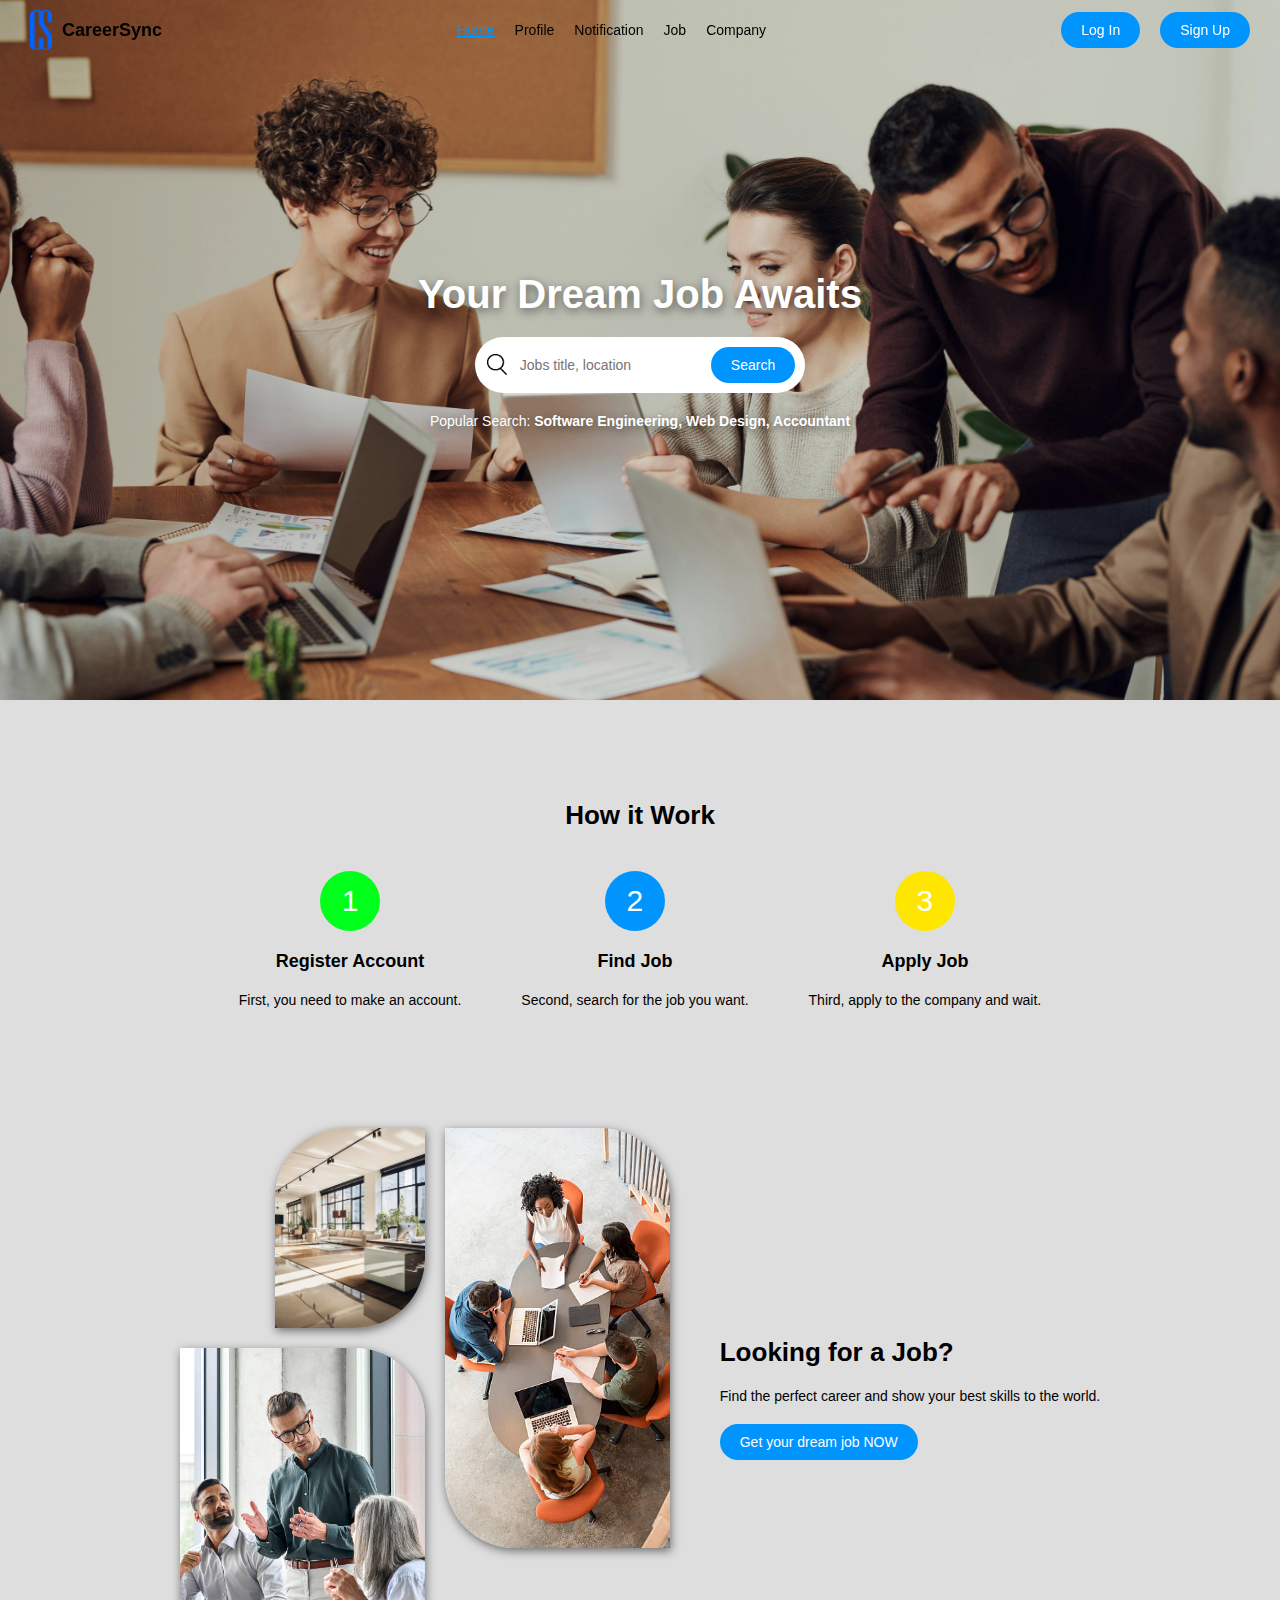
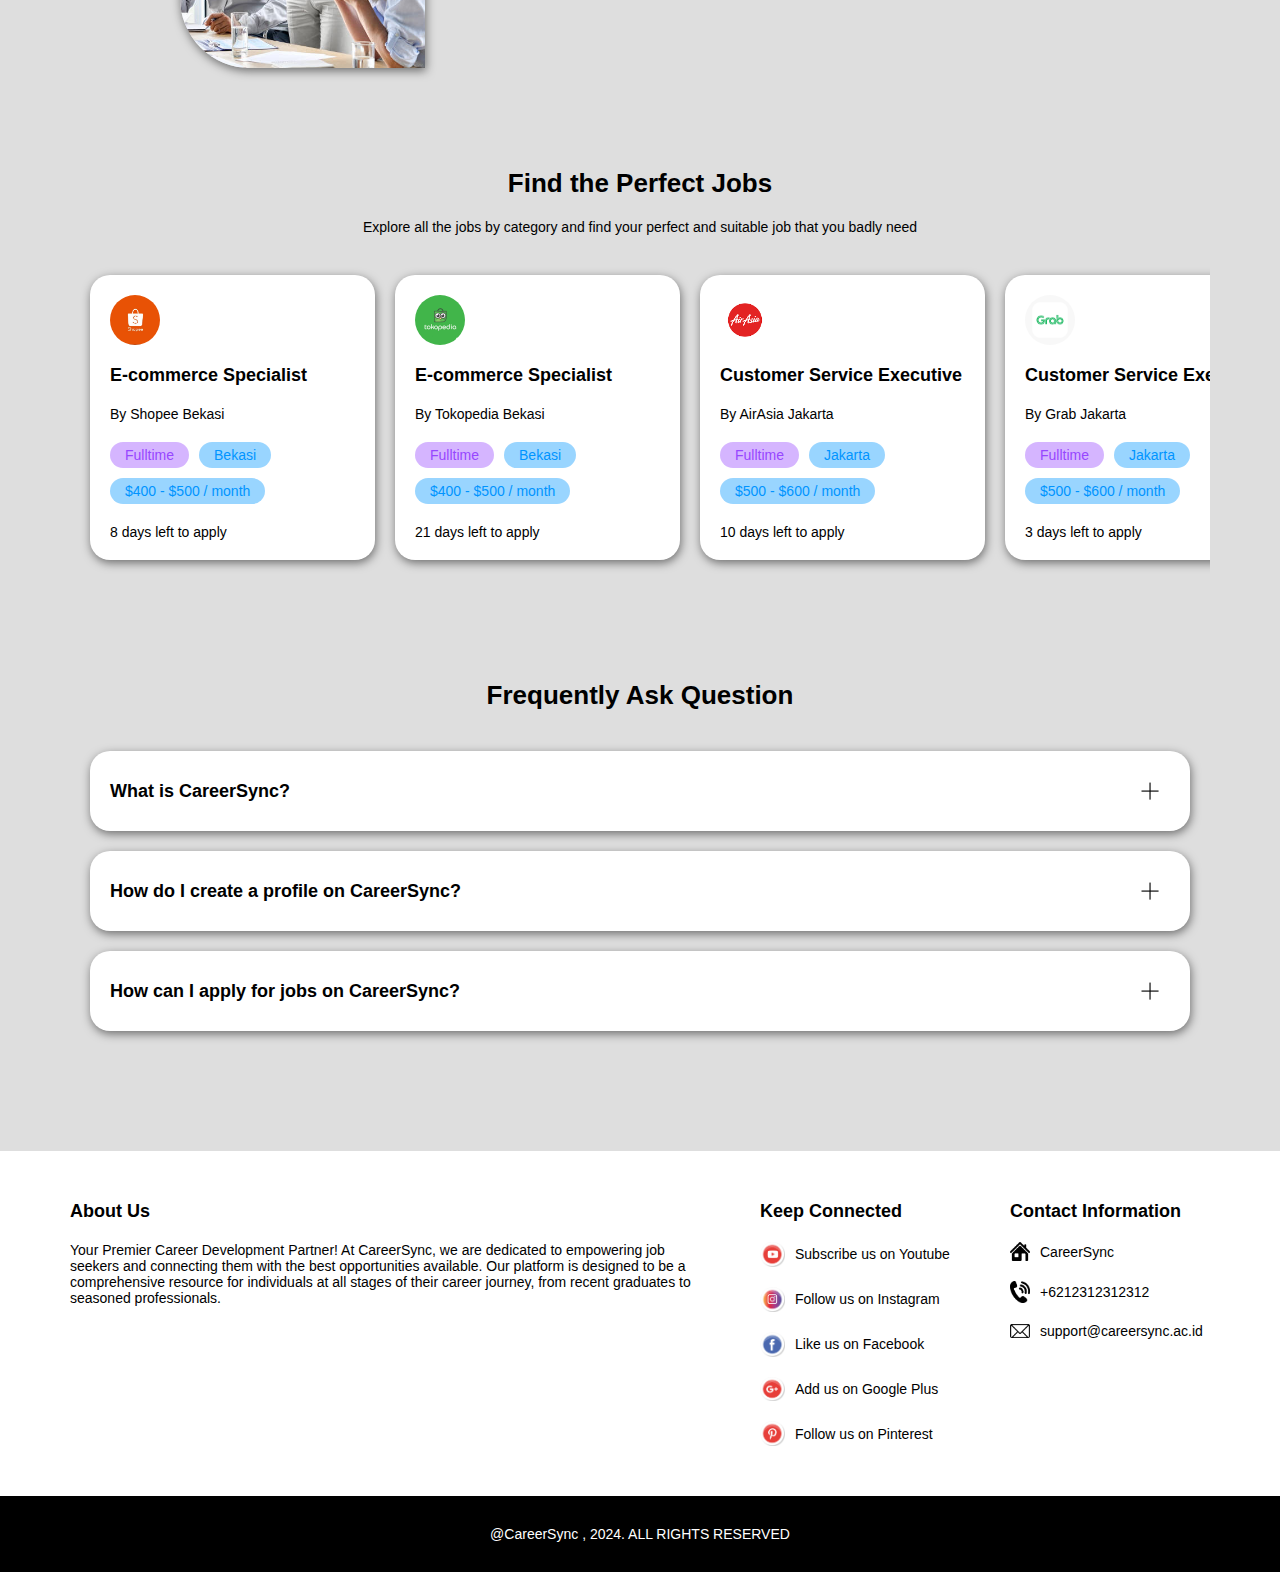
<file: index.html>
<!DOCTYPE html>
<html lang="en">
<head>
    <meta charset="UTF-8">
    <meta name="viewport" content="width=device-width, initial-scale=1.0">
    <link rel="shortcut icon" href="./web/user/assets/logo.png" type="image/x-icon">
    <title>Change</title>
</head>
<body>
    <script>
        window.location.href = './web/user/html/home.html';
    </script>
</body>
</html>
</file>
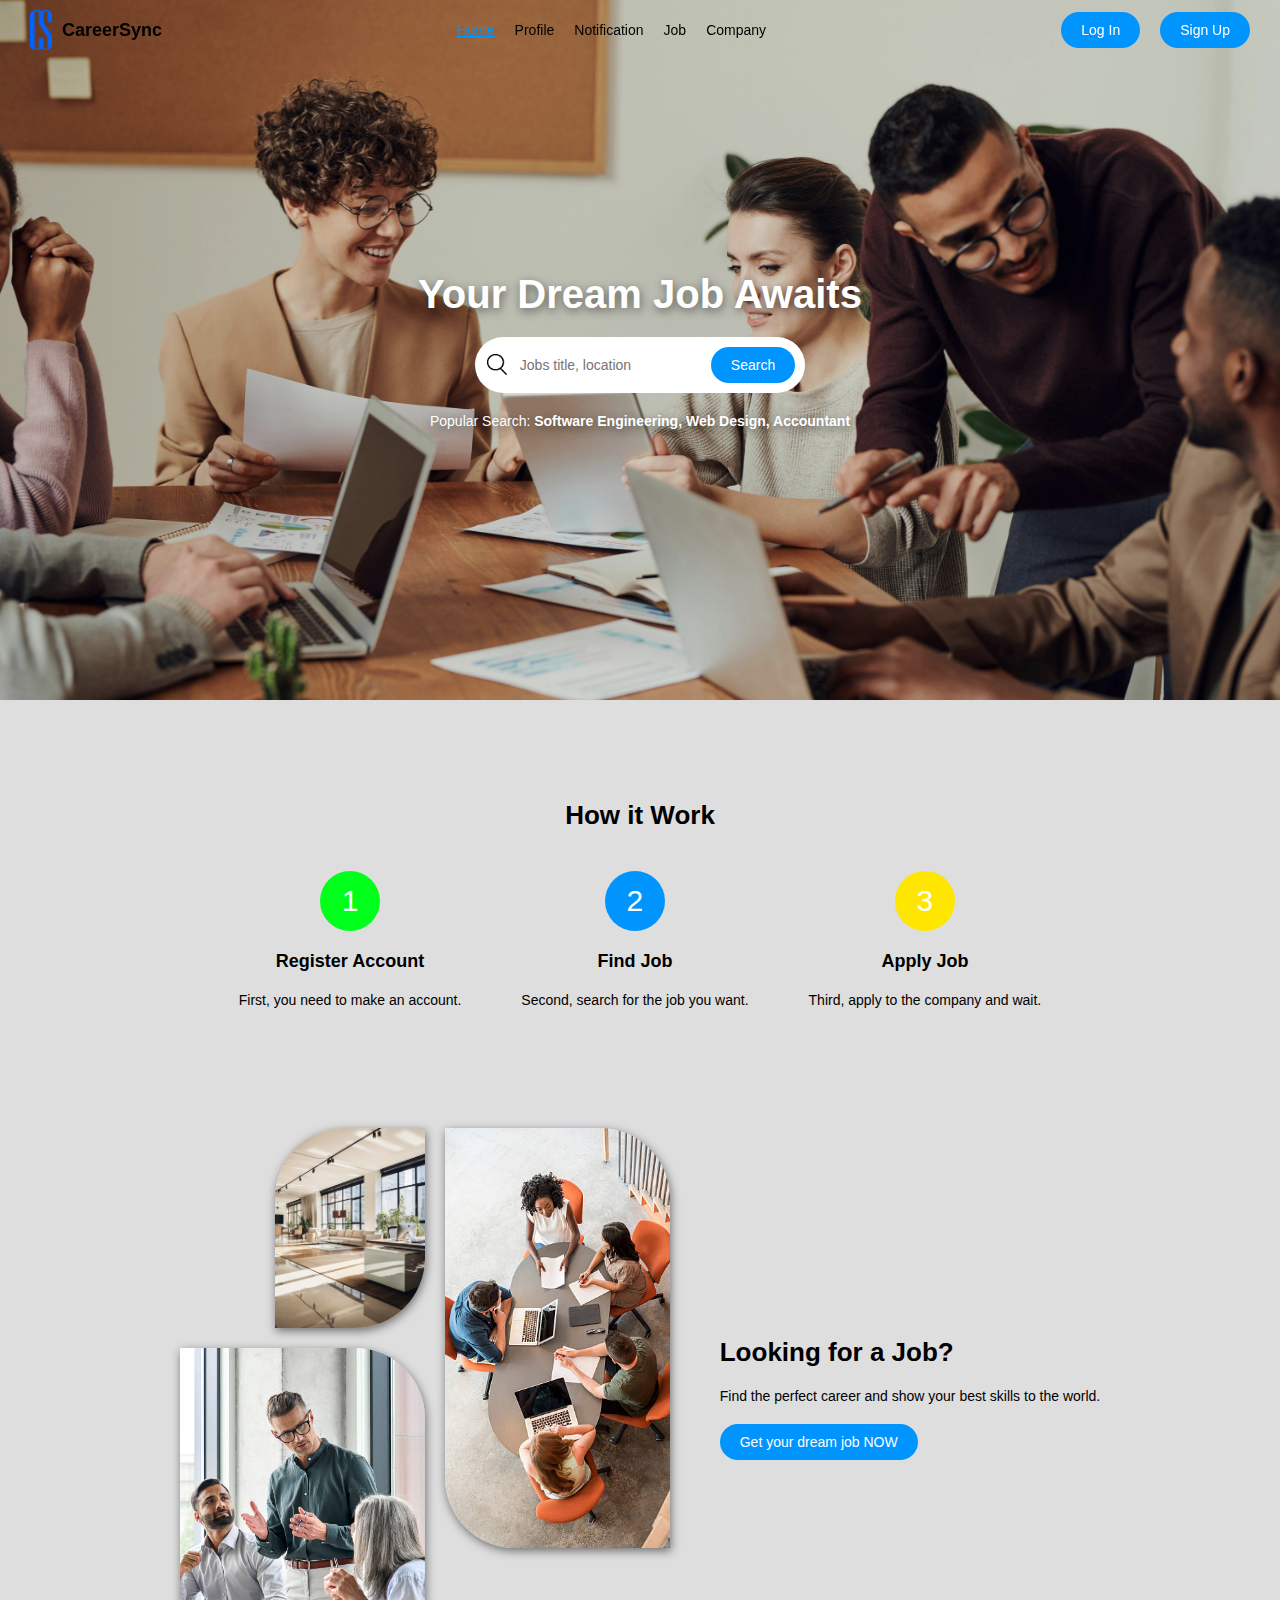
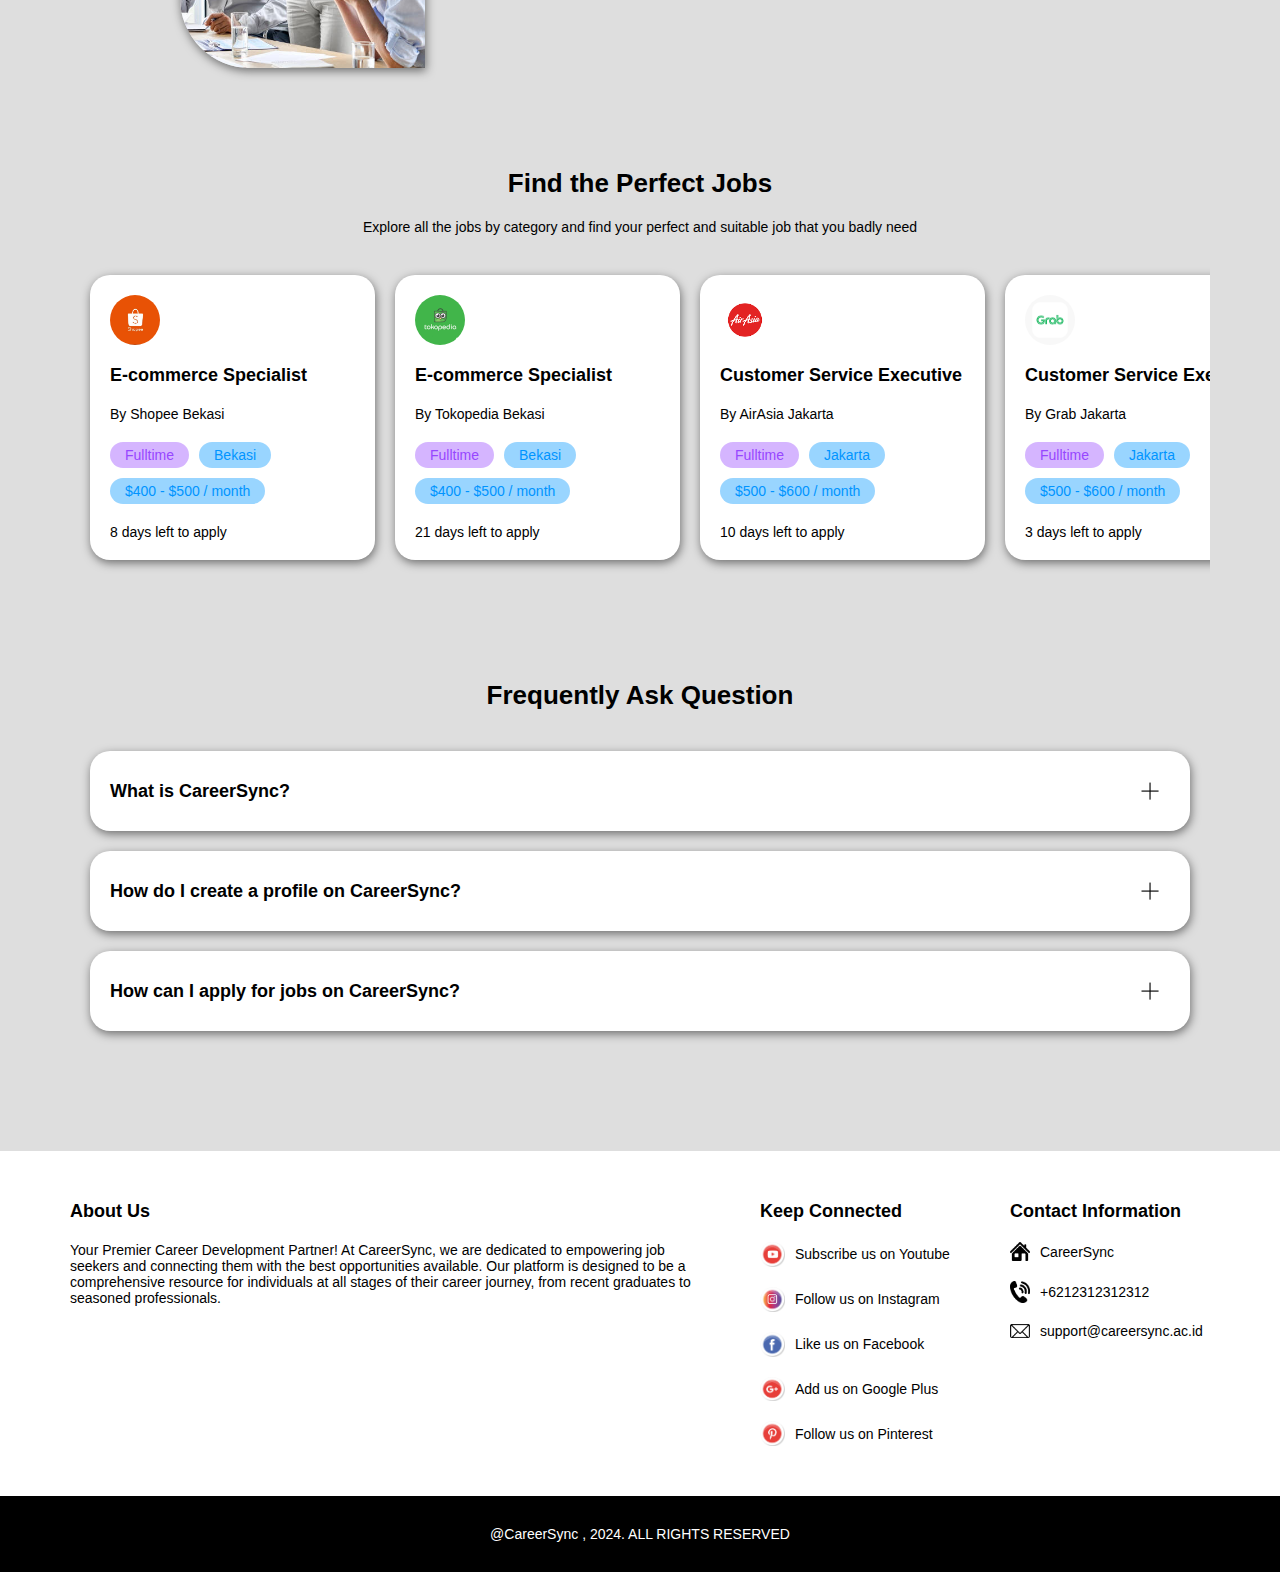
<file: web/index.html>
<!DOCTYPE html>
<html lang="en">
<head>
    <meta charset="UTF-8">
    <meta name="viewport" content="width=device-width, initial-scale=1.0">
    <link rel="shortcut icon" href="./user/assets/logo.png" type="image/x-icon">
    <title>Change</title>
</head>
<body>
    <script>
        window.location.href = './user/html/home.html';
    </script>
</body>
</html>
</file>
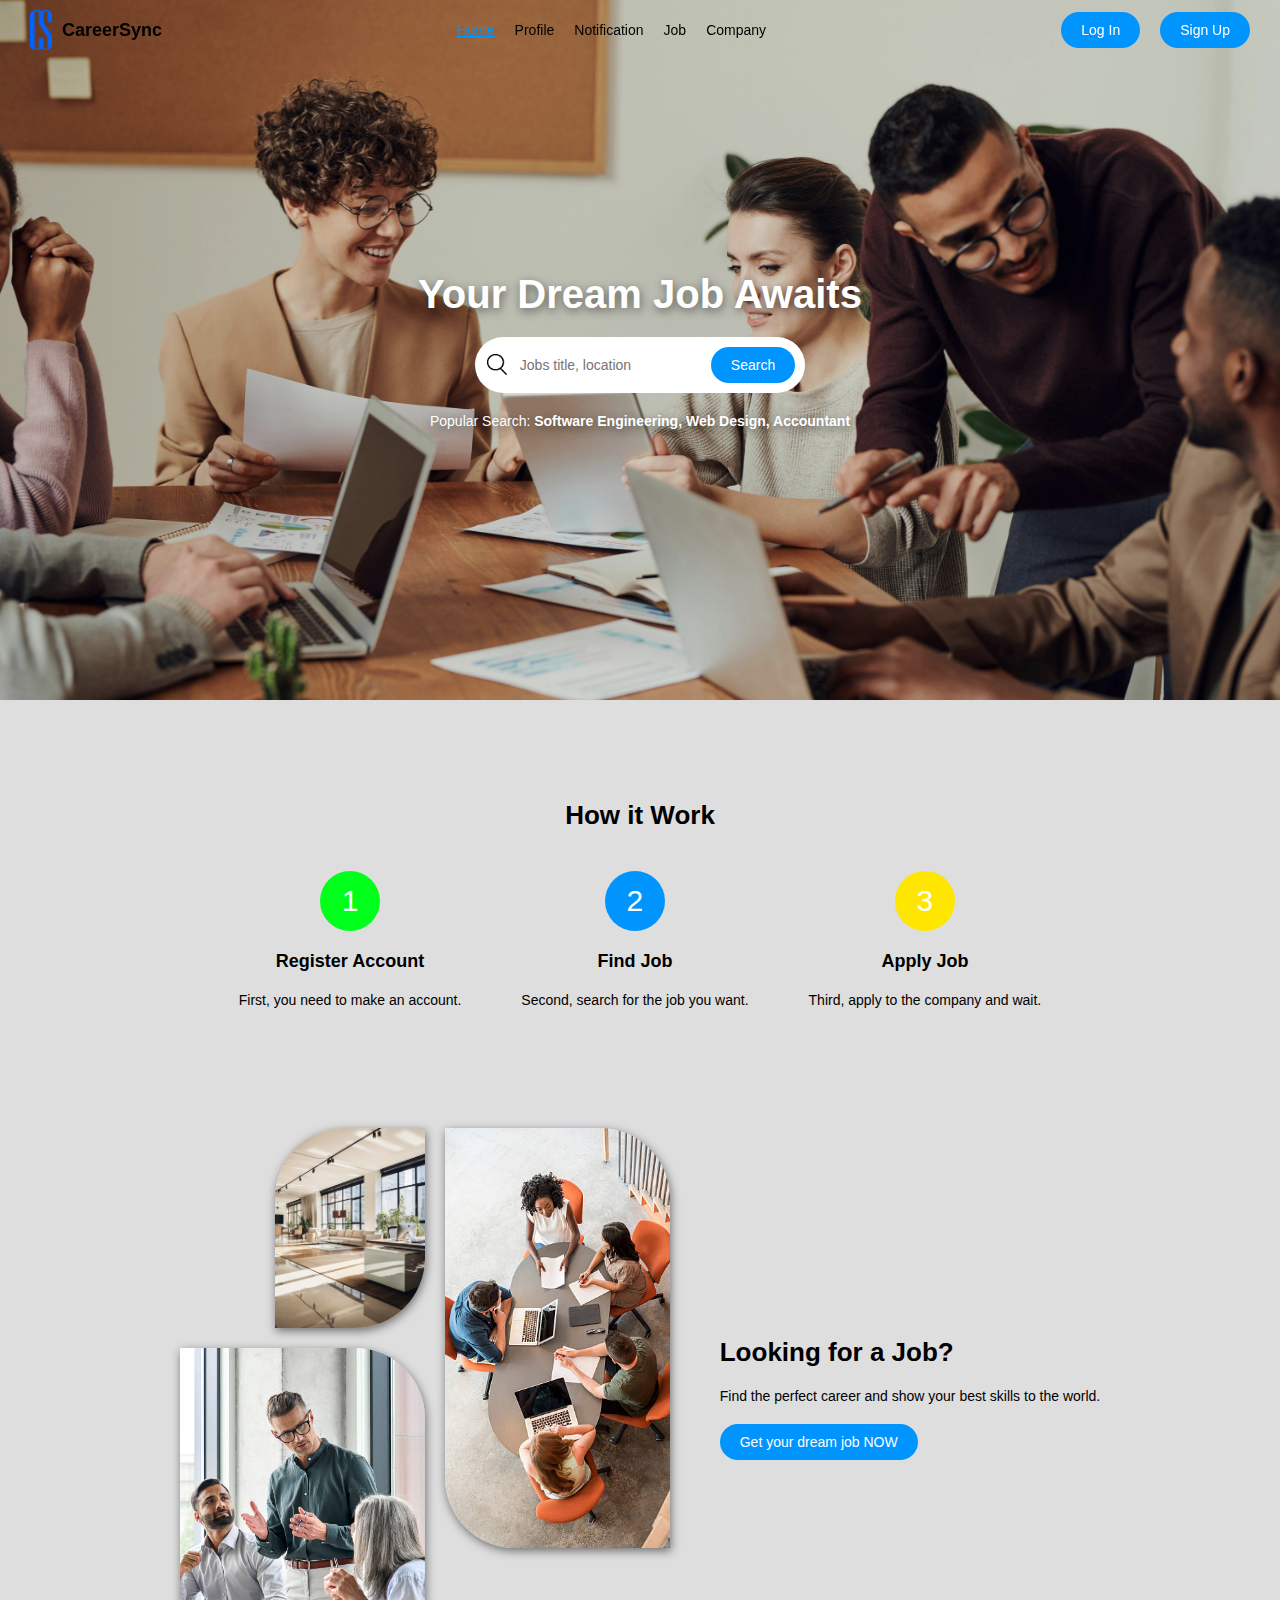
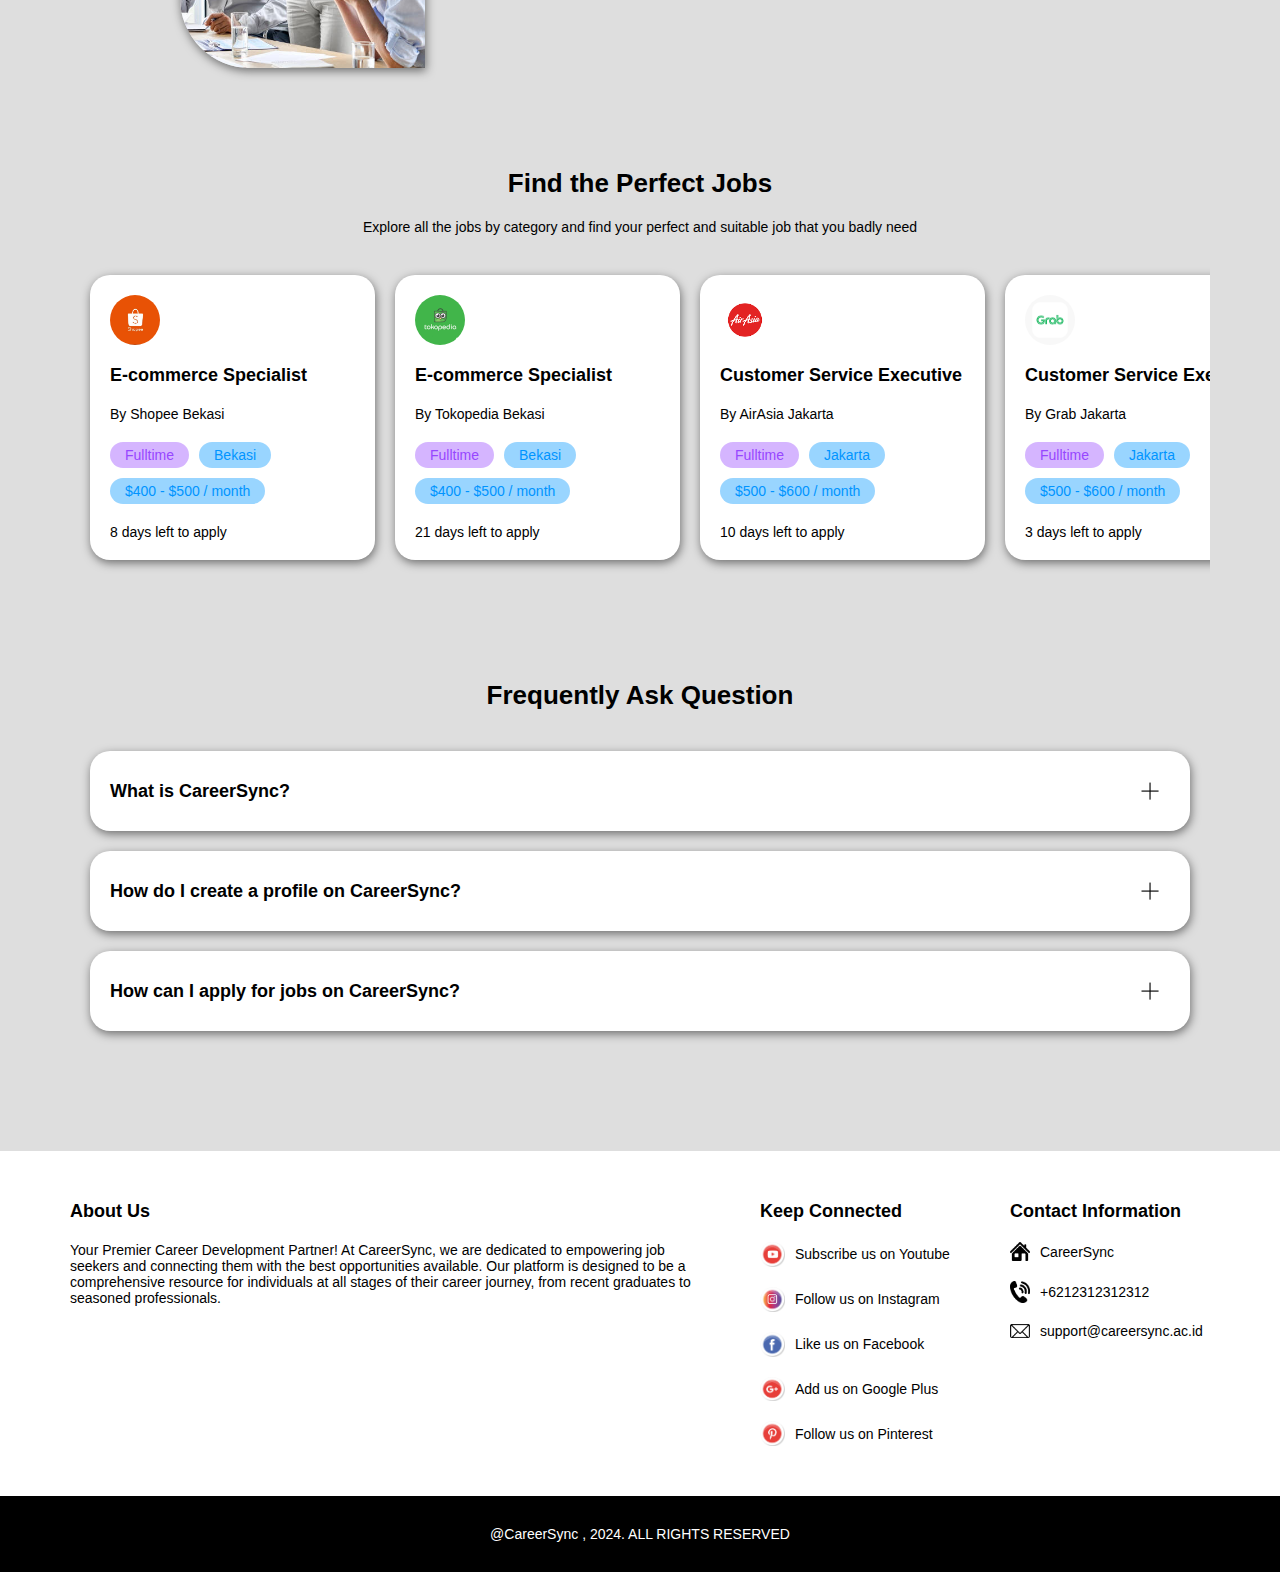
<file: web/user/index.html>
<!DOCTYPE html>
<html lang="en">
<head>
    <meta charset="UTF-8">
    <meta name="viewport" content="width=device-width, initial-scale=1.0">
    <link rel="shortcut icon" href="./assets/logo.png" type="image/x-icon">
    <title>Change</title>
</head>
<body>
    <script>
        window.location.href = './html/home.html';
    </script>
</body>
</html>
</file>
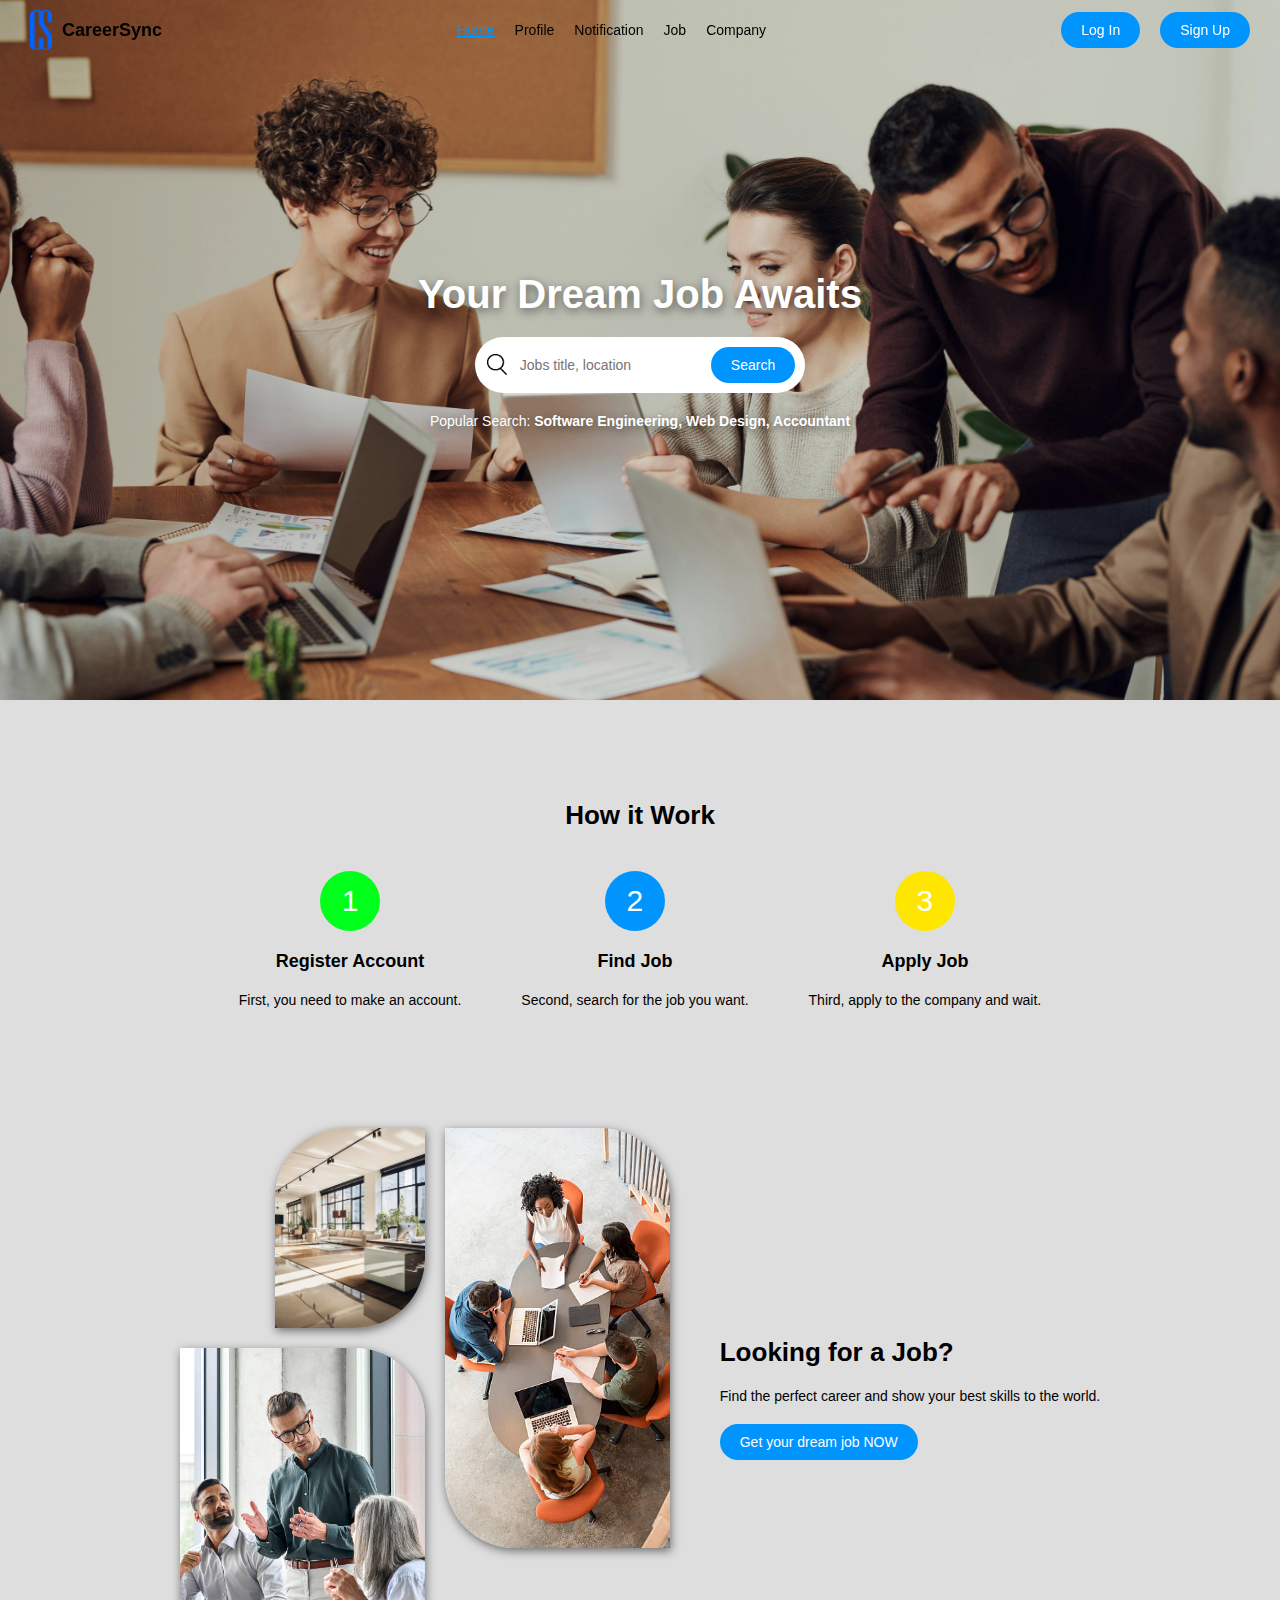
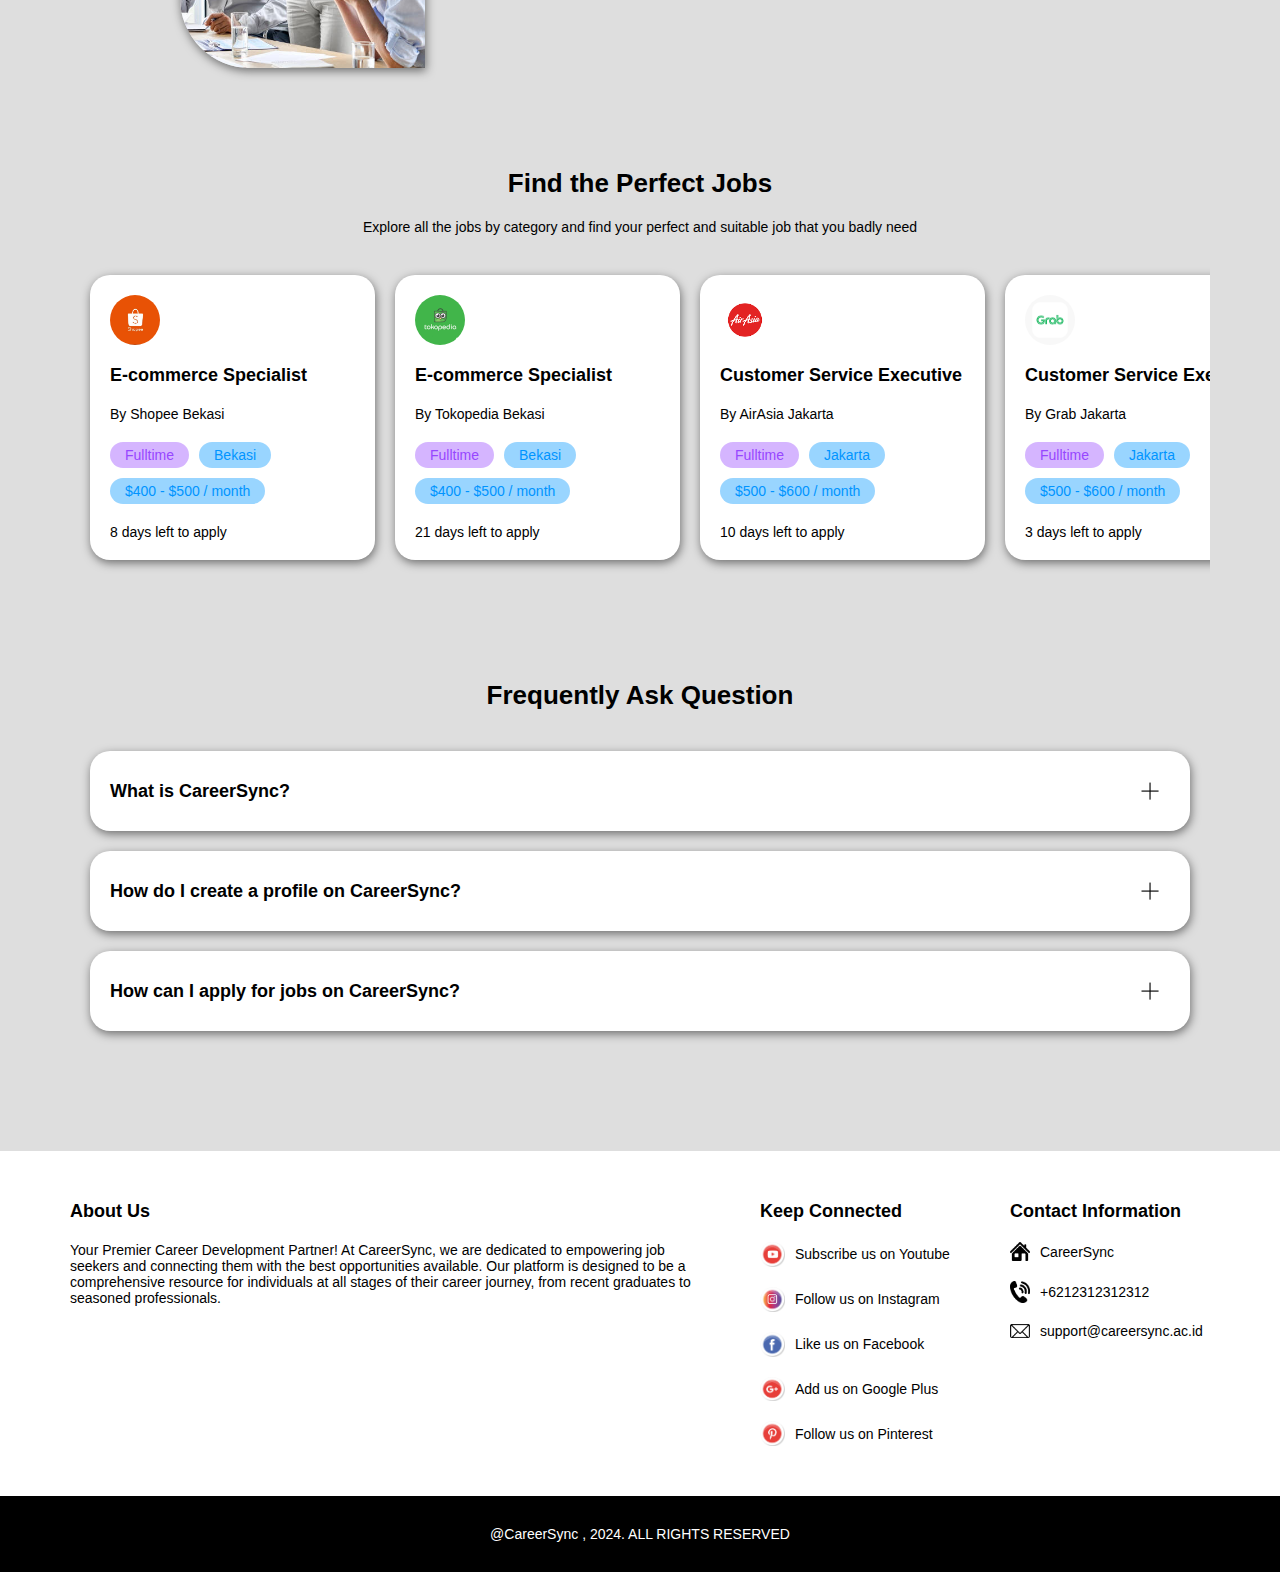
<file: web/user/assets/index.html>
<!DOCTYPE html>
<html lang="en">
<head>
    <meta charset="UTF-8">
    <meta name="viewport" content="width=device-width, initial-scale=1.0">
    <link rel="shortcut icon" href="../assets/logo.png" type="image/x-icon">
    <title>Change</title>
</head>
<body>
    <script>
        window.location.href = '../html/home.html';
    </script>
</body>
</html>
</file>
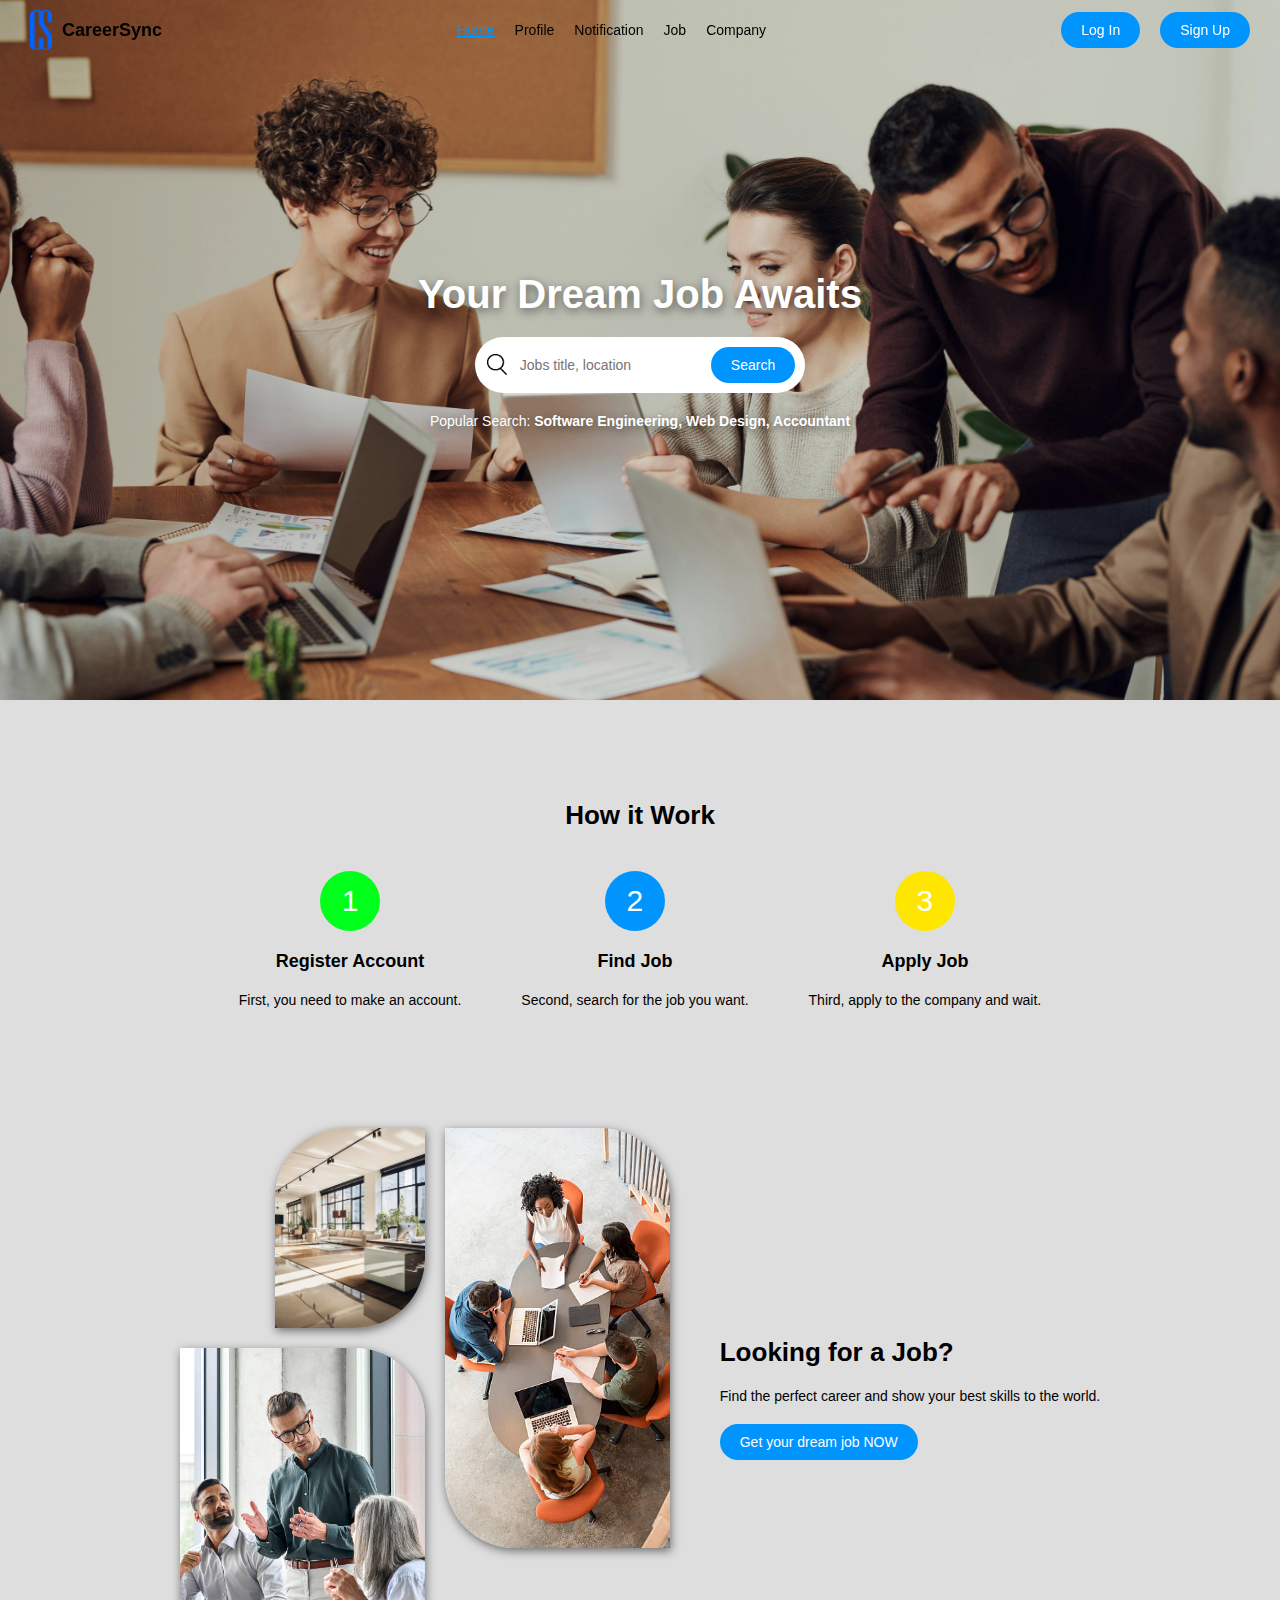
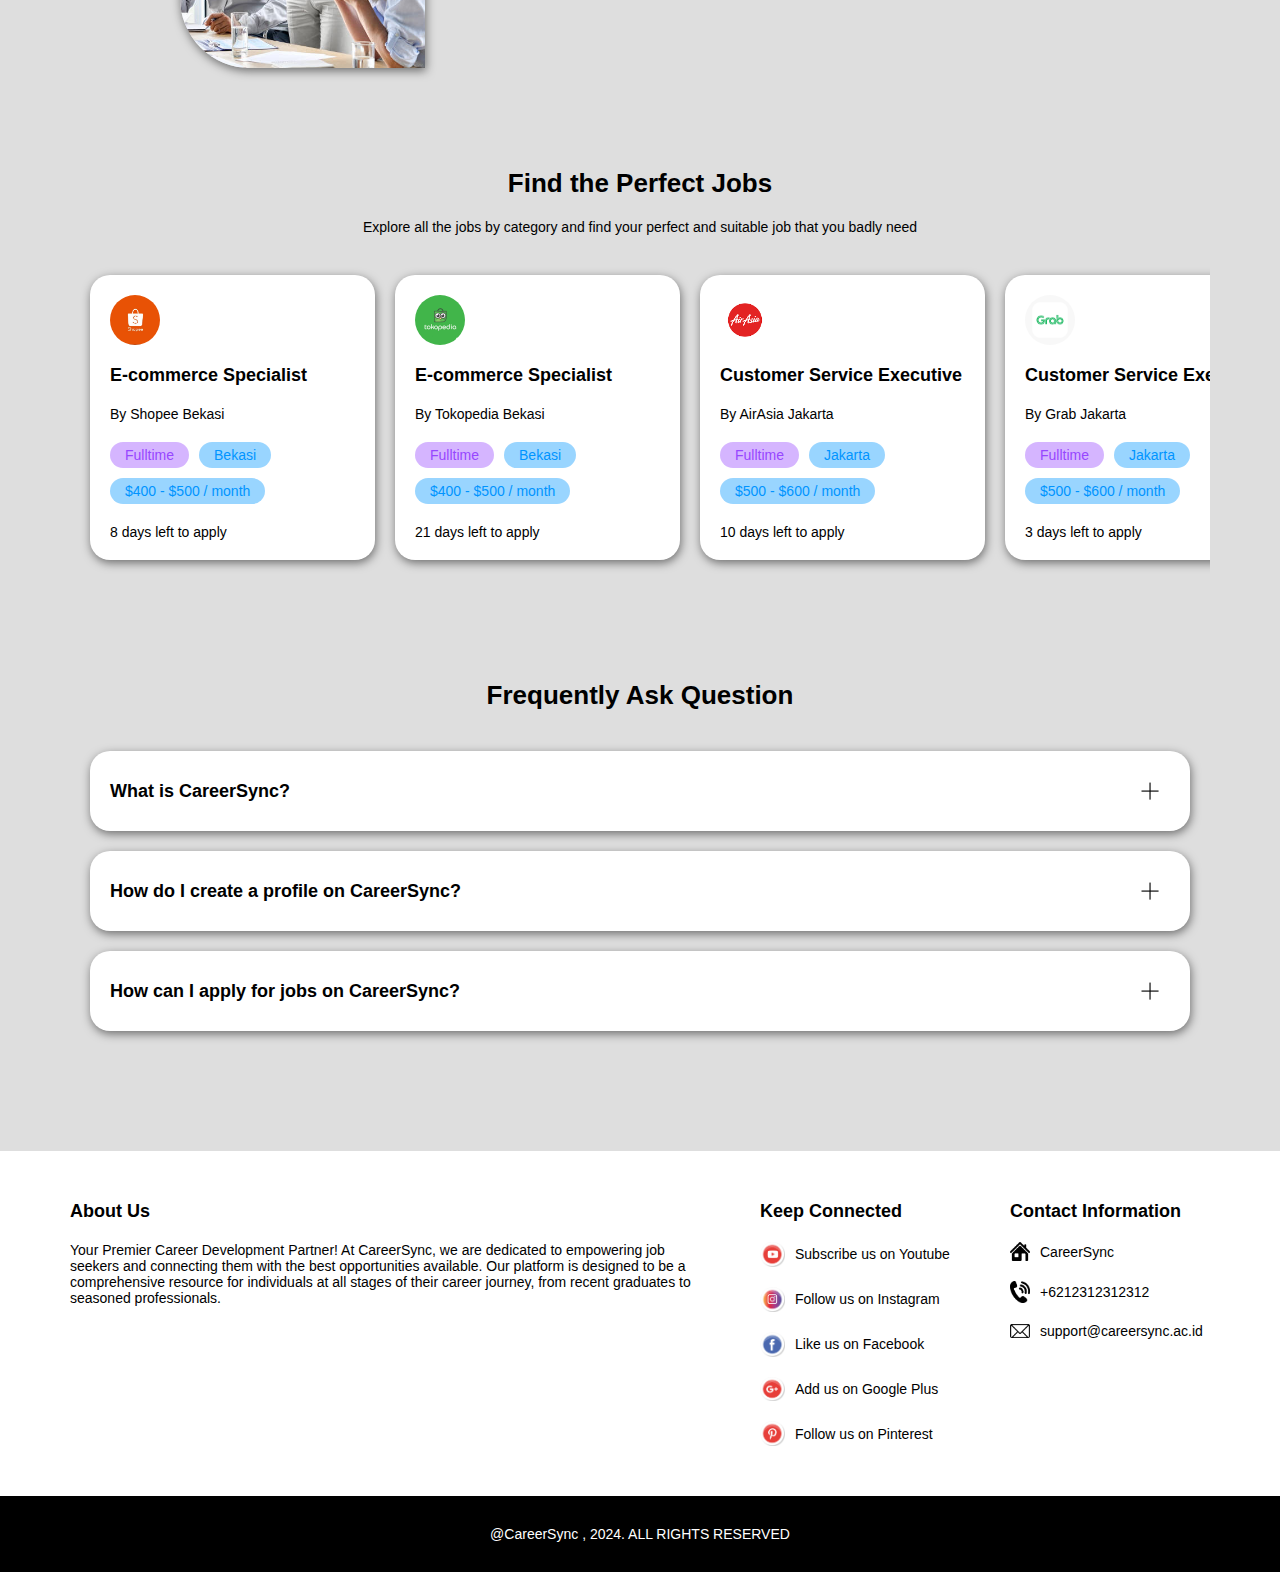
<file: web/user/html/index.html>
<!DOCTYPE html>
<html lang="en">
<head>
    <meta charset="UTF-8">
    <meta name="viewport" content="width=device-width, initial-scale=1.0">
    <link rel="shortcut icon" href="../assets/logo.png" type="image/x-icon">
    <title>Change</title>
</head>
<body>
    <script>
        window.location.href = './home.html';
    </script>
</body>
</html>
</file>
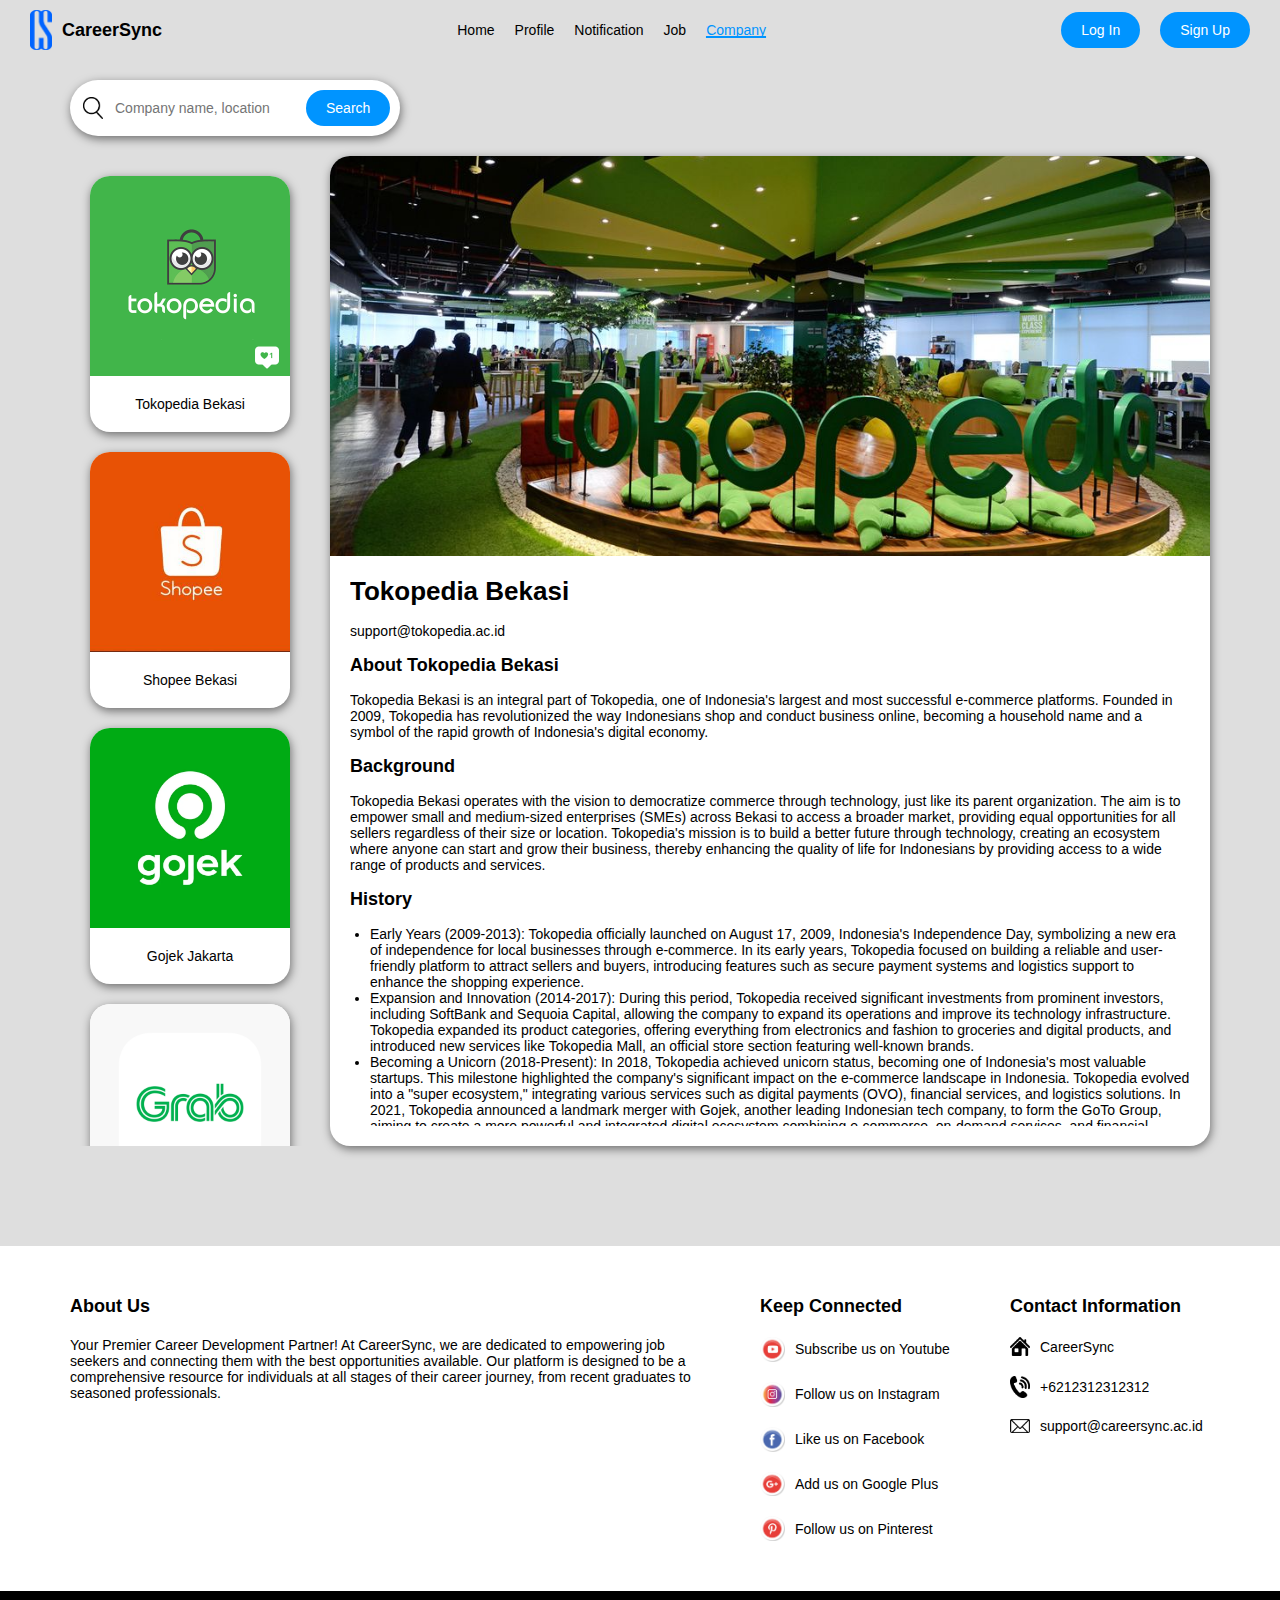
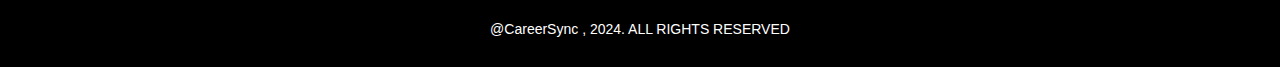
<file: web/user/html/company.html>
<!DOCTYPE html>
<html lang="en">
<head>
    <meta charset="UTF-8">
    <meta name="viewport" content="width=device-width, initial-scale=1.0">
    <title>CareerSync (Company)</title>
    <link rel="shortcut icon" href="../assets/logo.png" type="image/x-icon">
    <link rel="stylesheet" href="../css/company.css">
</head>
<body>
    <div class="navbar">
        <div class="navbar-left">
            <img src="../assets/logo.png" alt="">
            <h3>CareerSync</h3>
        </div>
        <div class="navbar-middle">
            <a href="./home.html" class="home-button button-2">Home</a>
            <a href="./profile.html" class="profile-button button-2">Profile</a>
            <a href="./notification.html" class="notification-button button-2">Notification</a>
            <a href="./job.html" class="job-button button-2">Job</a>
            <a href="./company.html" class="company-button button-2 selected-button-2">Company</a>
        </div>
        <div class="navbar-right">
            <a class="login button-1" href="./login.html">Log In</a>
            <a class="signup button-1" href="./signup.html">Sign Up</a>
            <img src="../assets/hamburger_button.png" alt="" class="hamburger-button">
        </div>
        <div class="hamburger-menu">
            <a href="./login.html">Log In</a>
            <a href="./signup.html">Sign Up</a>
        </div>
    </div>

    <div class="content">
        <div class="content-top">
            <div class="search-bar">
                <div>
                    <img src="../assets/search.png" alt="">
                </div>
                <input type="search" name="" class="search-text" id="search-title" placeholder="Company name, location">
                <div class="search-button button-1">Search</div>
            </div>
        </div>
        <div class="content-bottom">
            <div class="content-left">
                <div class="company-list-button">
                    <div class="company-logo">
                        <img src="../assets/tokopedia.jpg" alt="">
                    </div>
                    <p>Tokopedia</p>
                </div>
                <div class="company-list-button">
                    <div class="company-logo">
                        <img src="../assets/gojek.jpg" alt="">
                    </div>
                    <p>Gojek</p>
                </div>
                <div class="company-list-button">
                    <div class="company-logo">
                        <img src="../assets/gojek.jpg" alt="">
                    </div>
                    <p>Gojek</p>
                </div>
                <div class="company-list-button">
                    <div class="company-logo">
                        <img src="../assets/gojek.jpg" alt="">
                    </div>
                    <p>Gojek</p>
                </div>
                <div class="company-list-button">
                    <div class="company-logo">
                        <img src="../assets/gojek.jpg" alt="">
                    </div>
                    <p>Gojek</p>
                </div>
            </div>
            <div class="content-right">
                <div class="company-office-picture">
                    <img src="../assets/tokopedia_office.jpg" alt="" id="company-background-image">
                </div>
                <div class="company-description">
                    <p id="company-description-text"></p>
                </div>
            </div>
        </div>
    </div>

    <div class="footer">
        <div class="footer-top">
            <div class="footer-left">
                <h3>About Us</h3>
                <p>Your Premier Career Development Partner! At CareerSync, we are dedicated to empowering job seekers and connecting them with the best opportunities available. Our platform is designed to be a comprehensive resource for individuals at all stages of their career journey, from recent graduates to seasoned professionals.</p>
            </div>
            <div class="footer-middle">
                <h3>Keep Connected</h3>
                <div>
                    <img src="../assets/youtube.png" alt="">
                    <p>Subscribe us on Youtube</p>
                </div>
                <div>
                    <img src="../assets/instagram.png" alt="">
                    <p>Follow us on Instagram</p>
                </div>
                <div>
                    <img src="../assets/facebook.png" alt="">
                    <p>Like us on Facebook</p>
                </div>
                <div>
                    <img src="../assets/google_plus.png" alt="">
                    <p>Add us on Google Plus</p>
                </div>
                <div>
                    <img src="../assets/pinterest.png" alt="">
                    <p>Follow us on Pinterest</p>
                </div>
            </div>
            <div class="footer-right">
                <h3>Contact Information</h3>
                <div>
                    <img src="../assets/home.png" alt="">
                    <p>CareerSync</p>
                </div>
                <div>
                    <img src="../assets/phone.png" alt="">
                    <p>+6212312312312</p>
                </div>
                <div>
                    <img src="../assets/mail.png" alt="">
                    <p>support@careersync.ac.id</p>
                </div>
            </div>
        </div>
        <div class="footer-bottom">
            <p>@CareerSync , 2024. ALL RIGHTS RESERVED</p>
        </div>
    </div>
    <script src="../../database.js"></script>
    <script src="../js/company.js"></script>
</body>
</html>
</file>
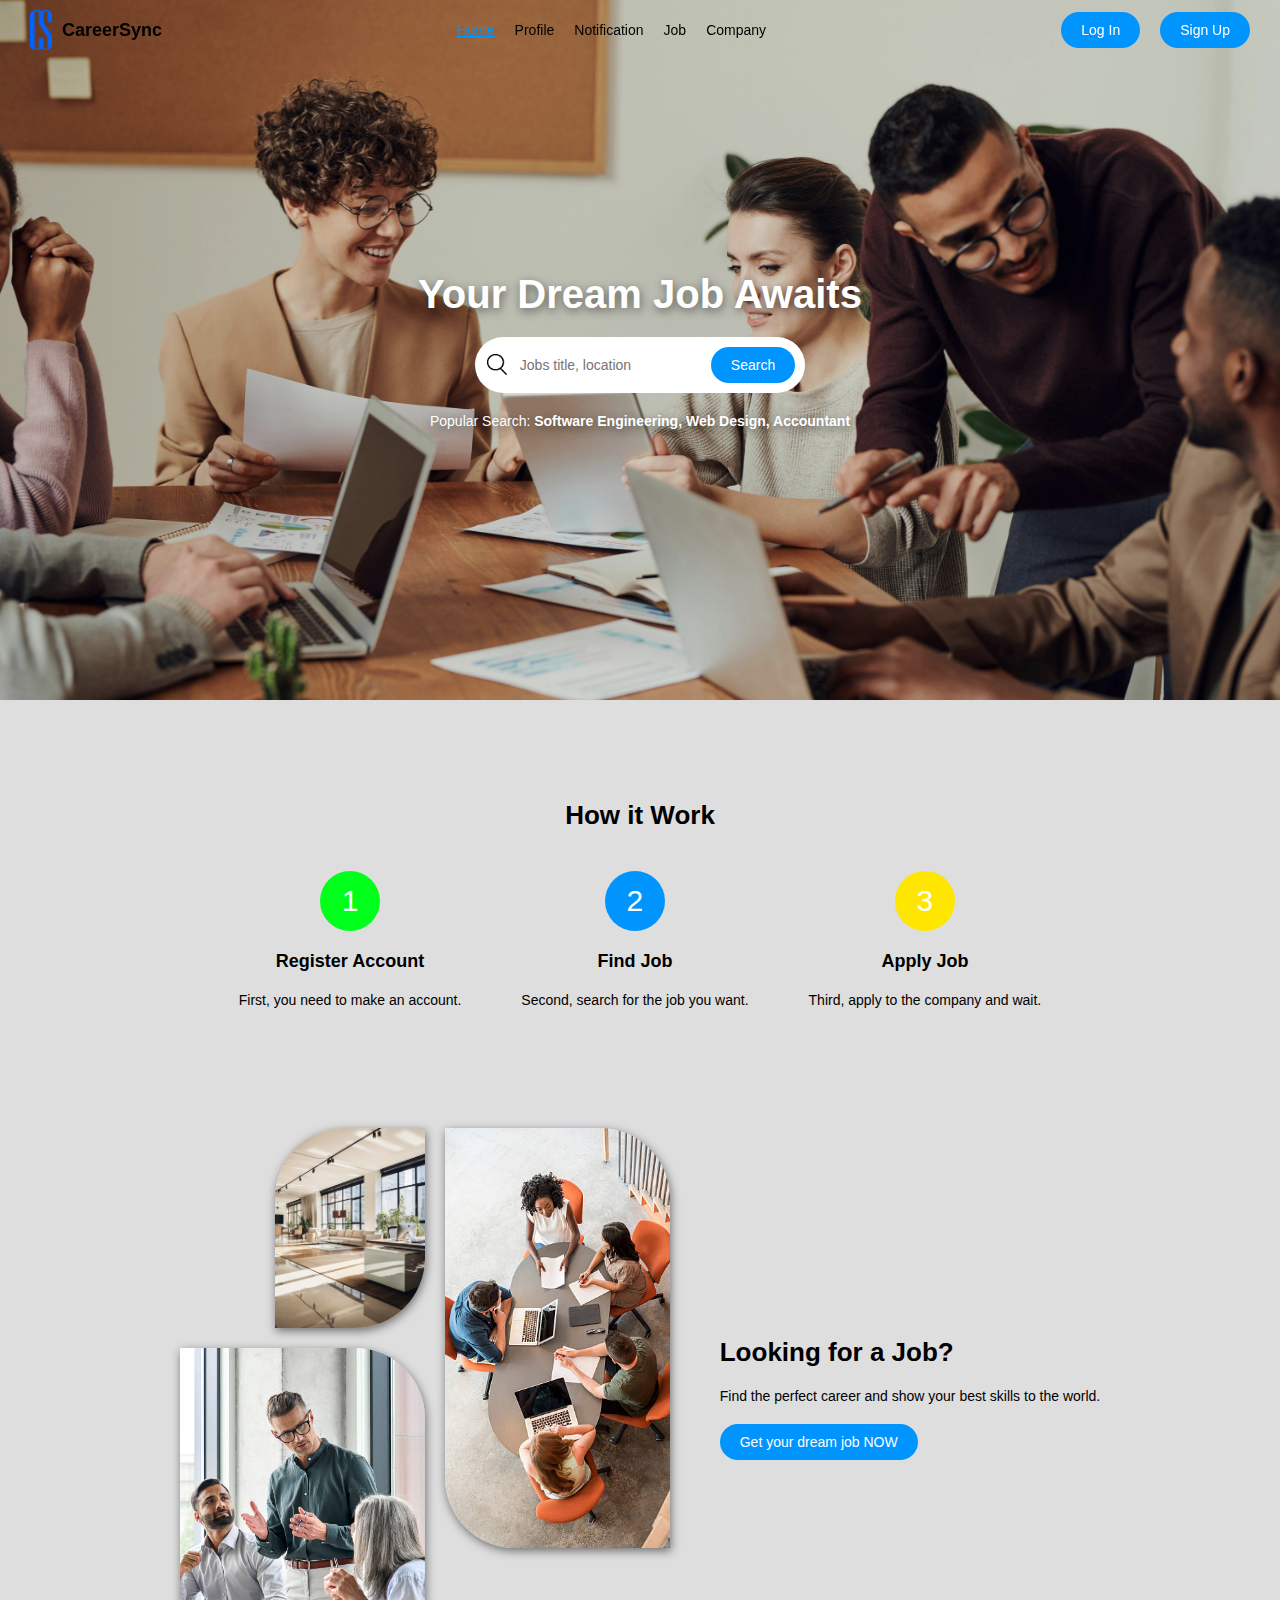
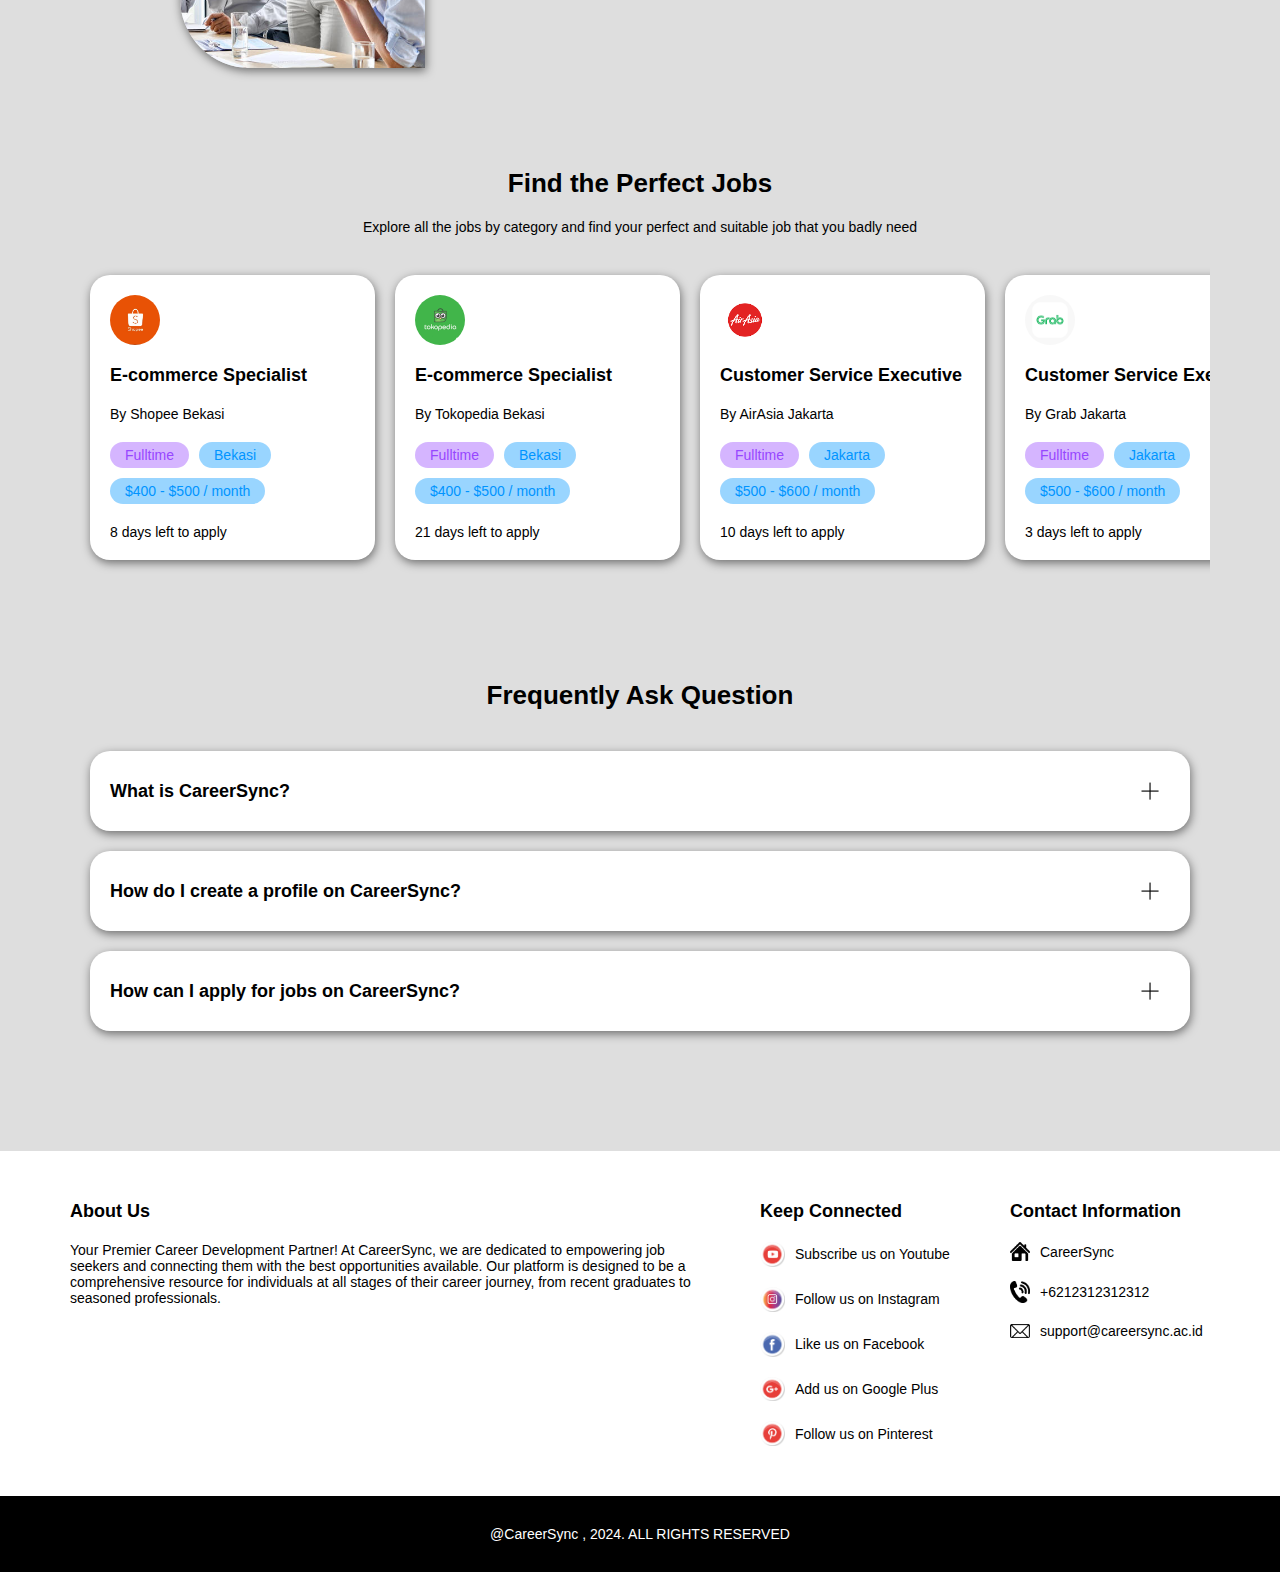
<file: web/user/html/home.html>
<!DOCTYPE html>
<html lang="en">
<head>
    <meta charset="UTF-8">
    <meta name="viewport" content="width=device-width, initial-scale=1.0">
    <title>CareerSync (Home)</title>
    <link rel="stylesheet" href="../css/home.css">
    <link rel="shortcut icon" href="../assets/logo.png" type="image/x-icon">
</head>
<body>
    <div class="navbar">

        <div class="navbar-left">
            <img src="../assets/logo.png" alt="">
            <h3>CareerSync</h3>
        </div>
        <div class="navbar-middle">
            <a href="./home.html" class="home-button button-2 selected-button-2">Home</a>
            <a href="./profile.html" class="profile-button button-2">Profile</a>
            <a href="./notification.html" class="notification-button button-2">Notification</a>
            <a href="./job.html" class="job-button button-2">Job</a>
            <a href="./company.html" class="company-button button-2">Company</a>
        </div>
        <div class="navbar-right">
            <a class="login button-1" href="./login.html">Log In</a>
            <a class="signup button-1" href="./signup.html">Sign Up</a>
            <img src="../assets/hamburger_button.png" alt="" class="hamburger-button">
        </div>
        <div class="hamburger-menu">
            <a href="./login.html">Log In</a>
            <a href="./signup.html">Sign Up</a>
        </div>

    </div>

    <div class="header">
        <h1>Your Dream Job Awaits</h1>
        <div class="search-bar">
            <div>
                <img src="../assets/search.png" alt="">
            </div>
            <input type="search" name="" class="search-text" id="search-title" placeholder="Jobs title, location">
            <div class="search-button button-1">Search</div>
        </div>
        <p>Popular Search: <b>Software Engineering, Web Design, Accountant</b></p>
        <img src="../assets/header_1.jpg" alt="">
    </div>

    <div class="content">
        <div class="tutorial">
            <h2>How it Work</h2>
            <div class="tutorial-bottom">
                <div class="tutorial-part tutorial-1">
                    <div>1</div>
                    <h3>Register Account</h3>
                    <p>First, you need to make an account.</p>
                </div>
                <div class="tutorial-part tutorial-2">
                    <div>2</div>
                    <h3>Find Job</h3>
                    <p>Second, search for the job you want.</p>
                </div>
                <div class="tutorial-part tutorial-3">
                    <div>3</div>
                    <h3>Apply Job</h3>
                    <p>Third, apply to the company and wait.</p>
                </div>
            </div>
        </div>
        <div class="post-job">
            <div class="post-job-left">
                <div class="post-job-1">
                    <img src="../assets/office.jpg" alt="">
                </div>
                <div class="post-job-2">
                    <img src="../assets/team_4.jpg" alt="">
                </div>
                <div class="post-job-3">
                    <img src="../assets/team_5.jpg" alt="">
                </div>
            </div>
            <div class="post-job-right">
                <h2>Looking for a Job?</h2>
                <p>
                    Find the perfect career and show your best skills to the world.
                </p>
                <a class="button-1" href="./job.html">Get your dream job NOW</a>
            </div>
        </div>
        <div class="jobs">
            <h2>Find the Perfect Jobs</h2>
            <p>Explore all the jobs by category and find your perfect and suitable job that you badly need</p>
            <div class="jobs-bottom">
                <div class="jobs-button">
                    <div class="company-logo">
                        <img src="../assets/logo_2.png" alt="">
                    </div>
                    <h3>Software Team Leader</h3>
                    <p>By CareerSync in Software Engineering</p>
                    <div class="jobs-information">
                        <div class="button-4">Fulltime</div>
                        <div class="button-3">Sidoarjo</div>
                        <div class="button-3">$400 - $500 / month</div>
                    </div>
                    <p>2 days left to apply</p>
                </div>
                <div class="jobs-button">
                    <div class="company-logo">
                        <img src="../assets/logo_2.png" alt="">
                    </div>
                    <h3>Software Team Leader</h3>
                    <p>By CareerSync in Software Engineering</p>
                    <div class="jobs-information">
                        <div class="button-4">Fulltime</div>
                        <div class="button-3">Sidoarjo</div>
                        <div class="button-3">$400 - $500 / month</div>
                    </div>
                    <p>2 days left to apply</p>
                </div>
                <div class="jobs-button">
                    <div class="company-logo">
                        <img src="../assets/logo_2.png" alt="">
                    </div>
                    <h3>Software Team Leader</h3>
                    <p>By CareerSync in Software Engineering</p>
                    <div class="jobs-information">
                        <div class="button-4">Fulltime</div>
                        <div class="button-3">Sidoarjo</div>
                        <div class="button-3">$400 - $500 / month</div>
                    </div>
                    <p>2 days left to apply</p>
                </div>
                <div class="jobs-button">
                    <div class="company-logo">
                        <img src="../assets/logo_2.png" alt="">
                    </div>
                    <h3>Software Team Leader</h3>
                    <p>By CareerSync in Software Engineering</p>
                    <div class="jobs-information">
                        <div class="button-4">Fulltime</div>
                        <div class="button-3">Sidoarjo</div>
                        <div class="button-3">$400 - $500 / month</div>
                    </div>
                    <p>2 days left to apply</p>
                </div>
                <div class="jobs-button">
                    <div class="company-logo">
                        <img src="../assets/logo_2.png" alt="">
                    </div>
                    <h3>Software Team Leader</h3>
                    <p>By CareerSync in Software Engineering</p>
                    <div class="jobs-information">
                        <div class="button-4">Fulltime</div>
                        <div class="button-3">Sidoarjo</div>
                        <div class="button-3">$400 - $500 / month</div>
                    </div>
                    <p>2 days left to apply</p>
                </div>
                <div class="jobs-button">
                    <div class="company-logo">
                        <img src="../assets/logo_2.png" alt="">
                    </div>
                    <h3>Software Team Leader</h3>
                    <p>By CareerSync in Software Engineering</p>
                    <div class="jobs-information">
                        <div class="button-4">Fulltime</div>
                        <div class="button-3">Sidoarjo</div>
                        <div class="button-3">$400 - $500 / month</div>
                    </div>
                    <p>2 days left to apply</p>
                </div> 
                <div class="jobs-button">
                    <div class="company-logo">
                        <img src="../assets/logo_2.png" alt="">
                    </div>
                    <h3>Software Team Leader</h3>
                    <p>By CareerSync in Software Engineering</p>
                    <div class="jobs-information">
                        <div class="button-4">Fulltime</div>
                        <div class="button-3">Sidoarjo</div>
                        <div class="button-3">$400 - $500 / month</div>
                    </div>
                    <p>2 days left to apply</p>
                </div>    
                <div class="jobs-button">
                    <div class="company-logo">
                        <img src="../assets/logo_2.png" alt="">
                    </div>
                    <h3>Software Team Leader</h3>
                    <p>By CareerSync in Software Engineering</p>
                    <div class="jobs-information">
                        <div class="button-4">Fulltime</div>
                        <div class="button-3">Sidoarjo</div>
                        <div class="button-3">$400 - $500 / month</div>
                    </div>
                    <p>2 days left to apply</p>
                </div>    
                <div class="jobs-button">
                    <div class="company-logo">
                        <img src="../assets/logo_2.png" alt="">
                    </div>
                    <h3>Software Team Leader</h3>
                    <p>By CareerSync in Software Engineering</p>
                    <div class="jobs-information">
                        <div class="button-4">Fulltime</div>
                        <div class="button-3">Sidoarjo</div>
                        <div class="button-3">$400 - $500 / month</div>
                    </div>
                    <p>2 days left to apply</p>
                </div>    
                <div class="jobs-button">
                    <div class="company-logo">
                        <img src="../assets/logo_2.png" alt="">
                    </div>
                    <h3>Software Team Leader</h3>
                    <p>By CareerSync in Software Engineering</p>
                    <div class="jobs-information">
                        <div class="button-4">Fulltime</div>
                        <div class="button-3">Sidoarjo</div>
                        <div class="button-3">$400 - $500 / month</div>
                    </div>
                    <p>2 days left to apply</p>
                </div>                                                                                                                                               
            </div>
        </div>
        <div class="faq">
            <h2>Frequently Ask Question</h2>
            <div class="faq-bottom">
                <div class="faq-question">
                    <div class="faq-content faq-content-1">
                        <h3>What is CareerSync?</h3>
                        <div class="faq-answer faq-answer-1">
                            <br>
                            CareerSync is an online platform that connects job seekers with employers. We provide tools and resources to help you find job opportunities that align with your skills and interests, and assist companies in recruiting top talent.
                        </div>
                    </div>
                    <div class="faq-button faq-button-1">
                        <img src="../assets/plus.png" alt="" class="faq-button-image-1">
                    </div>
                </div>
                <div class="faq-question">
                    <div class="faq-content faq-content-2">
                        <h3>How do I create a profile on CareerSync?</h3>
                        <div class="faq-answer faq-answer-2">
                            <br>
                            To create a profile on CareerSync, click the "Sign Up" button on the homepage. Enter your personal information and create a username and password. Then, build your profile by adding your educational background, work experience, and skills. Finally, upload your current resume to complete your profile.
                        </div>
                    </div>
                    <div class="faq-button faq-button-2">
                        <img src="../assets/plus.png" alt="" class="faq-button-image-2">
                    </div>
                </div>
                <div class="faq-question">
                    <div class="faq-content faq-content-3">
                        <h3>How can I apply for jobs on CareerSync?</h3>
                        <div class="faq-answer faq-answer-3">
                            <br>
                            To apply for jobs on CareerSync, use the search bar to find jobs that match your skills and interests. Click on a job listing to view the details, and if it's a good fit, click the "Apply Now" button. Submit your resume, cover letter, and any other required documents. You can track the status of your applications in the "My Applications" section of your profile.
                        </div>                        
                    </div>
                    <div class="faq-button faq-button-3">
                        <img src="../assets/plus.png" alt="" class="faq-button-image-3">
                    </div>
                </div>                
            </div>

        </div>
    </div>

    <div class="footer">
        <div class="footer-top">
            <div class="footer-left">
                <h3>About Us</h3>
                <p>Your Premier Career Development Partner! At CareerSync, we are dedicated to empowering job seekers and connecting them with the best opportunities available. Our platform is designed to be a comprehensive resource for individuals at all stages of their career journey, from recent graduates to seasoned professionals.</p>
            </div>
            <div class="footer-middle">
                <h3>Keep Connected</h3>
                <div>
                    <img src="../assets/youtube.png" alt="">
                    <p>Subscribe us on Youtube</p>
                </div>
                <div>
                    <img src="../assets/instagram.png" alt="">
                    <p>Follow us on Instagram</p>
                </div>
                <div>
                    <img src="../assets/facebook.png" alt="">
                    <p>Like us on Facebook</p>
                </div>
                <div>
                    <img src="../assets/google_plus.png" alt="">
                    <p>Add us on Google Plus</p>
                </div>
                <div>
                    <img src="../assets/pinterest.png" alt="">
                    <p>Follow us on Pinterest</p>
                </div>
            </div>
            <div class="footer-right">
                <h3>Contact Information</h3>
                <div>
                    <img src="../assets/home.png" alt="">
                    <p>CareerSync</p>
                </div>
                <div>
                    <img src="../assets/phone.png" alt="">
                    <p>+6212312312312</p>
                </div>
                <div>
                    <img src="../assets/mail.png" alt="">
                    <p>support@careersync.ac.id</p>
                </div>
            </div>
        </div>
        <div class="footer-bottom">
            <p>@CareerSync , 2024. ALL RIGHTS RESERVED</p>
        </div>
    </div>
    <script src="../../database.js"></script>
    <script src="../js/home.js"></script>
</body>
</html>
</file>
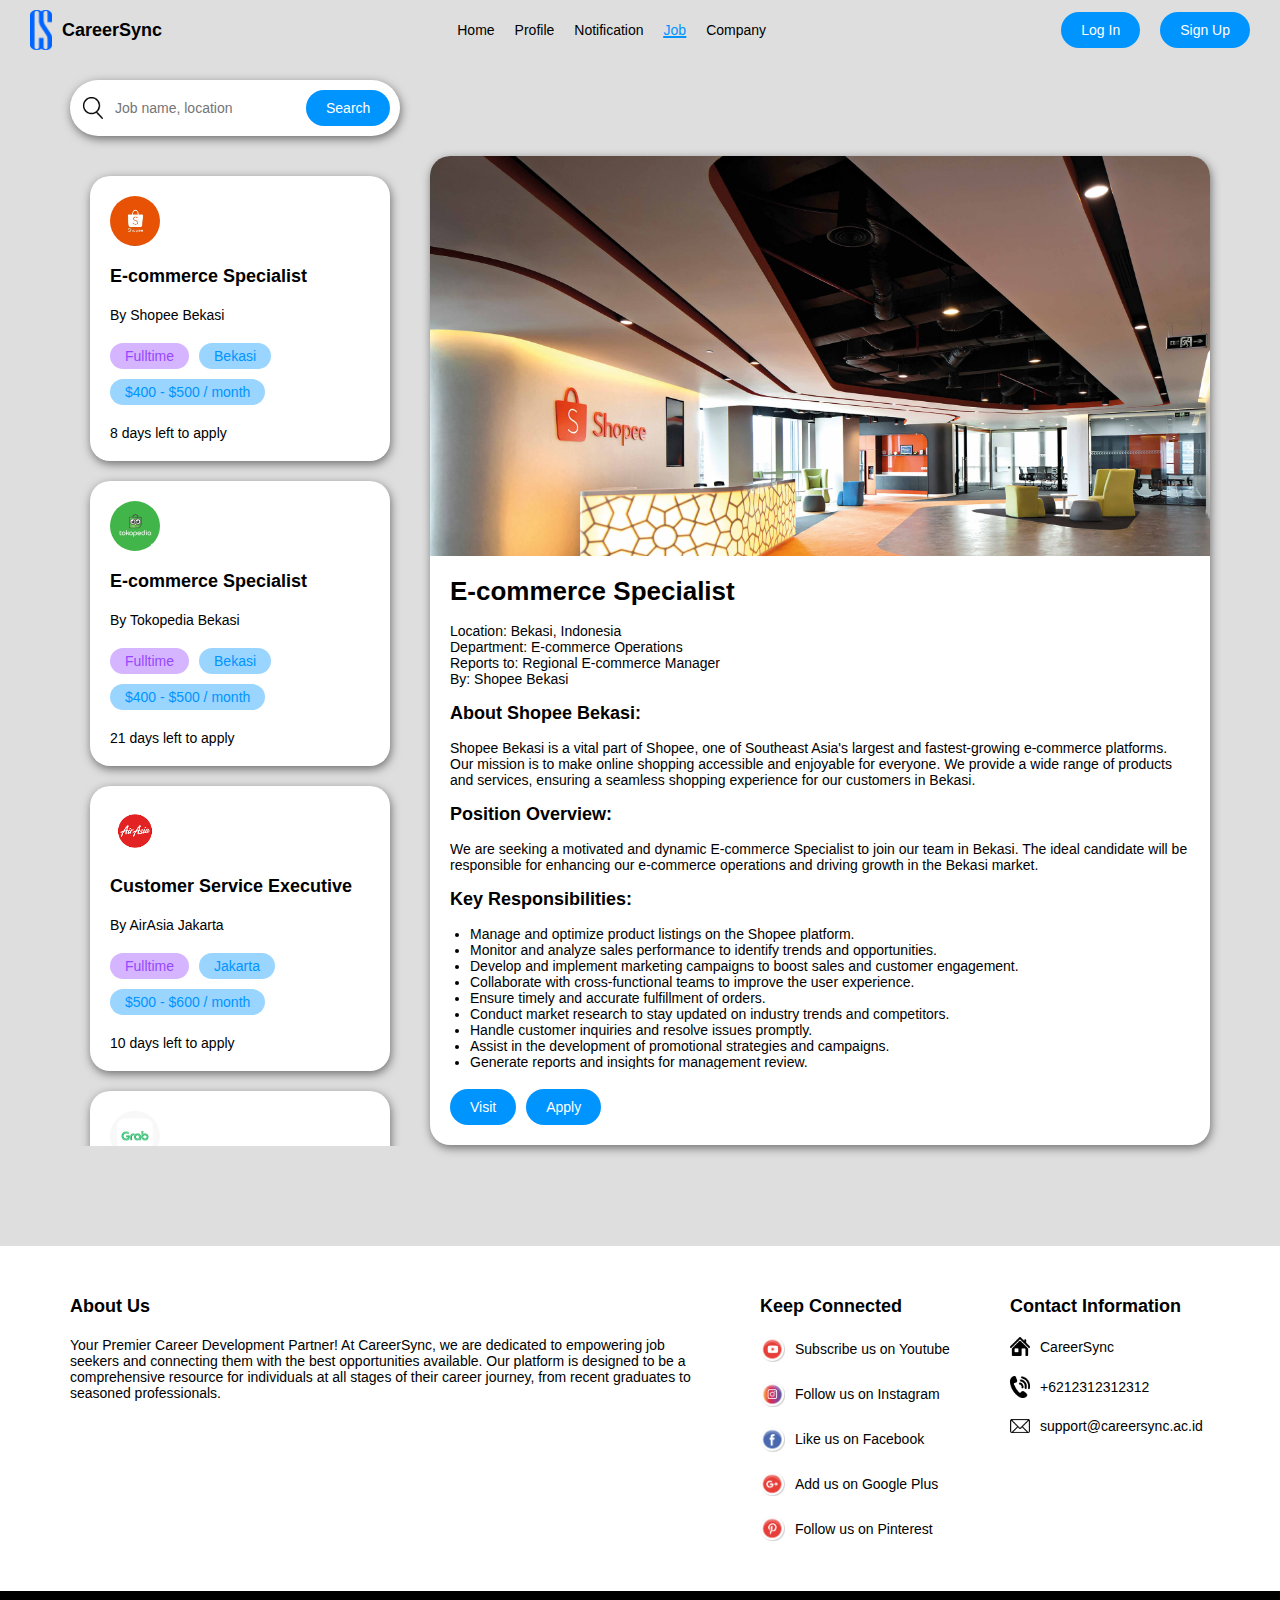
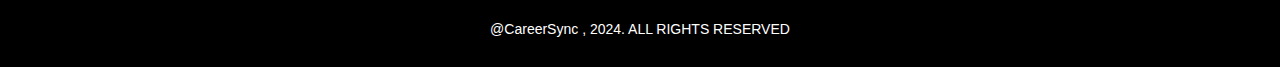
<file: web/user/html/job.html>
<!DOCTYPE html>
<html lang="en">
<head>
    <meta charset="UTF-8">
    <meta name="viewport" content="width=device-width, initial-scale=1.0">
    <title>CareerSync (Job)</title>
    <link rel="shortcut icon" href="../assets/logo.png" type="image/x-icon">
    <link rel="stylesheet" href="../css/job.css">
</head>
<body>
    <div class="navbar">
        <div class="navbar-left">
            <img src="../assets/logo.png" alt="">
            <h3>CareerSync</h3>
        </div>
        <div class="navbar-middle">
            <a href="./home.html" class="home-button button-2">Home</a>
            <a href="./profile.html" class="profile-button button-2">Profile</a>
            <a href="./notification.html" class="notification-button button-2">Notification</a>
            <a href="./job.html" class="job-button button-2 selected-button-2">Job</a>
            <a href="./company.html" class="company-button button-2">Company</a>
        </div>
        <div class="navbar-right">
            <a class="login button-1" href="./login.html">Log In</a>
            <a class="signup button-1" href="./signup.html">Sign Up</a>
            <img src="../assets/hamburger_button.png" alt="" class="hamburger-button">
        </div>
        <div class="hamburger-menu">
            <a href="./login.html">Log In</a>
            <a href="./signup.html">Sign Up</a>
        </div>
    </div>

    <div class="content">
        <div class="content-top">
            <div class="search-bar">
                <div>
                    <img src="../assets/search.png" alt="">
                </div>
                <input type="search" name="" class="search-text" id="search-title" placeholder="Job name, location">
                <div class="search-button button-1">Search</div>
            </div>
        </div>
        <div class="content-bottom">
            <div class="content-left">
            </div>
            <div class="content-right">
                <div class="job-office-picture">
                    <img src="../assets/background_no_data.jpg" alt="" id="job-background-image">
                </div>
                <div class="job-description">
                    <p class="job-description-text">
                    </p>
                    <div class="job-description-button">
                        <div class="button-1 visit-company-button">Visit</div>
                        <div class="button-1 apply-button">Apply</div>
                    </div>
                </div>
            </div>
        </div>
    </div>

    <div class="footer">
        <div class="footer-top">
            <div class="footer-left">
                <h3>About Us</h3>
                <p>Your Premier Career Development Partner! At CareerSync, we are dedicated to empowering job seekers and connecting them with the best opportunities available. Our platform is designed to be a comprehensive resource for individuals at all stages of their career journey, from recent graduates to seasoned professionals.</p>
            </div>
            <div class="footer-middle">
                <h3>Keep Connected</h3>
                <div>
                    <img src="../assets/youtube.png" alt="">
                    <p>Subscribe us on Youtube</p>
                </div>
                <div>
                    <img src="../assets/instagram.png" alt="">
                    <p>Follow us on Instagram</p>
                </div>
                <div>
                    <img src="../assets/facebook.png" alt="">
                    <p>Like us on Facebook</p>
                </div>
                <div>
                    <img src="../assets/google_plus.png" alt="">
                    <p>Add us on Google Plus</p>
                </div>
                <div>
                    <img src="../assets/pinterest.png" alt="">
                    <p>Follow us on Pinterest</p>
                </div>
            </div>
            <div class="footer-right">
                <h3>Contact Information</h3>
                <div>
                    <img src="../assets/home.png" alt="">
                    <p>CareerSync</p>
                </div>
                <div>
                    <img src="../assets/phone.png" alt="">
                    <p>+6212312312312</p>
                </div>
                <div>
                    <img src="../assets/mail.png" alt="">
                    <p>support@careersync.ac.id</p>
                </div>
            </div>
        </div>
        <div class="footer-bottom">
            <p>@CareerSync , 2024. ALL RIGHTS RESERVED</p>
        </div>
    </div>
    <script src="../../database.js"></script>
    <script src="../js/job.js"></script>
</body>
</html>
</file>
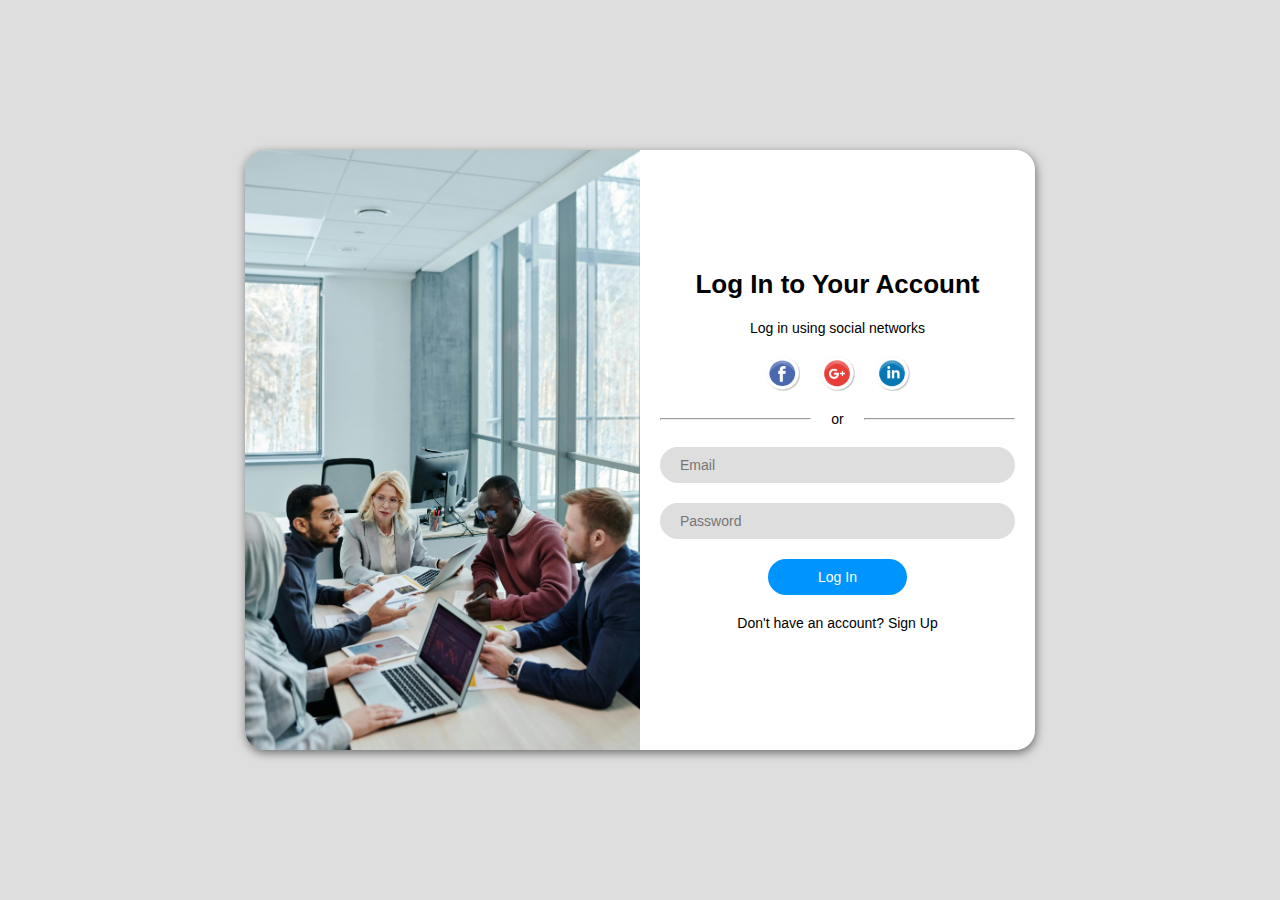
<file: web/user/html/login.html>
<!DOCTYPE html>
<html lang="en">
<head>
    <meta charset="UTF-8">
    <meta name="viewport" content="width=device-width, initial-scale=1.0">
    <title>CareerSync (Login)</title>
    <link rel="shortcut icon" href="../assets/logo.png" type="image/x-icon">
    <link rel="stylesheet" href="../css/login.css">
</head>
<body>
    <div class="content">
        <div class="content-wrapper">
            <div class="content-left">
                <img src="../assets/team_3.jpeg" alt="">
            </div>
            <div class="content-right">
                <h2>Log In to Your Account</h2>
                <p>Log in using social networks</p>
                <div>
                    <div class="social-networks">
                        <img src="../assets/facebook.png" alt="">
                    </div>
                    <div class="social-networks">
                        <img src="../assets/google_plus.png" alt="">
                    </div>
                    <div class="social-networks">
                        <img src="../assets/linkedin.png" alt="">
                    </div>
                </div>
                <div>
                    <hr>
                    or
                    <hr>
                </div>
                <form action="" id="login-form">
                    <input type="email" name="" id="email" placeholder="Email" required>
                    <input type="password" name="" id="password" placeholder="Password" required>
                    <button type="submit" class="button-1">Log In</button>
                </form>
                <p>Don't have an account? <a href="./signup.html">Sign Up</a></p>
            </div>
        </div>
    </div>
    <script src="../../database.js"></script>
    <script src="../js/login.js"></script>
</body>
</html>
</file>
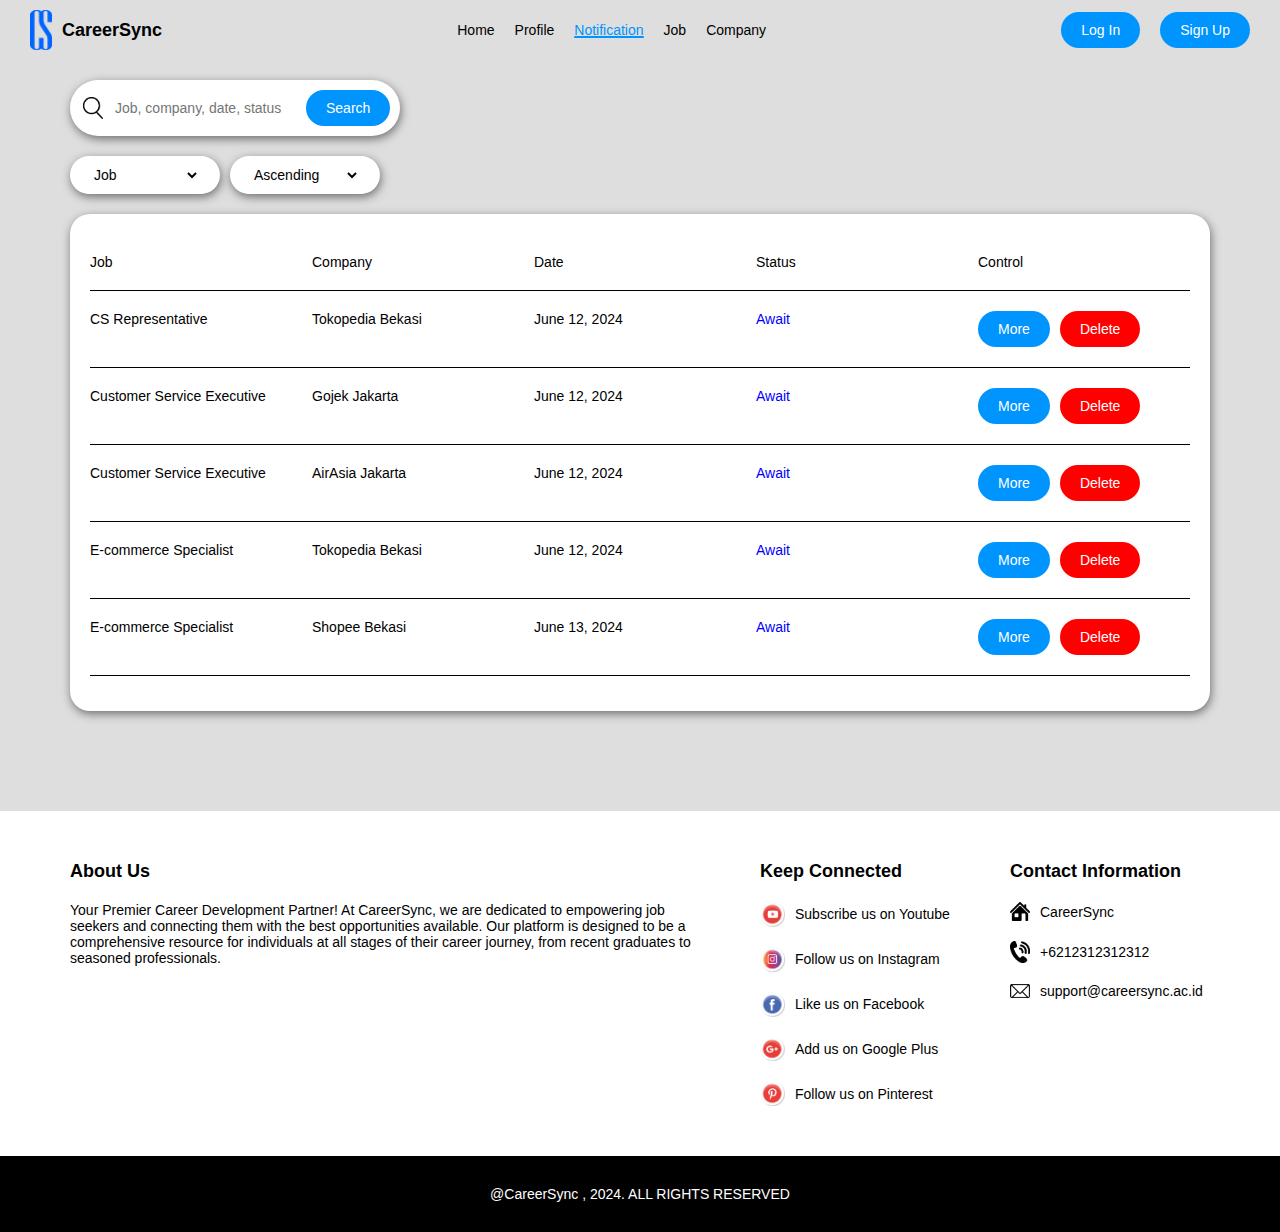
<file: web/user/html/notification.html>
<!DOCTYPE html>
<html lang="en">
<head>
    <meta charset="UTF-8">
    <meta name="viewport" content="width=device-width, initial-scale=1.0">
    <title>CareerSync (Notification)</title>
    <link rel="shortcut icon" href="../assets/logo.png" type="image/x-icon">
    <link rel="stylesheet" href="../css/notification.css">
</head>
<body>
    <div class="navbar">
        <div class="navbar-left">
            <img src="../assets/logo.png" alt="">
            <h3>CareerSync</h3>
        </div>
        <div class="navbar-middle">
            <a href="./home.html" class="home-button button-2">Home</a>
            <a href="./profile.html" class="profile-button button-2">Profile</a>
            <a href="./notification.html" class="notification-button button-2 selected-button-2">Notification</a>
            <a href="./job.html" class="job-button button-2">Job</a>
            <a href="./company.html" class="company-button button-2">Company</a>
        </div>
        <div class="navbar-right">
            <a class="login button-1" href="./login.html">Log In</a>
            <a class="signup button-1" href="./signup.html">Sign Up</a>
            <img src="../assets/hamburger_button.png" alt="" class="hamburger-button">
        </div>
        <div class="hamburger-menu">
            <a href="./login.html">Log In</a>
            <a href="./signup.html">Sign Up</a>
        </div>
    </div>

    <div class="content">
        <div class="content-top">
            <div class="search-bar">
                <div>
                    <img src="../assets/search.png" alt="">
                </div>
                <input type="search" name="" class="search-text" id="search-title" placeholder="Job, company, date, status">
                <div class="search-button button-1">Search</div>
            </div>
            <div class="table-control">
                <select name="" id="sort-type" class="select-option">
                    <option value="Job">Job</option>
                    <option value="Company">Company</option>
                    <option value="Date">Date</option>
                    <option value="Status">Status</option>
                </select>
                <select name="" id="sort-asc-desc" class="select-option">
                    <option value="Ascending">Ascending</option>
                    <option value="Descending">Descending</option>
                </select>
            </div>
        </div>
        <div class="content-bottom">
            <div class="table-wrapper">
                <div class="notification-header">
                    <div class="notification-row">
                        <div>Job</div>
                        <div>Company</div>
                        <div>Date</div>
                        <div>Status</div>
                        <div>Control</div>
                    </div>
                </div>
                <div class="notification-list">
                    <!-- <div class="notification-row">
                        <div>Software Engineering</div>
                        <div>Tokopedia</div>
                        <div>June 12, 2024</div>
                        <div>Await</div>
                        <div class="notification-control">
                            <div class="button-1">More</div>
                            <div class="button-5">Delete</div>
                        </div>
                    </div>
                    <div class="notification-row">
                        <div>Software</div>
                        <div>Tokopedia</div>
                        <div>June 12, 2024</div>
                        <div>Await</div>
                        <div class="notification-control">
                            <div class="button-1">More</div>
                            <div class="button-5">Delete</div>
                        </div>
                    </div>
                    <div class="notification-row">
                        <div>Software Engineering</div>
                        <div>Tokopedia</div>
                        <div>June 12, 2024</div>
                        <div>Await</div>
                        <div class="notification-control">
                            <div class="button-1">More</div>
                            <div class="button-5">Delete</div>
                        </div>
                    </div>
                    <div class="notification-row">
                        <div>Software Engineering</div>
                        <div>Tokopedia</div>
                        <div>June 12, 2024</div>
                        <div>Await</div>
                        <div class="notification-control">
                            <div class="button-1">More</div>
                            <div class="button-5">Delete</div>
                        </div>
                    </div>
                    <div class="notification-row">
                        <div>Software Engineering</div>
                        <div>Tokopedia</div>
                        <div>June 12, 2024</div>
                        <div>Await</div>
                        <div class="notification-control">
                            <div class="button-1">More</div>
                            <div class="button-5">Delete</div>
                        </div>
                    </div>
                    <div class="notification-row">
                        <div>Software Engineering</div>
                        <div>Tokopedia</div>
                        <div>June 12, 2024</div>
                        <div>Await</div>
                        <div class="notification-control">
                            <div class="button-1">More</div>
                            <div class="button-5">Delete</div>
                        </div>
                    </div>
                    <div class="notification-row">
                        <div>Software Engineering</div>
                        <div>Tokopedia dfgdgf dfg df gd fg d fgdfgdfgdfgd fg df gdfgdfg dfg df gdfgdfgd fg dfgdfgdfg</div>
                        <div>June 12, 2024</div>
                        <div>Await</div>
                        <div class="notification-control">
                            <div class="button-1">More</div>
                            <div class="button-5">Delete</div>
                        </div>
                    </div> -->
                </div>
            </div>
        </div>
    </div>

    <div class="footer">
        <div class="footer-top">
            <div class="footer-left">
                <h3>About Us</h3>
                <p>Your Premier Career Development Partner! At CareerSync, we are dedicated to empowering job seekers and connecting them with the best opportunities available. Our platform is designed to be a comprehensive resource for individuals at all stages of their career journey, from recent graduates to seasoned professionals.</p>
            </div>
            <div class="footer-middle">
                <h3>Keep Connected</h3>
                <div>
                    <img src="../assets/youtube.png" alt="">
                    <p>Subscribe us on Youtube</p>
                </div>
                <div>
                    <img src="../assets/instagram.png" alt="">
                    <p>Follow us on Instagram</p>
                </div>
                <div>
                    <img src="../assets/facebook.png" alt="">
                    <p>Like us on Facebook</p>
                </div>
                <div>
                    <img src="../assets/google_plus.png" alt="">
                    <p>Add us on Google Plus</p>
                </div>
                <div>
                    <img src="../assets/pinterest.png" alt="">
                    <p>Follow us on Pinterest</p>
                </div>
            </div>
            <div class="footer-right">
                <h3>Contact Information</h3>
                <div>
                    <img src="../assets/home.png" alt="">
                    <p>CareerSync</p>
                </div>
                <div>
                    <img src="../assets/phone.png" alt="">
                    <p>+6212312312312</p>
                </div>
                <div>
                    <img src="../assets/mail.png" alt="">
                    <p>support@careersync.ac.id</p>
                </div>
            </div>
        </div>
        <div class="footer-bottom">
            <p>@CareerSync , 2024. ALL RIGHTS RESERVED</p>
        </div>
    </div>
    <script src="../../database.js"></script>
    <script src="../js/notification.js"></script>
</body>
</html>
</file>
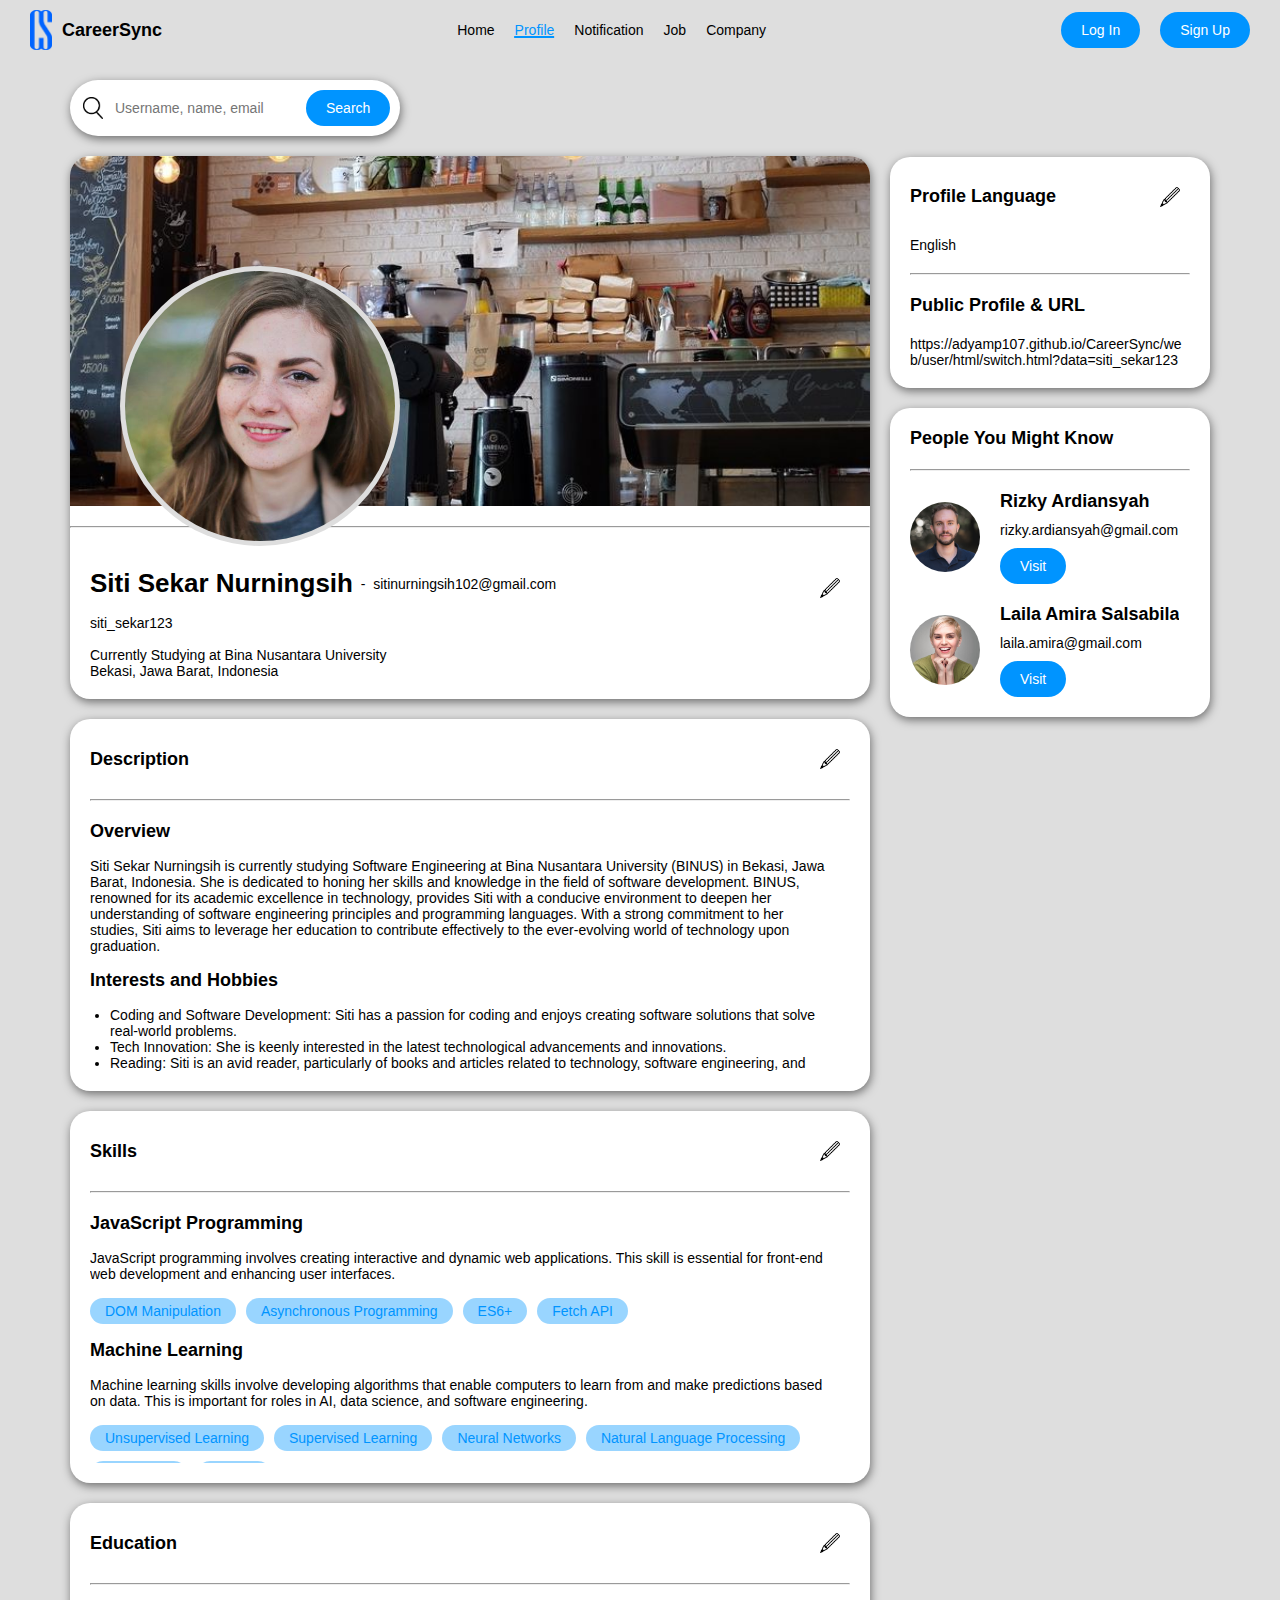
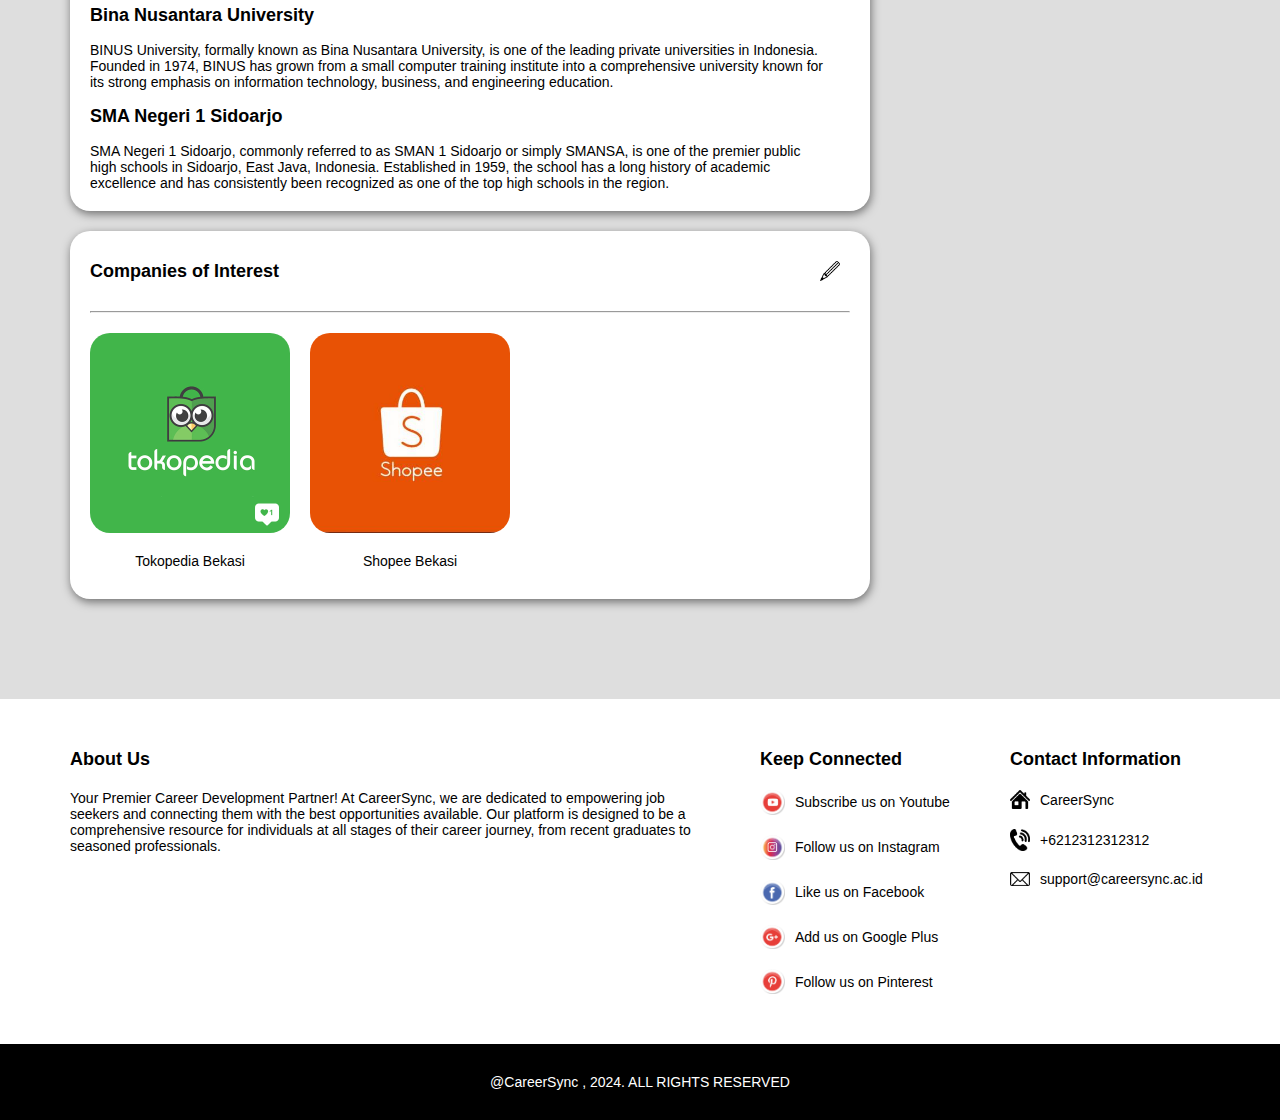
<file: web/user/html/profile.html>
<!DOCTYPE html>
<html lang="en">
<head>
    <meta charset="UTF-8">
    <meta name="viewport" content="width=device-width, initial-scale=1.0">
    <title>CareerSync (Profile)</title>
    <link rel="shortcut icon" href="../assets/logo.png" type="image/x-icon">
    <link rel="stylesheet" href="../css/profile.css">
</head>
<body>
    <div class="navbar">
        <div class="navbar-left">
            <img src="../assets/logo.png" alt="">
            <h3>CareerSync</h3>
        </div>
        <div class="navbar-middle">
            <a href="./home.html" class="home-button button-2">Home</a>
            <a href="./profile.html" class="profile-button button-2 selected-button-2">Profile</a>
            <a href="./notification.html" class="notification-button button-2">Notification</a>
            <a href="./job.html" class="job-button button-2">Job</a>
            <a href="./company.html" class="company-button button-2">Company</a>
        </div>
        <div class="navbar-right">
            <a class="login button-1" href="./login.html">Log In</a>
            <a class="signup button-1" href="./signup.html">Sign Up</a>
            <img src="../assets/hamburger_button.png" alt="" class="hamburger-button">
        </div>
        <div class="hamburger-menu">
            <a href="./login.html">Log In</a>
            <a href="./signup.html">Sign Up</a>
        </div>
    </div>

    <div class="content">
        <div class="content-left">
            <div class="search-bar">
                <div>
                    <img src="../assets/search.png" alt="">
                </div>
                <input type="search" name="" class="search-text" id="search-title" placeholder="Username, name, email">
                <div class="search-button button-1">Search</div>
            </div>
            <div class="profile">
                <div class="profile-background">
                    <img src="" alt="" id="background-image">
                    <div class="profile-picture">
                        <img src="" alt="" id="profile-image">
                    </div>
                </div>
                <hr>
                <div class="profile-information">
                    <div>
                        <div>
                            <h2 id="name"></h2>
                            <p id="email">&nbsp;&nbsp;-&nbsp;&nbsp;</p>
                        </div>
                        <br>
                        <p id="username"></p>
                        <br>
                        <p id="currently"></p>                        
                        <p id="address"></p>
                    </div>
                    <div class="edit-button edit-profile">
                        <img src="../assets/pencil.png" alt="">
                    </div>
                </div>
            </div>
            <div class="description">
                <div class="description-top">
                    <h3>Description</h3>
                    <div class="edit-button edit-description">
                        <img src="../assets/pencil.png" alt="">
                    </div>
                </div>
                <hr>
                <div class="description-bottom">
                    <p id="description-text">
                    </p>
                </div>
            </div>
            <div class="skills">
                <div class="skills-top">
                    <h3>Skills</h3>
                    <div class="edit-button edit-skills">
                        <img src="../assets/pencil.png" alt="">
                    </div>
                </div>
                <hr>
                <p class="skills-bottom" id="skills-container">
                </p>
            </div>
            <div class="education">
                <div class="education-top">
                    <h3>Education</h3>
                    <div class="edit-button edit-education">
                        <img src="../assets/pencil.png" alt="">
                    </div>
                </div>
                <hr>
                <p class="education-bottom" id="education-container">
                </p>
            </div>
            <div class="interest">
                <div class="interest-top">
                    <h3>Companies of Interest</h3>
                    <div class="edit-button edit-interest">
                        <img src="../assets/pencil.png" alt="">
                    </div>
                </div>
                <hr>
                <div class="interest-bottom" id="interest-company">
                </div>
            </div>
        </div>
        <div class="content-right">
            <div class="language-url">
                <div class="language">
                    <h3>Profile Language</h3>
                    <div class="edit-button edit-language">
                        <img src="../assets/pencil.png" alt="">
                    </div>
                </div>
                <p id="profile-language"></p>
                <hr>
                <div class="url">
                    <h3>Public Profile & URL</h3>
                </div>
                <p id="profile-url"></p>
            </div>
            <div class="related-people">
                <h3>People You Might Know</h3>
                <hr>
                <div class="list-of-people" id="related-people-list">
                </div>
            </div>
        </div>
    </div>

    <div class="footer">
        <div class="footer-top">
            <div class="footer-left">
                <h3>About Us</h3>
                <p>Your Premier Career Development Partner! At CareerSync, we are dedicated to empowering job seekers and connecting them with the best opportunities available. Our platform is designed to be a comprehensive resource for individuals at all stages of their career journey, from recent graduates to seasoned professionals.</p>
            </div>
            <div class="footer-middle">
                <h3>Keep Connected</h3>
                <div>
                    <img src="../assets/youtube.png" alt="">
                    <p>Subscribe us on Youtube</p>
                </div>
                <div>
                    <img src="../assets/instagram.png" alt="">
                    <p>Follow us on Instagram</p>
                </div>
                <div>
                    <img src="../assets/facebook.png" alt="">
                    <p>Like us on Facebook</p>
                </div>
                <div>
                    <img src="../assets/google_plus.png" alt="">
                    <p>Add us on Google Plus</p>
                </div>
                <div>
                    <img src="../assets/pinterest.png" alt="">
                    <p>Follow us on Pinterest</p>
                </div>
            </div>
            <div class="footer-right">
                <h3>Contact Information</h3>
                <div>
                    <img src="../assets/home.png" alt="">
                    <p>CareerSync</p>
                </div>
                <div>
                    <img src="../assets/phone.png" alt="">
                    <p>+6212312312312</p>
                </div>
                <div>
                    <img src="../assets/mail.png" alt="">
                    <p>support@careersync.ac.id</p>
                </div>
            </div>
        </div>
        <div class="footer-bottom">
            <p>@CareerSync , 2024. ALL RIGHTS RESERVED</p>
        </div>
    </div>

    <div class="background unselected-form">
        <form action="" class="edit-form profile-form unselected-form">
            <h2>Edit Profile</h2>
            <p>Background:</p>
            <input type="file" name="" id="background-image-path" accept="image/*" onchange="">
            <p>Profile:</p>
            <input type="file" name="" id="profile-image-path" accept="image/*">
            <input type="text" name="" id="user-name" placeholder="Name" value="pppppp">
            <input type="text" name="" id="user-username" placeholder="Username">
            <input type="email" name="" id="user-email" placeholder="Email">
            <input type="text" name="" id="user-currently" placeholder="Currently">
            <input type="text" name="" id="user-address" placeholder="Address">
            <div>
                <button type="submit" class="button-1 save-edit profile-save">Save</button>
                <button type="reset" class="button-1 close-form">Cancel</button>
            </div>
        </form>
        <form action="" class="edit-form description-form unselected-form">
            <h3>Edit Description</h3>
            <p>1. Title: >>This is title</p>
            <p>2. Point: #This is point</p>
            <p>3. Tag: $This is tag</p>
            <textarea name="" id="user-description" cols="30" rows="10" style="width: 300px; height: 300px;"></textarea>
            <div>
                <button type="submit" class="button-1 save-edit description-save">Save</button>
                <button type="reset" class="button-1 close-form">Cancel</button>
            </div>
        </form>
        <form action="" class="edit-form skills-form unselected-form">
            <h3>Edit Skills</h3>
            <p>1. Title: >>This is title</p>
            <p>2. Point: #This is point</p>
            <p>3. Tag: $This is tag</p>
            <textarea name="" id="user-skills" cols="30" rows="10" style="width: 300px; height: 300px;"></textarea>
            <div>
                <button type="submit" class="button-1 save-edit skills-save">Save</button>
                <button type="reset" class="button-1 close-form">Cancel</button>
            </div>
        </form>
        <form action="" class="edit-form education-form unselected-form">
            <h3>Edit Education</h3>
            <p>1. Title: >>This is title</p>
            <p>2. Point: #This is point</p>
            <p>3. Tag: $This is tag</p>
            <textarea name="" id="user-education" cols="30" rows="10" style="width: 300px; height: 300px;"></textarea>
            <div>
                <button type="submit" class="button-1 save-edit education-save">Save</button>
                <button type="reset" class="button-1 close-form">Cancel</button>
            </div>
        </form>
        <form action="" class="edit-form interest-form unselected-form">
            <h3>Edit Companies of Interest</h3>
            <div id="user-company">
            </div>
            <div>
                <button type="submit" class="button-1 save-edit interest-save">Save</button>
                <button type="reset" class="button-1 close-form">Cancel</button>
            </div>
        </form>
        <form action="" class="edit-form language-form unselected-form">
            <h3>Edit Language</h3>
            <input type="text" name="" id="user-language" placeholder="Language">
            <div>
                <button type="submit" class="button-1 save-edit language-save">Save</button>
                <button type="reset" class="button-1 close-form">Cancel</button>
            </div>
        </form>
    </div>

    <script src="../../database.js"></script>
    <script src="../js/profile.js"></script>
</body>
</html>
</file>
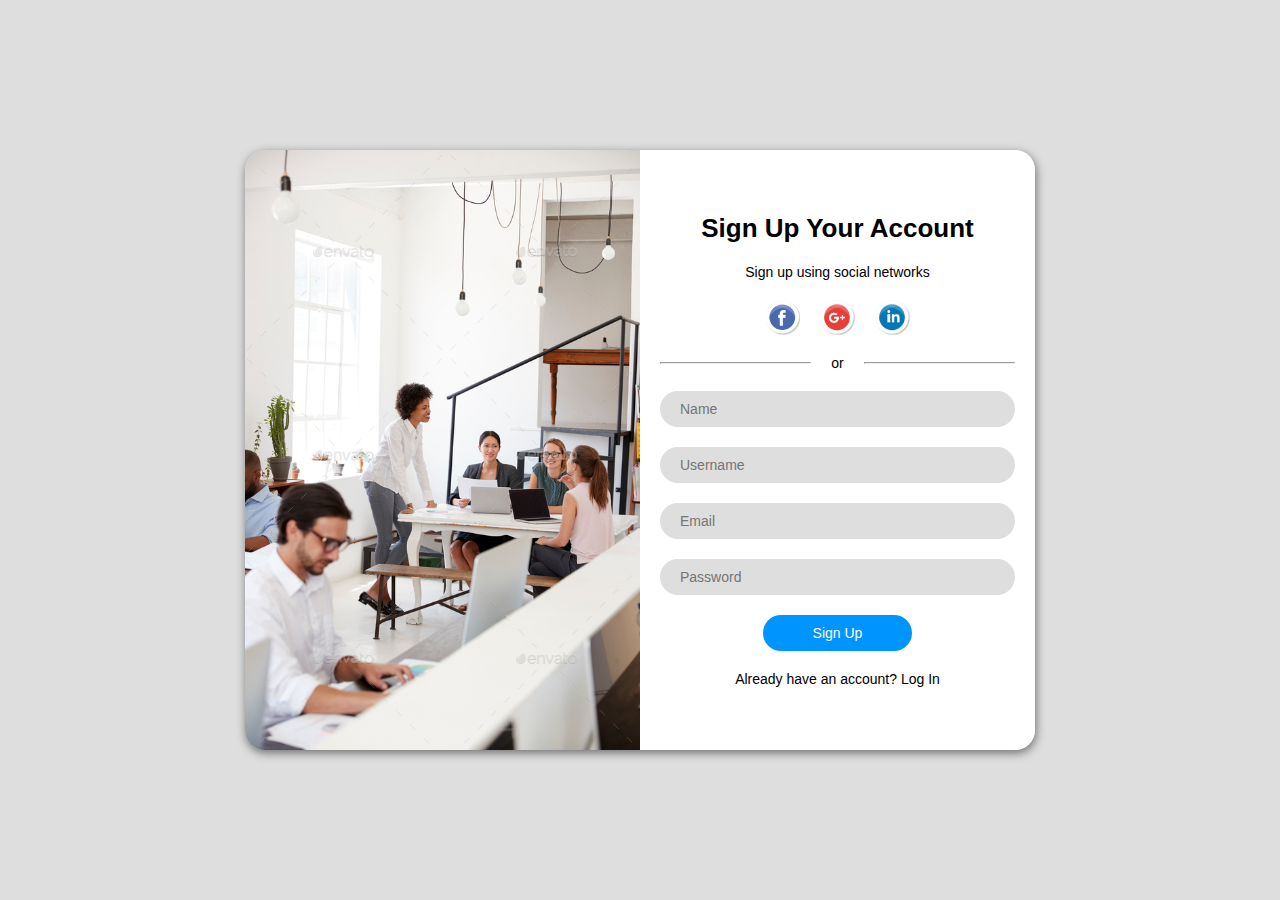
<file: web/user/html/signup.html>
<!DOCTYPE html>
<html lang="en">
<head>
    <meta charset="UTF-8">
    <meta name="viewport" content="width=device-width, initial-scale=1.0">
    <title>CareerSync (Signup)</title>
    <link rel="shortcut icon" href="../assets/logo.png" type="image/x-icon">
    <link rel="stylesheet" href="../css/signup.css">
</head>
<body>
    <div class="content">
        <div class="content-wrapper">
            <div class="content-left">
                <img src="../assets/team_6.jpg" alt="">
            </div>
            <div class="content-right">
                <h2>Sign Up Your Account</h2>
                <p>Sign up using social networks</p>
                <div>
                    <div class="social-networks">
                        <img src="../assets/facebook.png" alt="">
                    </div>
                    <div class="social-networks">
                        <img src="../assets/google_plus.png" alt="">
                    </div>
                    <div class="social-networks">
                        <img src="../assets/linkedin.png" alt="">
                    </div>
                </div>
                <div>
                    <hr>
                    or
                    <hr>
                </div>

                <form action="" id="signup-form">
                    <input type="text" name="" id="name" placeholder="Name" required>
                    <input type="text" name="" id="username" placeholder="Username" required>
                    <input type="email" name="" id="email" placeholder="Email" required>
                    <input type="password" name="" id="password" placeholder="Password" required>
                    <button type="submit" class="button-1">Sign Up</button>
                </form>

                <!-- <a class="button-1" href="./home.html">Sign Up</a> -->

                <p>Already have an account? <a href="./login.html">Log In</a></p>
            </div>
        </div>
    </div>
    <script src="../../database.js"></script>
    <script src="../js/signup.js"></script>
</body>
</html>
</file>
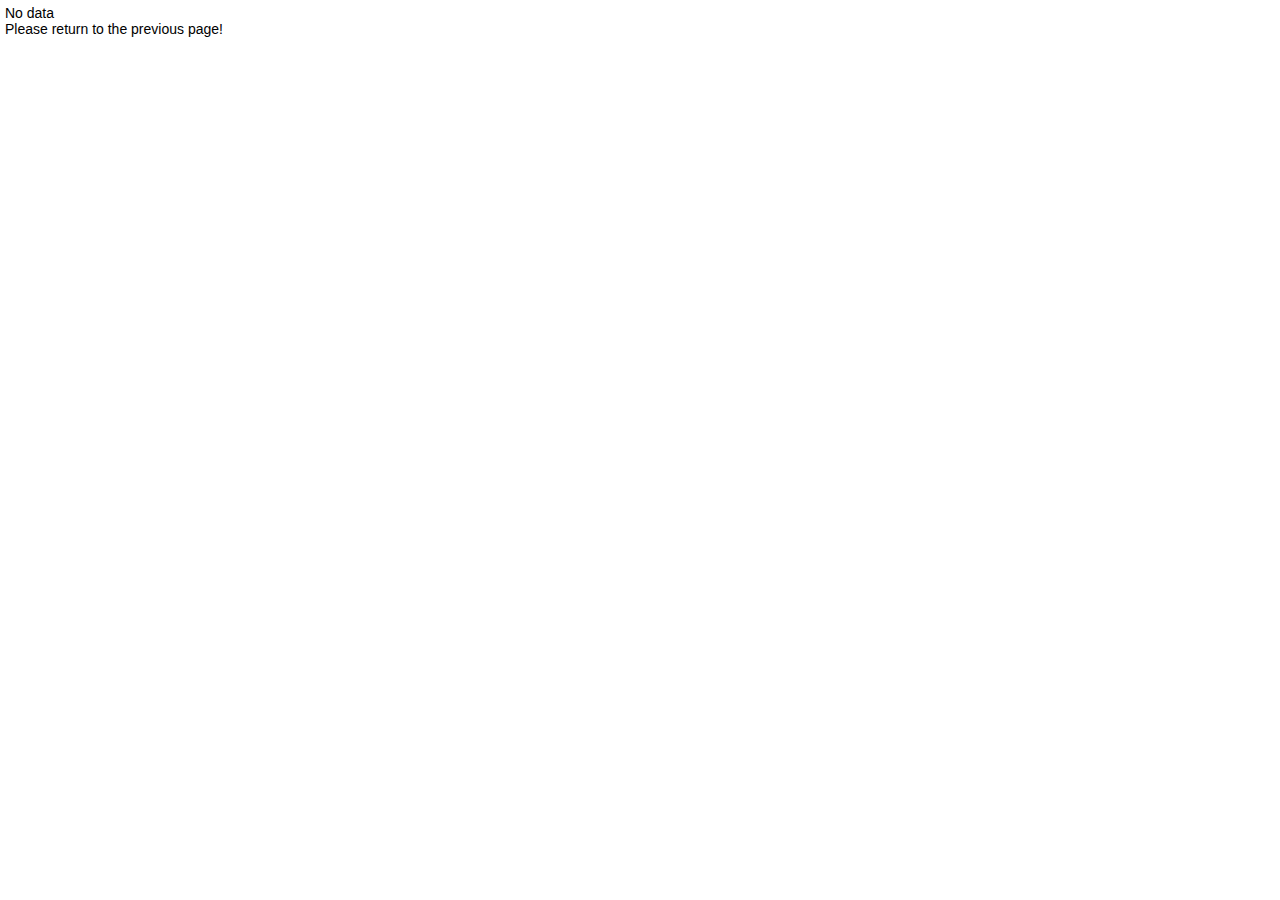
<file: web/user/html/switch.html>
<!DOCTYPE html>
<html lang="en">
<head>
    <meta charset="UTF-8">
    <meta name="viewport" content="width=device-width, initial-scale=1.0">
    <link rel="shortcut icon" href="../assets/logo.png" type="image/x-icon">
    <title>Switch</title>
    <style>
        * {
            padding: 0;
            margin: 0;
            box-sizing: border-box;
        }
        body {
            padding: 5px;
        }
        p {
            font-family: 'Poppins', sans-serif;
            font-size: 14px;
            margin: 0;
            color: black;
        }
    </style>
</head>
<body>
    <script src="../../database.js"></script>
    <script>
        function getQueryParam(param) {
            const urlParams = new URLSearchParams(window.location.search);
            return urlParams.get(param);
        }

        const dataParam = getQueryParam('data');
        const getDataLocal = getData(key);
        
        let checkUser = false;

        getDataLocal.user.forEach((user, index) => {
            if(user.Username === dataParam) {
                checkUser = true;
                getDataLocal.currentUser = index;
                saveData(key, getDataLocal);
                window.location.href = './profile.html';
            }
        });

        if(!checkUser) {
            document.querySelector('body').innerHTML = `
                <p>No data</p>
                <p>
                    Please return to the previous page!
                </p>
            `;
        }

    </script>
</body>
</html>
</file>
<file: web/user/css/company.css>
:root {
    --color-1: #0094FF;
    --color-2: #32AAF5;
    --color-3: #32DCFF;
    --color-4: #dedede;
    --color-5: #FAFF00;
    --color-6: #9747FF;
    --color-7: #00FF1A;
    --color-8: #FFFFFF;
    --color-9: #000000;

    --shadow-1: 1px 3px 10px rgba(0, 0, 0, 0.5);
}
/* ======================================================================================= */
/* scrollbar */
::-webkit-scrollbar {
    width: 5px;    
    height: 5px;

    background-color: transparent;
}
::-webkit-scrollbar-thumb {
    background-color: var(--color-1);
    border-radius: 10px;
}
::-webkit-scrollbar-thumb:hover {
    background-color: var(--color-2);
}
::-webkit-scrollbar-thumb:active {
    background-color: var(--color-3);
}
::-webkit-scrollbar-corner {
    display: none;
}
/* ================================================================================================================ */
* {
    padding: 0;
    margin: 0;

    box-sizing: border-box;

    font-family: 'Poppins', sans-serif;
    font-size: 14px;
    margin: 0;
    color: var(--color-9);
}

body {
    position: relative;

    width: 100vw;
    height: 100vh;

    background-color: var(--color-4);

    overflow-x: hidden;
    overflow-y: auto;
}
/* ================================================================================================================ */
/* search */
input[type="search"], input[type="text"], input[type="url"] {
    padding: 10px 0;

    border: 0px;
    outline: none;
}
/* ================================================================================================================ */
/* text */
a {
    text-decoration: none;
}

h1 {
    font-size: 40px;
}
h2 {
    font-size: 26px;
}
h3 {
    font-size: 18px;
}
/* ================================================================================================================ */
/* together */
ul li {
    list-style-position: outside;
    margin-left: 20px;
}
hr {
    width: 100%;
}
img {
    width: 100%;
    height: 100%;
    object-fit: cover;
    object-position: center;
}
.button-1 {
    padding: 10px 20px;
    border-radius: 20px;

    background-color: var(--color-1);
    color: var(--color-8);

    cursor: pointer;

    width: fit-content;

    text-align: center;
}
.button-1:hover {
    background-color: var(--color-2);
}
.button-1:active {
    background-color: var(--color-3);
}
.button-2 {
    display: block;
    position: relative;
    
}
.button-2::before, .button-2::after {
    content: "";
    position: absolute;
    bottom: 0px;
    width: 0%;
    height: 2px;
    background-color: var(--color-9);
    transition: width 0.3s ease-in-out;
}
.button-2:active {
    color: var(--color-1);
}
.button-2::before {
    left: 50%;
    transform: translateX(-50%);
}
.button-2::after {
    right: 50%;
    transform: translateX(50%);
}
.button-2:hover::before, .button-2:hover::after {
    width: 100%;
}
.button-2:active::before, .button-2:active::after {
    background-color: var(--color-1);
}
.selected-button-2::before, .selected-button-2::after {
    width: 100%;
    background-color: var(--color-1);
}
.selected-button-2 {
    color: var(--color-1);
}
.button-3 {
    padding: 5px 15px;
    border-radius: 20px;

    background-color: rgba(0, 149, 255, 0.4);
    color: var(--color-1);

    cursor: pointer;

    width: fit-content;

    min-width: max-content;
}
.button-3:hover {
    background-color: rgba(0, 149, 255, 0.3);
}
.button-4 {
    padding: 5px 15px;
    border-radius: 20px;

    background-color: rgba(151, 71, 255, 0.4);
    color: var(--color-6);

    cursor: pointer;

    min-width: max-content;
}
.button-4:hover {
    background-color: rgba(151, 71, 255, 0.3);
}
/* ================================================================================================================ */
/* navbar */
.navbar {
    position: fixed;

    width: 100vw;
    height: 60px;

    left: 50vw;
    transform: translateX(-50%);
    max-width: 1600px;

    display: flex;
    justify-content: space-between;
    align-items: center;

    z-index: 1;

    padding: 0 30px;

    transition: 0.5s background-color ease-in-out;
}
.navbar-left {
    height: 100%;

    display: flex;
    justify-content: start;
    align-items: center;

    gap: 10px;

    padding: 10px 0;
}
.navbar-middle {
    height: 100%;

    display: flex;
    justify-content: start;
    align-items: center;

    gap: 20px;
}
.navbar-right {
    height: 100%;

    display: flex;
    justify-content: start;
    align-items: center;

    gap: 20px;
}
.navbar-right img {
    width: 30px;
    height: 30px;
}
.hamburger-button {
    display: none;
    cursor: pointer;
}
.hamburger-menu {
    position: absolute;
    top: -400px;
    right: 0;
    background-color: var(--color-1);
    transition: top 0.5s ease-in-out;
}
.hamburger-menu a {
    display: flex;
    justify-content: start;
    align-items: center;
    padding: 15px 40px 15px 20px;
    color: var(--color-8);
}
.hamburger-menu a:hover {
    background-color: var(--color-2);
}
.hamburger-menu a:active {
    background-color: var(--color-3);
}
/* ================================================================================================================ */
.content {
    padding-top: 80px;
    width: 100%;

    position: relative;
    left: 50%;
    transform: translateX(-50%);
    max-width: 1200px;

    display: flex;
    flex-direction: column;
    justify-content: center;
    align-items: start;

    gap: 20px;
}
.content-top {
    width: 100%;
    display: flex;
    justify-content: start;
    align-items: center;
    padding: 0 30px;
}
.search-bar {
    display: flex;
    justify-content: center;
    align-items: center;

    padding: 10px;

    background-color: var(--color-8);

    border-radius: 100px;

    z-index: 1;

    gap: 10px;

    box-shadow: var(--shadow-1);
}
.search-bar div:not(.search-button) {
    width: 25px;
    height: 25px;
    display: flex;
    justify-content: center;
    align-items: center;
}
.search-bar img {
    position: relative;
    width: 80%;
    height: auto;
    object-fit: cover;
    object-position: center;
}
.search-bar input {
    flex: 1;
}
.search-text {
    width: 100%;
    max-width: 200px;
}
#search-line {
    width: 1px;
    height: 30px;
    background-color: var(--color-9);
}
/* ================================================================================================================ */
.content-bottom {
    width: 100%;
    display: flex;
    justify-content: center;
    align-items: start;

    gap: 20px;

    padding: 0 30px;
}
/* ================================================================================================================ */
.content-left {
    width: fit-content;
    padding-left: 30px;

    display: flex;
    flex-direction: column;
    justify-content: start;
    align-items: center;
    gap: 20px;

    max-height: 990px;
    overflow-y: auto;
    overflow-x: hidden;

    padding: 20px;
}
.company-list-button {
    display: flex;
    flex-direction: column;
    justify-content: center;
    align-items: center;
    gap: 20px;

    background-color: var(--color-8);

    border-radius: 20px;

    box-shadow: var(--shadow-1);
    cursor: pointer;
}
.company-list-button p {
    padding: 20px;
    padding-top: 0;
}
.company-logo {
    width: 200px;
    height: 200px;
}
.company-logo img {
    border-radius: 20px 20px 0 0;
}
/* ================================================================================================================ */
.content-right {
    flex: 1 1 0%;

    display: flex;
    flex-direction: column;
    justify-content: center;
    align-items: start;

    border-radius: 20px;
    box-shadow: var(--shadow-1);

    background-color: var(--color-8);
}
.company-office-picture {
    width: 100%;
    height: 400px;
}
.company-office-picture img {
    border-radius: 20px 20px 0 0;
}
.company-description {
    padding: 20px;
}
.company-description p {
    display: flex;
    flex-direction: column;
    justify-content: start;
    align-items: start;

    background-color: var(--color-8);

    max-height: 550px;
    overflow-y: auto;
}

/* ================================================================================================================ */
.footer {
    display: flex;
    flex-direction: column;
    justify-content: center;
    align-items: center;

    width: 100%;

    position: relative;
    left: 50%;
    transform: translateX(-50%);
    max-width: 1600px;

    margin-top: 100px;

    background-color: var(--color-8);
}
.footer-top {
    width: 100%;
    max-width: 1200px;

    display: flex;
    justify-content: center;
    align-items: start;

    flex-wrap: wrap;

    gap: 50px;

    padding: 50px 30px;
}
.footer-left {
    flex: 1 1 25%;

    display: flex;
    flex-direction: column;
    justify-content: start;
    align-items: start;
    gap: 20px;
}
.footer-middle {
    flex: 0 0 200px;

    display: flex;
    flex-direction: column;
    justify-content: start;
    align-items: start;
    gap: 20px;
}
.footer-right {
    flex: 0 0 200px;

    display: flex;
    flex-direction: column;
    justify-content: start;
    align-items: start;
    gap: 20px;
}
.footer-middle div {
    display: flex;
    justify-content: start;
    align-items: center;
    gap: 10px;
}
.footer-middle img {
    width: 25px;
}
.footer-right div {
    display: flex;
    justify-content: start;
    align-items: center;
    gap: 10px;
}
.footer-right img {
    width: 20px;
}
.footer-bottom {
    background-color: var(--color-9);
    width: 100%;

    display: flex;
    justify-content: center;
    align-items: center;

    padding: 30px;
}
.footer-bottom p {
    color: var(--color-8);
    text-align: center;
}
/* ================================================================================================================ */
@media screen and (max-width: 800px) {
    .hamburger-button {
        display: block;
        border-radius: 10px;
        transition: padding 0.3s ease-in-out;
        padding: 5px;
    }
    .hamburger-button:hover {
        padding: 2px;
    }
    .login {
        display: none;
    }
    .signup {
        display: none;
    }
}

@media screen and (max-width: 650px) {
    .button-2 {
        display: none;
    }
}

@media screen and (max-width: 850px) {
    .content-bottom {
        flex-direction: column;
    }
    .content-left {
        max-width: 100%;
        flex-direction: row;
        overflow-x: auto;
        overflow-y: hidden;
    }
}
</file>
<file: web/user/css/home.css>
:root {
    --color-1: #0094FF;
    --color-2: #32AAF5;
    --color-3: #32DCFF;
    --color-4: #dedede;
    --color-5: #ffe600;
    --color-6: #9747FF;
    --color-7: #00FF1A;
    --color-8: #FFFFFF;
    --color-9: #000000;

    --shadow-1: 1px 3px 10px rgba(0, 0, 0, 0.5);
}
/* ======================================================================================= */
/* scrollbar */
::-webkit-scrollbar {
    width: 5px;    
    height: 5px;

    background-color: transparent;
}
::-webkit-scrollbar-thumb {
    background-color: var(--color-1);
    border-radius: 10px;
}
::-webkit-scrollbar-thumb:hover {
    background-color: var(--color-2);
}
::-webkit-scrollbar-thumb:active {
    background-color: var(--color-3);
}
::-webkit-scrollbar-corner {
    display: none;
}
/* ================================================================================================================ */
* {
    padding: 0;
    margin: 0;

    box-sizing: border-box;

    font-family: 'Poppins', sans-serif;
    font-size: 14px;
    margin: 0;
    color: var(--color-9);
}
body {
    position: relative;

    width: 100vw;
    height: 100vh;

    background-color: var(--color-4);

    overflow-x: hidden;
    overflow-y: auto;
}
/* ================================================================================================================ */
/* search */
input[type="search"] {
    padding: 10px 0;

    border: 0px;
    outline: none;
}
/* ================================================================================================================ */
/* text */
a {
    text-decoration: none;
}

h1 {
    font-size: 40px;
}
h2 {
    font-size: 26px;
}
h3 {
    font-size: 18px;
}
/* ================================================================================================================ */
/* together */
img {
    width: 100%;
    height: 100%;
    object-fit: cover;
    object-position: center;
}
.button-1 {
    padding: 10px 20px;
    border-radius: 20px;

    background-color: var(--color-1);
    color: var(--color-8);

    cursor: pointer;

    width: fit-content;

    text-align: center;
}
.button-1:hover {
    background-color: var(--color-2);
}
.button-1:active {
    background-color: var(--color-3);
}
.button-2 {
    display: block;
    position: relative;
}
.button-2::before, .button-2::after {
    content: "";
    position: absolute;
    bottom: 0px;
    width: 0%;
    height: 2px;
    background-color: var(--color-9);
    transition: width 0.3s ease-in-out;
}
.button-2:active {
    color: var(--color-1);
}
.button-2::before {
    left: 50%;
    transform: translateX(-50%);
}
.button-2::after {
    right: 50%;
    transform: translateX(50%);
}
.button-2:hover::before, .button-2:hover::after {
    width: 100%;
}
.button-2:active::before, .button-2:active::after {
    background-color: var(--color-1);
}
.selected-button-2::before, .selected-button-2::after {
    width: 100%;
    background-color: var(--color-1);
}
.selected-button-2 {
    color: var(--color-1);
}
.button-3 {
    padding: 5px 15px;
    border-radius: 20px;

    background-color: rgba(0, 149, 255, 0.4);
    color: var(--color-1);

    cursor: pointer;

    width: fit-content;

    text-align: center;
}
.button-3:hover {
    background-color: rgba(0, 149, 255, 0.3);
}
.button-4 {
    padding: 5px 15px;
    border-radius: 20px;

    background-color: rgba(151, 71, 255, 0.4);
    color: var(--color-6);

    cursor: pointer;

    width: fit-content;
}
.button-4:hover {
    background-color: rgba(151, 71, 255, 0.3);
}
/* ================================================================================================================ */
/* navbar */
.navbar {
    position: fixed;

    width: 100vw;
    height: 60px;

    left: 50vw;
    transform: translateX(-50%);
    max-width: 1600px;

    display: flex;
    justify-content: space-between;
    align-items: center;

    z-index: 1;

    padding: 0 30px;

    transition: 0.5s background-color ease-in-out;
}
.navbar-left {
    height: 100%;

    display: flex;
    justify-content: start;
    align-items: center;

    gap: 10px;

    padding: 10px 0;
}
.navbar-middle {
    height: 100%;

    display: flex;
    justify-content: start;
    align-items: center;

    gap: 20px;
}
.navbar-right {
    height: 100%;

    display: flex;
    justify-content: start;
    align-items: center;

    gap: 20px;
}
.navbar-right img {
    width: 30px;
    height: 30px;
}
.hamburger-button {
    display: none;
    cursor: pointer;
}
.hamburger-menu {
    position: absolute;
    top: -400px;
    right: 0;
    background-color: var(--color-1);
    transition: top 0.5s ease-in-out;
}
.hamburger-menu a {
    display: flex;
    justify-content: start;
    align-items: center;
    padding: 15px 40px 15px 20px;
    color: var(--color-8);
}
.hamburger-menu a:hover {
    background-color: var(--color-2);
}
.hamburger-menu a:active {
    background-color: var(--color-3);
}
/* ================================================================================================================ */
/* header */
.header {
    position: relative;

    width: 100%;
    height: 700px;

    left: 50%;
    transform: translateX(-50%);
    max-width: 1600px;

    display: flex;
    flex-direction: column;
    justify-content: center;
    align-items: center;

    gap: 20px;

    padding: 0 30px;
}
.header img {
    position: absolute;
    filter: brightness(85%);
}
.header h1 {
    text-align: center;

    color: var(--color-8);
    
    z-index: 1;

    text-shadow: var(--shadow-1);
}
.header p {
    text-align: center;

    color: var(--color-8);

    z-index: 1;

    text-shadow: var(--shadow-1);
}
.header b {
    color: var(--color-8);
}
.search-bar {
    display: flex;
    justify-content: center;
    align-items: center;

    padding: 10px;

    background-color: var(--color-8);

    border-radius: 100px;

    z-index: 1;

    gap: 10px;
}
.search-bar div:not(.search-button) {
    width: 25px;
    height: 25px;
    display: flex;
    justify-content: center;
    align-items: center;
}
.search-bar img {
    position: relative;
    width: 80%;
    height: auto;
    object-fit: cover;
    object-position: center;
}
.search-bar input {
    flex: 1;
}
.search-text {
    width: 100%;
    max-width: 200px;
}
#search-line {
    width: 1px;
    height: 30px;
    background-color: var(--color-9);
}
/* ================================================================================================================ */
.content {
    width: 100%;

    position: relative;
    left: 50%;
    transform: translateX(-50%);
    max-width: 1200px;
}
.tutorial {
    display: flex;
    flex-direction: column;
    align-items: center;
    justify-content: center;

    gap: 20px;
    overflow-x: auto;
    padding: 100px 30px 0 30px;
}
.tutorial-bottom {
    display: flex;
    align-items: center;
    justify-content: center;
    flex-wrap: wrap;
    gap: 20px;
}
.tutorial-part {
    display: flex;
    flex-direction: column;
    justify-content: center;
    align-items: center;
    gap: 20px;
    padding: 20px;
}
.tutorial-part div {
    width: 60px;
    height: 60px;
    font-size: 30px;
    color: var(--color-8);
    border-radius: 50px;
    display: flex;
    justify-content: center;
    align-items: center;
}
.tutorial h2 {
    text-align: center;
}
.tutorial-1 {
    text-align: center;
}
.tutorial-1 div {
    background-color: var(--color-7);
}
.tutorial-2 {
    text-align: center;
}
.tutorial-2 div {
    background-color: var(--color-1);
}
.tutorial-3 {
    text-align: center;
}
.tutorial-3 div {
    background-color: var(--color-5);
}
/* ================================================================================================================ */
.post-job {
    display: flex;
    justify-content: center;
    align-items: center;
    flex-wrap: wrap-reverse;

    gap: 50px;

    padding: 0 30px;
    padding-top: 100px;
}
.post-job-left {
    width: 100%;
    /* height: 100%; */
    max-width: 490px;
    max-height: 540px;

    aspect-ratio: 49/54;

    display: grid;
    /* grid-template-columns: 50px 150px 250px; */
    /* grid-template-rows: 200px 200px 100px; */

    grid-template-columns: 1fr 2fr 3fr;
    grid-template-rows: 2fr 2fr 1fr;

    /* grid-template-columns: 11.11% 33.33% 55.56%; */
    /* grid-template-rows: 40% 40% 20%; */

    gap: 20px;
}
.post-job-left img {
    width: 100%;
    height: 100%;
    object-fit: cover;
    object-position: center;
}
.post-job-1 {
    grid-column: 2;
    grid-row: 1;
}
.post-job-1 img {
    border-radius: 70px 0 70px 0;
}
.post-job-2 {
    grid-column: 3;
    grid-row: 1 / span 2;
}
.post-job-2 img {
    border-radius: 0 70px 0 70px;
}
.post-job-3 {
    grid-column: 1 / span 2;
    grid-row: 2 / span 2;
}
.post-job-3 img {
    border-radius: 0 70px 0 70px;
}
.post-job-right {
    display: flex;
    flex-direction: column;
    justify-content: center;
    align-items: stretch;
    gap: 20px;
}
.post-job-right div {
    width: fit-content;
}
/* ================================================================================================================ */
.jobs {
    display: flex;
    flex-direction: column;
    justify-content: center;
    align-items: center;

    gap: 20px;

    padding: 0 30px;
    padding-top: 100px;
}
.jobs h2, .jobs p{
    text-align: center;
}
.jobs-bottom {
    width: 100%;

    display: flex;
    justify-content: start;
    align-items: center;

    /* display: grid;
    grid-template-columns: 1fr 1fr 1fr;
    grid-template-rows: 1fr 1fr; */

    gap: 20px;

    padding: 20px;
    overflow-y: hidden;
    overflow-x: auto;
}
.jobs-button {
    min-width: 285px;

    display: flex;
    flex-direction: column;
    justify-content: center;
    align-items: start;

    gap: 20px;

    background-color: var(--color-8);

    padding: 20px;

    border-radius: 20px;

    box-shadow: var(--shadow-1);

    cursor: pointer;
}
.jobs-button p{
    text-align: start;
}
.company-logo {
    width: 50px;
    height: 50px;

    display: flex;
    justify-content: center;
    align-items: center;
}
.jobs-button img {
    border-radius: 100%;
}
.jobs-information {
    display: flex;
    justify-content: start;
    align-items: start;
    flex-wrap: wrap;

    gap: 10px;
}
/* ================================================================================================================ */
.faq {
    display: flex;
    flex-direction: column;
    justify-content: center;
    align-items: center;

    gap: 20px;

    padding: 0 30px;
    padding-top: 100px;
}
.faq-bottom {
    width: 100%;

    display: flex;
    flex-direction: column;
    justify-content: center;
    align-items: start;

    gap: 20px;

    overflow-x: auto;

    padding: 20px;
}
.faq h2 {
    text-align: center;
}
.faq-question {
    display: grid;
    grid-template-columns: 1fr auto;

    gap: 20px;
    
    height: fit-content;
    width: 100%;

    background-color: var(--color-8);

    padding: 20px;

    border-radius: 20px;

    box-shadow: var(--shadow-1);

    min-width: 340px;
}
.faq-content {
    display: flex;
    flex-direction: column;
    justify-content: center;
    align-items: start;
}
.faq-button {
    width: 40px;
    height: 40px;
    padding: 10px;
    border-radius: 100%;

    cursor: pointer;
}
.faq-button:hover {
    background-color: var(--color-4);
}
.faq-answer {
    height: 0px;
    overflow: hidden;
}
.faq-selected {
    height: fit-content;
}
.post-job-1 img {
    box-shadow: var(--shadow-1);
}
.post-job-2 img {
    box-shadow: var(--shadow-1);
}
.post-job-3 img {
    box-shadow: var(--shadow-1);
}
/* ================================================================================================================ */
.footer {
    display: flex;
    flex-direction: column;
    justify-content: center;
    align-items: center;

    width: 100%;

    position: relative;
    left: 50%;
    transform: translateX(-50%);
    max-width: 1600px;

    margin-top: 100px;

    background-color: var(--color-8);
}

.footer-top {
    width: 100%;
    max-width: 1200px;

    display: flex;
    justify-content: center;
    align-items: start;

    flex-wrap: wrap;

    gap: 50px;

    padding: 50px 30px;
}
.footer-left {
    flex: 1 1 25%;

    display: flex;
    flex-direction: column;
    justify-content: start;
    align-items: start;
    gap: 20px;
}
.footer-middle {
    flex: 0 0 200px;

    display: flex;
    flex-direction: column;
    justify-content: start;
    align-items: start;
    gap: 20px;
}
.footer-right {
    flex: 0 0 200px;

    display: flex;
    flex-direction: column;
    justify-content: start;
    align-items: start;
    gap: 20px;
}
.footer-middle div {
    display: flex;
    justify-content: start;
    align-items: center;
    gap: 10px;
}
.footer-middle img {
    width: 25px;
}
.footer-right div {
    display: flex;
    justify-content: start;
    align-items: center;
    gap: 10px;
}
.footer-right img {
    width: 20px;
}
.footer-bottom {
    background-color: var(--color-9);
    width: 100%;

    display: flex;
    justify-content: center;
    align-items: center;

    padding: 30px;
}
.footer-bottom p {
    color: var(--color-8);
    text-align: center;
}
/* ================================================================================================================ */
@media screen and (max-width: 800px) {
    .hamburger-button {
        display: block;
        border-radius: 10px;
        transition: padding 0.3s ease-in-out;
        padding: 5px;
    }
    .hamburger-button:hover {
        padding: 2px;
    }
    .login {
        display: none;
    }
    .signup {
        display: none;
    }
}

@media screen and (max-width: 650px) {
    .button-2 {
        display: none;
    }
}

@media screen and (max-width: 1080px) {
    .jobs-bottom {
        /* grid-template-columns: 1fr 1fr; */
    }
}

@media screen and (max-width: 720px) {
    .jobs-bottom {
        /* grid-template-columns: 1fr; */
    }
}

@media screen and (max-width: 980px) {
    .post-job-right {
        align-items: center;
        text-align: center;
    }
}

@media screen and (max-width: 400px) {
    .jobs-bottom {
        /* width: 100%; */
    }
}
</file>
<file: web/user/css/job.css>
:root {
    --color-1: #0094FF;
    --color-2: #32AAF5;
    --color-3: #32DCFF;
    --color-4: #dedede;
    --color-5: #FAFF00;
    --color-6: #9747FF;
    --color-7: #00FF1A;
    --color-8: #FFFFFF;
    --color-9: #000000;

    --shadow-1: 1px 3px 10px rgba(0, 0, 0, 0.5);
}
/* ======================================================================================= */
/* scrollbar */
::-webkit-scrollbar {
    width: 5px;    
    height: 5px;

    background-color: transparent;
}
::-webkit-scrollbar-thumb {
    background-color: var(--color-1);
    border-radius: 10px;
}
::-webkit-scrollbar-thumb:hover {
    background-color: var(--color-2);
}
::-webkit-scrollbar-thumb:active {
    background-color: var(--color-3);
}
::-webkit-scrollbar-corner {
    display: none;
}
/* ================================================================================================================ */
* {
    padding: 0;
    margin: 0;

    box-sizing: border-box;

    font-family: 'Poppins', sans-serif;
    font-size: 14px;
    margin: 0;
    color: var(--color-9);
}

body {
    position: relative;

    width: 100vw;
    height: 100vh;

    background-color: var(--color-4);

    overflow-x: hidden;
    overflow-y: auto;
}
/* ================================================================================================================ */
/* search */
input[type="search"], input[type="text"], input[type="url"] {
    padding: 10px 0;

    border: 0px;
    outline: none;
}
/* ================================================================================================================ */
/* text */
a {
    text-decoration: none;
}

h1 {
    font-size: 40px;
}
h2 {
    font-size: 26px;
}
h3 {
    font-size: 18px;
}
/* ================================================================================================================ */
/* together */
ul li {
    list-style-position: outside;
    margin-left: 20px;
}
hr {
    width: 100%;
}
img {
    width: 100%;
    height: 100%;
    object-fit: cover;
    object-position: center;
}
.button-1 {
    padding: 10px 20px;
    border-radius: 20px;

    background-color: var(--color-1);
    color: var(--color-8);

    cursor: pointer;

    width: fit-content;

    text-align: center;
}
.button-1:hover {
    background-color: var(--color-2);
}
.button-1:active {
    background-color: var(--color-3);
}
.button-2 {
    display: block;
    position: relative;
    
}
.button-2::before, .button-2::after {
    content: "";
    position: absolute;
    bottom: 0px;
    width: 0%;
    height: 2px;
    background-color: var(--color-9);
    transition: width 0.3s ease-in-out;
}
.button-2:active {
    color: var(--color-1);
}
.button-2::before {
    left: 50%;
    transform: translateX(-50%);
}
.button-2::after {
    right: 50%;
    transform: translateX(50%);
}
.button-2:hover::before, .button-2:hover::after {
    width: 100%;
}
.button-2:active::before, .button-2:active::after {
    background-color: var(--color-1);
}
.selected-button-2::before, .selected-button-2::after {
    width: 100%;
    background-color: var(--color-1);
}
.selected-button-2 {
    color: var(--color-1);
}
.button-3 {
    padding: 5px 15px;
    border-radius: 20px;

    background-color: rgba(0, 149, 255, 0.4);
    color: var(--color-1);

    cursor: pointer;

    width: fit-content;

    min-width: max-content;
}
.button-3:hover {
    background-color: rgba(0, 149, 255, 0.3);
}
.button-4 {
    padding: 5px 15px;
    border-radius: 20px;

    background-color: rgba(151, 71, 255, 0.4);
    color: var(--color-6);

    cursor: pointer;

    min-width: max-content;
}
.button-4:hover {
    background-color: rgba(151, 71, 255, 0.3);
}
/* ================================================================================================================ */
/* navbar */
.navbar {
    position: fixed;

    width: 100vw;
    height: 60px;

    left: 50vw;
    transform: translateX(-50%);
    max-width: 1600px;

    display: flex;
    justify-content: space-between;
    align-items: center;

    z-index: 1;

    padding: 0 30px;

    transition: 0.5s background-color ease-in-out;
}
.navbar-left {
    height: 100%;

    display: flex;
    justify-content: start;
    align-items: center;

    gap: 10px;

    padding: 10px 0;
}
.navbar-middle {
    height: 100%;

    display: flex;
    justify-content: start;
    align-items: center;

    gap: 20px;
}
.navbar-right {
    height: 100%;

    display: flex;
    justify-content: start;
    align-items: center;

    gap: 20px;
}
.navbar-right img {
    width: 30px;
    height: 30px;
}
.hamburger-button {
    display: none;
    cursor: pointer;
}
.hamburger-menu {
    position: absolute;
    top: -400px;
    right: 0;
    background-color: var(--color-1);
    transition: top 0.5s ease-in-out;
}
.hamburger-menu a {
    display: flex;
    justify-content: start;
    align-items: center;
    padding: 15px 40px 15px 20px;
    color: var(--color-8);
}
.hamburger-menu a:hover {
    background-color: var(--color-2);
}
.hamburger-menu a:active {
    background-color: var(--color-3);
}
/* ================================================================================================================ */
.content {
    padding-top: 80px;
    width: 100%;

    position: relative;
    left: 50%;
    transform: translateX(-50%);
    max-width: 1200px;

    display: flex;
    flex-direction: column;
    justify-content: center;
    align-items: start;

    gap: 20px;
}
.content-top {
    width: 100%;
    display: flex;
    flex-direction: column;
    justify-content: start;
    align-items: start;
    padding: 0 30px;
}
.search-bar {
    display: flex;
    justify-content: center;
    align-items: center;

    padding: 10px;

    background-color: var(--color-8);

    border-radius: 100px;

    z-index: 1;

    gap: 10px;

    box-shadow: var(--shadow-1);
}
.search-bar div:not(.search-button) {
    width: 25px;
    height: 25px;
    display: flex;
    justify-content: center;
    align-items: center;
}
.search-bar img {
    position: relative;
    width: 80%;
    height: auto;
    object-fit: cover;
    object-position: center;
}
.search-bar input {
    flex: 1;
}
.search-text {
    width: 100%;
    max-width: 200px;
}
#search-line {
    width: 1px;
    height: 30px;
    background-color: var(--color-9);
}
/* ================================================================================================================ */
.filter-job {
    display: flex;
    flex-wrap: wrap;
    justify-content: start;
    align-items: center;

    padding-top: 20px;

    gap: 10px;
}
.filter-part {
    display: flex;
    justify-content: center;
    align-items: center;

    padding-left: 20px;
    padding-right: 10px;

    border-radius: 20px;

    gap: 10px;

    background-color: var(--color-1);
}
.filter-part div {
    width: 40px;
    height: 40px;

    padding: 5px;

    cursor: pointer;

    transition: 0.3s padding ease-in-out;
}
.filter-part div:hover {
    padding: 1px;
}
.filter-part p {
    color: var(--color-8);
}
/* ================================================================================================================ */
.content-bottom {
    width: 100%;
    display: flex;
    justify-content: center;
    align-items: start;

    gap: 20px;

    padding: 0 30px;
}
/* ================================================================================================================ */
.content-left {
    width: fit-content;
    padding-left: 30px;

    display: flex;
    flex-direction: column;
    justify-content: start;
    align-items: center;
    gap: 20px;

    max-height: 990px;
    /* overflow-y: auto; */
    overflow-x: hidden;

    padding: 20px;
}
.job-list-button {
    width: 300px;
    min-width: 300px;
    display: flex;
    flex-direction: column;
    justify-content: center;
    align-items: start;
    gap: 20px;

    background-color: var(--color-8);

    border-radius: 20px;

    box-shadow: var(--shadow-1);

    padding: 20px;

    cursor: pointer;
}
.company-logo {
    width: 50px;
    height: 50px;

    display: flex;
    justify-content: center;
    align-items: center;
}
.company-logo img {
    border-radius: 100%;
}
.jobs-information {
    display: flex;
    justify-content: start;
    align-items: start;
    flex-wrap: wrap;

    gap: 10px;
}
/* ================================================================================================================ */
.content-right {
    flex: 1 1 0%;

    display: flex;
    flex-direction: column;
    justify-content: center;
    align-items: start;

    border-radius: 20px;
    box-shadow: var(--shadow-1);

    background-color: var(--color-8);

    /* margin-top: 20px; */
}
.job-office-picture {
    width: 100%;
    height: 400px;
}
.job-office-picture img {
    border-radius: 20px 20px 0 0;
}
.job-description {
    padding: 20px;

    display: flex;
    flex-direction: column;
    justify-content: start;
    align-items: start;

    gap: 20px;
}
.job-description-text {
    display: flex;
    flex-direction: column;
    justify-content: start;
    align-items: start;

    background-color: var(--color-8);

    max-height: 493.2px;
    overflow-y: auto;

}
.job-description-button {
    display: flex;
    justify-content: start;
    align-items: start;
    gap: 10px;
}
/* ================================================================================================================ */
.footer {
    display: flex;
    flex-direction: column;
    justify-content: center;
    align-items: center;

    width: 100%;

    position: relative;
    left: 50%;
    transform: translateX(-50%);
    max-width: 1600px;

    margin-top: 100px;

    background-color: var(--color-8);
}
.footer-top {
    width: 100%;
    max-width: 1200px;

    display: flex;
    justify-content: center;
    align-items: start;

    flex-wrap: wrap;

    gap: 50px;

    padding: 50px 30px;
}
.footer-left {
    flex: 1 1 25%;

    display: flex;
    flex-direction: column;
    justify-content: start;
    align-items: start;
    gap: 20px;
}
.footer-middle {
    flex: 0 0 200px;

    display: flex;
    flex-direction: column;
    justify-content: start;
    align-items: start;
    gap: 20px;
}
.footer-right {
    flex: 0 0 200px;

    display: flex;
    flex-direction: column;
    justify-content: start;
    align-items: start;
    gap: 20px;
}
.footer-middle div {
    display: flex;
    justify-content: start;
    align-items: center;
    gap: 10px;
}
.footer-middle img {
    width: 25px;
}
.footer-right div {
    display: flex;
    justify-content: start;
    align-items: center;
    gap: 10px;
}
.footer-right img {
    width: 20px;
}
.footer-bottom {
    background-color: var(--color-9);
    width: 100%;

    display: flex;
    justify-content: center;
    align-items: center;

    padding: 30px;
}
.footer-bottom p {
    color: var(--color-8);
    text-align: center;
}
/* ================================================================================================================ */
@media screen and (max-width: 800px) {
    .hamburger-button {
        display: block;
        border-radius: 10px;
        transition: padding 0.3s ease-in-out;
        padding: 5px;
    }
    .hamburger-button:hover {
        padding: 2px;
    }
    .login {
        display: none;
    }
    .signup {
        display: none;
    }
}

@media screen and (max-width: 650px) {
    .button-2 {
        display: none;
    }
}

@media screen and (max-width: 950px) {
    .content-bottom {
        flex-direction: column;
    }
    .content-left {
        max-width: 100%;
        flex-direction: row;
        overflow-x: auto;
        overflow-y: hidden;
    }
}
</file>
<file: web/user/css/login.css>
:root {
    --color-1: #0094FF;
    --color-2: #32AAF5;
    --color-3: #32DCFF;
    --color-4: #dedede;
    --color-5: #FAFF00;
    --color-6: #9747FF;
    --color-7: #00FF1A;
    --color-8: #FFFFFF;
    --color-9: #000000;

    --shadow-1: 1px 3px 10px rgba(0, 0, 0, 0.5);
}
/* ======================================================================================= */
/* scrollbar */
::-webkit-scrollbar {
    width: 5px;    
    height: 5px;

    background-color: transparent;
}
::-webkit-scrollbar-thumb {
    background-color: var(--color-1);
    border-radius: 10px;
}
::-webkit-scrollbar-thumb:hover {
    background-color: var(--color-2);
}
::-webkit-scrollbar-thumb:active {
    background-color: var(--color-3);
}
::-webkit-scrollbar-corner {
    display: none;
}
/* ================================================================================================================ */
* {
    padding: 0;
    margin: 0;

    box-sizing: border-box;

    font-family: 'Poppins', sans-serif;
    font-size: 14px;
    margin: 0;
    color: var(--color-9);
}

body {
    position: relative;

    width: 100vw;
    height: 100vh;

    background-color: var(--color-4);

    overflow-x: hidden;
    overflow-y: auto;
}
/* ================================================================================================================ */
/* search */
input[type="search"], input[type="text"], input[type="url"], input[type="email"], input[type="password"] {
    padding: 10px 20px;

    border: 0px;
    outline: none;

    width: 100%;

    background-color: var(--color-4);
    border-radius: 20px;
}
/* ================================================================================================================ */
/* table */
table {
    width: 100%;
    min-width: 600px;
    height: fit-content;
    border-spacing: 0 0;
    position: relative;
    border-collapse: collapse;
}
td {
    /* padding: 20px 0; */
    padding-top: 20px;
    padding-right: 20px;
}
td:first-child {
    width: 40%;
}
th {
    text-align: start;
    padding: 20px 0;
}
thead {
    position: sticky;
    top: 0;
    background: var(--color-8);
    z-index: 1;
    box-shadow: 0 1px 0px rgb(0, 0, 0);
}
/* ================================================================================================================ */
/* text */
a {
    text-decoration: none;
}
a:hover {
    border-bottom: 1px solid var(--color-9);
}

h1 {
    font-size: 40px;
}
h2 {
    font-size: 26px;
}
h3 {
    font-size: 18px;
}
/* ================================================================================================================ */
/* together */
ul li {
    list-style-position: outside;
    margin-left: 20px;
}
hr {
    width: 100%;
}
img {
    width: 100%;
    height: 100%;
    object-fit: cover;
    object-position: center;
}
.button-1 {
    padding: 10px 50px;
    border-radius: 20px;

    background-color: var(--color-1);
    color: var(--color-8);

    cursor: pointer;

    width: fit-content;

    text-align: center;

    border: none;
}
.button-1:hover {
    background-color: var(--color-2);
}
.button-1:active {
    background-color: var(--color-3);
}
.button-2 {
    display: block;
    position: relative;
    
}
.button-2::before, .button-2::after {
    content: "";
    position: absolute;
    bottom: 0px;
    width: 0%;
    height: 2px;
    background-color: var(--color-9);
    transition: width 0.3s ease-in-out;
}
.button-2:active {
    color: var(--color-1);
}
.button-2::before {
    left: 50%;
    transform: translateX(-50%);
}
.button-2::after {
    right: 50%;
    transform: translateX(50%);
}
.button-2:hover::before, .button-2:hover::after {
    width: 100%;
}
.button-2:active::before, .button-2:active::after {
    background-color: var(--color-1);
}
.selected-button-2::before, .selected-button-2::after {
    width: 100%;
    background-color: var(--color-1);
}
.selected-button-2 {
    color: var(--color-1);
}
.button-3 {
    padding: 5px 15px;
    border-radius: 20px;

    background-color: rgba(0, 149, 255, 0.4);
    color: var(--color-1);

    cursor: pointer;

    width: fit-content;

    min-width: max-content;
}
.button-3:hover {
    background-color: rgba(0, 149, 255, 0.3);
}
.button-4 {
    padding: 5px 15px;
    border-radius: 20px;

    background-color: rgba(151, 71, 255, 0.4);
    color: var(--color-6);

    cursor: pointer;

    min-width: max-content;
}
.button-4:hover {
    background-color: rgba(151, 71, 255, 0.3);
}
/* ================================================================================================================ */
.content {
    position: relative;
    left: 50%;
    top: 50%;
    transform: translate(-50%, -50%);
    width: 100%;
    max-width: 850px;

    padding: 30px;
}
.content-wrapper {
    display: grid;
    grid-template-columns: 1fr 1fr;
    grid-template-rows: 600px;

    border-radius: 20px;

    box-shadow: var(--shadow-1);

    text-align: center;
}
.content-left {
    flex-basis: 50%;
    height: 100%;
}
.content-left img {
    border-radius: 20px 0 0 20px;
}
.content-right {
    flex-basis: 50%;
    height: 100%;
    display: flex;
    flex-direction: column;
    justify-content: center;
    align-items: center;
    gap: 20px;
    background-color: var(--color-8);
    padding: 20px;
    border-radius: 0 20px 20px 0;
}
.content-right div:not(.button-1) {
    width: 100%;
    display: flex;
    justify-content: center;
    align-items: center;
    gap: 20px;
}
.social-networks {
    width: 35px;
    max-width: 35px;
    height: 35px;
}
form {
    width: 100%;
    display: flex;
    flex-direction: column;
    justify-content: center;
    align-items: center;
    gap: 20px;
}
/* ================================================================================================================ */
@media screen and (max-width: 600px) {
    .content-left {
        width: 100%;
        height: 200px;
    }
    .content-left img {
        border-radius: 20px 20px 0 0;
    }
    .content-right {
        width: 100%;
        height: fit-content;
        border-radius: 0 0 20px 20px;
    }
    .content-wrapper {
        grid-template-columns: 1fr;
        grid-template-rows: 200px 1fr;    
    }
}
</file>
<file: web/user/css/notification.css>
:root {
    --color-1: #0094FF;
    --color-2: #32AAF5;
    --color-3: #32DCFF;
    --color-4: #dedede;
    --color-5: #FAFF00;
    --color-6: #9747FF;
    --color-7: #00FF1A;
    --color-8: #FFFFFF;
    --color-9: #000000;
    --color-10: rgb(255, 0, 0);
    --color-11: rgb(255, 65, 65);
    --color-12: rgb(255, 130, 130);

    --shadow-1: 1px 3px 10px rgba(0, 0, 0, 0.5);
}
/* ======================================================================================= */
/* scrollbar */
::-webkit-scrollbar {
    width: 5px;    
    height: 5px;

    background-color: transparent;
}
::-webkit-scrollbar-thumb {
    background-color: var(--color-1);
    border-radius: 10px;
}
::-webkit-scrollbar-thumb:hover {
    background-color: var(--color-2);
}
::-webkit-scrollbar-thumb:active {
    background-color: var(--color-3);
}
::-webkit-scrollbar-corner {
    display: none;
}
/* ================================================================================================================ */
* {
    padding: 0;
    margin: 0;

    box-sizing: border-box;

    font-family: 'Poppins', sans-serif;
    font-size: 14px;
    margin: 0;
    color: var(--color-9);
}

body {
    position: relative;

    width: 100vw;
    height: 100vh;

    background-color: var(--color-4);

    overflow-x: hidden;
    overflow-y: auto;
}
/* ================================================================================================================ */
/* search */
input[type="search"], input[type="text"], input[type="url"] {
    padding: 10px 0;

    border: 0px;
    outline: none;
}
/* ================================================================================================================ */
/* table */
table {
    width: 100%;
    min-width: 600px;
    height: fit-content;
    border-spacing: 0 0;
    position: relative;
    border-collapse: collapse;
}
td {
    /* padding: 20px 0; */
    padding-top: 20px;
    padding-right: 20px;
}
td:first-child {
    width: 40%;
}
th {
    text-align: start;
    padding: 20px 0;
}
thead {
    position: sticky;
    top: 0;
    background: var(--color-8);
    z-index: 1;
    box-shadow: 0 1px 0px rgb(0, 0, 0);
}
/* ================================================================================================================ */
/* text */
a {
    text-decoration: none;
}

h1 {
    font-size: 40px;
}
h2 {
    font-size: 26px;
}
h3 {
    font-size: 18px;
}
/* ================================================================================================================ */
/* together */
ul li {
    list-style-position: outside;
    margin-left: 20px;
}
hr {
    width: 100%;
}
img {
    width: 100%;
    height: 100%;
    object-fit: cover;
    object-position: center;
}
.button-1 {
    padding: 10px 20px;
    border-radius: 20px;

    background-color: var(--color-1);
    color: var(--color-8);

    cursor: pointer;

    width: fit-content;

    text-align: center;
}
.button-1:hover {
    background-color: var(--color-2);
}
.button-1:active {
    background-color: var(--color-3);
}
.button-2 {
    display: block;
    position: relative;
    
}
.button-2::before, .button-2::after {
    content: "";
    position: absolute;
    bottom: 0px;
    width: 0%;
    height: 2px;
    background-color: var(--color-9);
    transition: width 0.3s ease-in-out;
}
.button-2:active {
    color: var(--color-1);
}
.button-2::before {
    left: 50%;
    transform: translateX(-50%);
}
.button-2::after {
    right: 50%;
    transform: translateX(50%);
}
.button-2:hover::before, .button-2:hover::after {
    width: 100%;
}
.button-2:active::before, .button-2:active::after {
    background-color: var(--color-1);
}
.selected-button-2::before, .selected-button-2::after {
    width: 100%;
    background-color: var(--color-1);
}
.selected-button-2 {
    color: var(--color-1);
}
.button-3 {
    padding: 5px 15px;
    border-radius: 20px;

    background-color: rgba(0, 149, 255, 0.4);
    color: var(--color-1);

    cursor: pointer;

    width: fit-content;

    min-width: max-content;
}
.button-3:hover {
    background-color: rgba(0, 149, 255, 0.3);
}
.button-4 {
    padding: 5px 15px;
    border-radius: 20px;

    background-color: rgba(151, 71, 255, 0.4);
    color: var(--color-6);

    cursor: pointer;

    min-width: max-content;
}
.button-4:hover {
    background-color: rgba(151, 71, 255, 0.3);
}
.button-5 {
    padding: 10px 20px;
    border-radius: 20px;

    background-color: var(--color-10);
    color: var(--color-8);

    cursor: pointer;

    width: fit-content;

    text-align: center;
}
.button-5:hover {
    background-color: var(--color-11);
}
.button-5:active {
    background-color: var(--color-12);
}
/* ================================================================================================================ */
/* navbar */
.navbar {
    position: fixed;

    width: 100vw;
    height: 60px;

    left: 50vw;
    transform: translateX(-50%);
    max-width: 1600px;

    display: flex;
    justify-content: space-between;
    align-items: center;

    z-index: 1;

    padding: 0 30px;

    transition: 0.5s background-color ease-in-out;
}
.navbar-left {
    height: 100%;

    display: flex;
    justify-content: start;
    align-items: center;

    gap: 10px;

    padding: 10px 0;
}
.navbar-middle {
    height: 100%;

    display: flex;
    justify-content: start;
    align-items: center;

    gap: 20px;
}
.navbar-right {
    height: 100%;

    display: flex;
    justify-content: start;
    align-items: center;

    gap: 20px;
}
.navbar-right img {
    width: 30px;
    height: 30px;
}
.hamburger-button {
    display: none;
    cursor: pointer;
}
.hamburger-menu {
    position: absolute;
    top: -400px;
    right: 0;
    background-color: var(--color-1);
    transition: top 0.5s ease-in-out;
}
.hamburger-menu a {
    display: flex;
    justify-content: start;
    align-items: center;
    padding: 15px 40px 15px 20px;
    color: var(--color-8);
}
.hamburger-menu a:hover {
    background-color: var(--color-2);
}
.hamburger-menu a:active {
    background-color: var(--color-3);
}
/* ================================================================================================================ */
.content {
    padding-top: 80px;
    width: 100%;

    position: relative;
    left: 50%;
    transform: translateX(-50%);
    max-width: 1200px;

    display: flex;
    flex-direction: column;
    justify-content: center;
    align-items: start;

    gap: 20px;
}
.content-top {
    width: 100%;
    display: flex;
    flex-direction: column;
    justify-content: center;
    align-items: start;
    padding: 0 30px;
    gap: 20px;
}
.search-bar {
    display: flex;
    justify-content: center;
    align-items: center;

    padding: 10px;

    background-color: var(--color-8);

    border-radius: 100px;

    z-index: 1;

    gap: 10px;

    box-shadow: var(--shadow-1);
}
.search-bar div:not(.search-button) {
    width: 25px;
    height: 25px;
    display: flex;
    justify-content: center;
    align-items: center;
}
.search-bar img {
    position: relative;
    width: 80%;
    height: auto;
    object-fit: cover;
    object-position: center;
}
.search-bar input {
    flex: 1;
}
.search-text {
    width: 100%;
    max-width: 200px;
}
#search-line {
    width: 1px;
    height: 30px;
    background-color: var(--color-9);
}
/* ================================================================================================================ */
.content-bottom {
    width: 100%;

    padding: 0 30px;
}
.table-wrapper {
    display: flex;
    flex-direction: column;
    justify-content: center;
    align-items: stretch;

    background-color: var(--color-8);
    padding: 20px;

    border-radius: 20px;

    box-shadow: var(--shadow-1);

}
.notification-header {
    width: 100%;
    /* overflow-x: hidden; */
    overflow-x: auto;
}
.notification-list {
    display: flex;
    flex-direction: column;
    justify-content: start;
    align-items: stretch;

    max-height: 400px;

    overflow-x: auto;
    overflow-y: auto;
}
.notification-row {
    width: 100%;
    display: grid;
    grid-template-columns: repeat(5, calc(20% - 8px));
    gap: 10px;

    min-width: 700px;

    padding: 20px 0;

    border-bottom: 1px solid var(--color-9);
}
.notification-control {
    display: flex;
    justify-content: start;
    align-items: start;

    gap: 10px;

    min-width: max-content;
}
.table-control {
    display: flex;
    flex-wrap: wrap;
    justify-content: start;
    align-items: start;

    gap: 10px;
}
.select-option {
    outline: none;
    border: none;

    border-right: 20px solid var(--color-8);
    border-left: 20px solid var(--color-8);

    padding: 10px 0;

    border-radius: 20px;

    box-shadow: var(--shadow-1);

    width: 150px;

    background-color: var(--color-8);
}
/* ================================================================================================================ */
.footer {
    display: flex;
    flex-direction: column;
    justify-content: center;
    align-items: center;

    width: 100%;

    position: relative;
    left: 50%;
    transform: translateX(-50%);
    max-width: 1600px;

    margin-top: 100px;

    background-color: var(--color-8);
}
.footer-top {
    width: 100%;
    max-width: 1200px;

    display: flex;
    justify-content: center;
    align-items: start;

    flex-wrap: wrap;

    gap: 50px;

    padding: 50px 30px;
}
.footer-left {
    flex: 1 1 25%;

    display: flex;
    flex-direction: column;
    justify-content: start;
    align-items: start;
    gap: 20px;
}
.footer-middle {
    flex: 0 0 200px;

    display: flex;
    flex-direction: column;
    justify-content: start;
    align-items: start;
    gap: 20px;
}
.footer-right {
    flex: 0 0 200px;

    display: flex;
    flex-direction: column;
    justify-content: start;
    align-items: start;
    gap: 20px;
}
.footer-middle div {
    display: flex;
    justify-content: start;
    align-items: center;
    gap: 10px;
}
.footer-middle img {
    width: 25px;
}
.footer-right div {
    display: flex;
    justify-content: start;
    align-items: center;
    gap: 10px;
}
.footer-right img {
    width: 20px;
}
.footer-bottom {
    background-color: var(--color-9);
    width: 100%;

    display: flex;
    justify-content: center;
    align-items: center;

    padding: 30px;
}
.footer-bottom p {
    color: var(--color-8);
    text-align: center;
}
/* ================================================================================================================ */
@media screen and (max-width: 800px) {
    .hamburger-button {
        display: block;
        border-radius: 10px;
        transition: padding 0.3s ease-in-out;
        padding: 5px;
    }
    .hamburger-button:hover {
        padding: 2px;
    }
    .login {
        display: none;
    }
    .signup {
        display: none;
    }
}

@media screen and (max-width: 650px) {
    .button-2 {
        display: none;
    }
}
</file>
<file: web/user/css/profile.css>
:root {
    --color-1: #0094FF;
    --color-2: #32AAF5;
    --color-3: #32DCFF;
    --color-4: #dedede;
    --color-5: #FAFF00;
    --color-6: #9747FF;
    --color-7: #00FF1A;
    --color-8: #FFFFFF;
    --color-9: #000000;

    --shadow-1: 1px 3px 10px rgba(0, 0, 0, 0.5);
}
/* ======================================================================================= */
/* scrollbar */
::-webkit-scrollbar {
    width: 5px;    
    height: 5px;

    background-color: transparent;
}
::-webkit-scrollbar-thumb {
    background-color: var(--color-1);
    border-radius: 10px;
}
::-webkit-scrollbar-thumb:hover {
    background-color: var(--color-2);
}
::-webkit-scrollbar-thumb:active {
    background-color: var(--color-3);
}
::-webkit-scrollbar-corner {
    display: none;
}
/* ================================================================================================================ */
* {
    padding: 0;
    margin: 0;

    box-sizing: border-box;

    font-family: 'Poppins', sans-serif;
    font-size: 14px;
    margin: 0;
    color: var(--color-9);
}

body {
    position: relative;

    width: 100vw;
    height: 100vh;

    background-color: var(--color-4);

    overflow-x: hidden;
    overflow-y: auto;
}
/* ================================================================================================================ */
/* search */
input[type="search"], input[type="text"], input[type="url"], input[type="email"] {
    padding: 10px 0;

    border: 0px;
    outline: none;
}
/* ================================================================================================================ */
/* text */
a {
    text-decoration: none;
}

h1 {
    font-size: 40px;
}
h2 {
    font-size: 26px;
}
h3 {
    font-size: 18px;
}
/* ================================================================================================================ */
/* together */
ul li {
    list-style-position: outside;
    margin-left: 20px;
}
hr {
    width: 100%;
}
img {
    width: 100%;
    height: 100%;
    object-fit: cover;
    object-position: center;
}
.button-1 {
    padding: 10px 20px;
    border-radius: 20px;

    background-color: var(--color-1);
    color: var(--color-8);

    cursor: pointer;

    width: fit-content;

    text-align: center;
}
.button-1:hover {
    background-color: var(--color-2);
}
.button-1:active {
    background-color: var(--color-3);
}
.button-2 {
    display: block;
    position: relative;
    
}
.button-2::before, .button-2::after {
    content: "";
    position: absolute;
    bottom: 0px;
    width: 0%;
    height: 2px;
    background-color: var(--color-9);
    transition: width 0.3s ease-in-out;
}
.button-2:active {
    color: var(--color-1);
}
.button-2::before {
    left: 50%;
    transform: translateX(-50%);
}
.button-2::after {
    right: 50%;
    transform: translateX(50%);
}
.button-2:hover::before, .button-2:hover::after {
    width: 100%;
}
.button-2:active::before, .button-2:active::after {
    background-color: var(--color-1);
}
.selected-button-2::before, .selected-button-2::after {
    width: 100%;
    background-color: var(--color-1);
}
.selected-button-2 {
    color: var(--color-1);
}
.button-3 {
    padding: 5px 15px;
    border-radius: 20px;

    background-color: rgba(0, 149, 255, 0.4);
    color: var(--color-1);

    cursor: pointer;

    width: fit-content;

    min-width: max-content;

    text-align: center;
}
.button-3:hover {
    background-color: rgba(0, 149, 255, 0.3);
}
.button-4 {
    padding: 5px 15px;
    border-radius: 20px;

    background-color: rgba(151, 71, 255, 0.4);
    color: var(--color-6);

    cursor: pointer;

    min-width: max-content;
}
.button-4:hover {
    background-color: rgba(151, 71, 255, 0.3);
}
/* ================================================================================================================ */
/* navbar */
.navbar {
    position: fixed;

    width: 100vw;
    height: 60px;

    left: 50vw;
    transform: translateX(-50%);
    max-width: 1600px;

    display: flex;
    justify-content: space-between;
    align-items: center;

    z-index: 1;

    padding: 0 30px;

    transition: 0.5s background-color ease-in-out;
}
.navbar-left {
    height: 100%;

    display: flex;
    justify-content: start;
    align-items: center;

    gap: 10px;

    padding: 10px 0;
}
.navbar-middle {
    height: 100%;

    display: flex;
    justify-content: start;
    align-items: center;

    gap: 20px;
}
.navbar-right {
    height: 100%;

    display: flex;
    justify-content: start;
    align-items: center;

    gap: 20px;
}
.navbar-right img {
    width: 30px;
    height: 30px;
}
.hamburger-button {
    display: none;
    cursor: pointer;
}
.hamburger-menu {
    position: absolute;
    top: -400px;
    right: 0;
    background-color: var(--color-1);
    transition: top 0.5s ease-in-out;
}
.hamburger-menu a {
    display: flex;
    justify-content: start;
    align-items: center;
    padding: 15px 40px 15px 20px;
    color: var(--color-8);
}
.hamburger-menu a:hover {
    background-color: var(--color-2);
}
.hamburger-menu a:active {
    background-color: var(--color-3);
}
/* ================================================================================================================ */
.content {
    padding-top: 80px;
    width: 100%;

    position: relative;
    left: 50%;
    transform: translateX(-50%);
    max-width: 1200px;

    display: flex;
    justify-content: center;
    align-items: start;

    gap: 20px;
}
.content-left {
    flex: 1 1 0%;
    width: 100%;

    display: flex;
    flex-direction: column;
    justify-content: center;
    align-items: start;

    padding-left: 30px;

    gap: 20px;
}
.search-bar {
    display: flex;
    justify-content: center;
    align-items: center;

    padding: 10px;

    background-color: var(--color-8);

    border-radius: 100px;

    z-index: 1;

    gap: 10px;

    box-shadow: var(--shadow-1);
}
.search-bar div:not(.search-button) {
    width: 25px;
    height: 25px;
    display: flex;
    justify-content: center;
    align-items: center;
}
.search-bar img {
    position: relative;
    width: 80%;
    height: auto;
    object-fit: cover;
    object-position: center;
}
.search-bar input {
    flex: 1;
}
.search-text {
    width: 100%;
    max-width: 200px;
}
#search-line {
    width: 1px;
    height: 30px;
    background-color: var(--color-9);
}
/* ================================================================================================================ */
.profile {
    width: 100%;
    
    box-shadow: var(--shadow-1);

    background-color: var(--color-8);
    border-radius: 20px;

    display: flex;
    flex-direction: column;
    justify-content: center;
    align-items: start;

    gap: 20px;
}
.profile-background {
    width: 100%;
    height: 350px;

    position: relative;
}
.profile-background img {
    border-radius: 20px 20px 0 0;
}
.profile-picture {
    width: 35%;
    /* height: 250px; */
    aspect-ratio: 1 / 1;

    position: absolute;
    bottom: -40px;
    left: 50px;

    background-color: var(--color-4);

    display: flex;
    justify-content: center;
    align-items: center;

    border-radius: 100%;
    padding: 5px;
}
.profile-picture img {
    border-radius: 100%;
}
.profile-information {
    width: 100%;
    overflow-x: auto;

    display: flex;
    justify-content: space-between;
    align-items: start;

    padding: 20px;
}
.profile-information div div {
    display: flex;
    justify-content: start;
    align-items: center;
    flex-wrap: wrap;
}
.profile-information div div p {
    word-break: break-all;
}
.edit-profile {
    flex: 0 0 40px;
    width: 40px;
    height: 40px;
    
    padding: 10px;

    border-radius: 100%;

    cursor: pointer;
}
.edit-profile:hover {
    background-color: var(--color-4);
}
/* ================================================================================================================ */
.description {
    width: 100%;

    box-shadow: var(--shadow-1);

    background-color: var(--color-8);
    border-radius: 20px;

    padding: 20px;

    display: flex;
    flex-direction: column;
    justify-content: center;
    align-items: start;

    gap: 20px;
}
.description-top {
    width: 100%;

    display: flex;
    justify-content: space-between;
    align-items: center;
}
.description-bottom {
    max-height: 250px;

    width: 100%;

    overflow-y: auto;
    overflow-x: auto;

    padding-right: 20px;
}
.description-bottom div:not(.skills-button-group) {
    display: flex;
    flex-direction: column;
    justify-content: center;
    align-items: start;
    gap: 20px;
}
.edit-description {
    width: 40px;
    height: 40px;
    
    padding: 10px;

    border-radius: 100%;

    cursor: pointer;
}
.edit-description:hover {
    background-color: var(--color-4);
}
/* ================================================================================================================ */
.skills {
    width: 100%;

    box-shadow: var(--shadow-1);

    background-color: var(--color-8);
    border-radius: 20px;

    padding: 20px;

    display: flex;
    flex-direction: column;
    justify-content: center;
    align-items: start;

    gap: 20px;
}
.skills-top {
    width: 100%;

    display: flex;
    justify-content: space-between;
    align-items: center;
}
.skills-top div {
    display: flex;
    justify-content: end;
    align-items: center;
}
.skills-bottom {
    display: flex;
    flex-direction: column;
    justify-content: start;
    align-items: start;

    max-height: 250px;
    overflow-y: auto;
    overflow-x: auto;

    padding-right: 20px;
}
.skills-button-group {
    display: flex;
    justify-content: start;
    align-items: center;
    flex-wrap: wrap;
    gap: 10px;
}
.add-skills {
    width: 40px;
    height: 40px;
    
    padding: 10px;

    border-radius: 100%;

    cursor: pointer;
}
.add-skills:hover {
    background-color: var(--color-4);
}
.edit-skills {
    width: 40px;
    height: 40px;
    
    padding: 10px;

    border-radius: 100%;

    cursor: pointer;
}
.edit-skills:hover {
    background-color: var(--color-4);
}
/* ================================================================================================================ */
.education {
    width: 100%;

    box-shadow: var(--shadow-1);

    background-color: var(--color-8);
    border-radius: 20px;

    padding: 20px;

    display: flex;
    flex-direction: column;
    justify-content: center;
    align-items: start;

    gap: 20px;
}
.education-top {
    width: 100%;

    display: flex;
    justify-content: space-between;
    align-items: center;
}
.education-top div {
    display: flex;
    justify-content: end;
    align-items: center;
}
.education-bottom {
    display: flex;
    flex-direction: column;
    justify-content: start;
    align-items: start;

    max-height: 250px;
    overflow-y: auto;
    overflow-x: auto;

    padding-right: 20px;
}
.education-bottom div:not(.skills-button-group) {
    display: flex;
    flex-direction: column;
    justify-content: center;
    align-items: start;
    gap: 20px;
}
.add-education {
    width: 40px;
    height: 40px;
    
    padding: 10px;

    border-radius: 100%;

    cursor: pointer;
}
.add-education:hover {
    background-color: var(--color-4);
}
.edit-education {
    width: 40px;
    height: 40px;
    
    padding: 10px;

    border-radius: 100%;

    cursor: pointer;
}
.edit-education:hover {
    background-color: var(--color-4);
}
/* ================================================================================================================ */
.interest {
    width: 100%;

    box-shadow: var(--shadow-1);

    background-color: var(--color-8);
    border-radius: 20px;

    padding: 20px;

    display: flex;
    flex-direction: column;
    justify-content: center;
    align-items: center;

    gap: 20px;
}
.interest-top {
    width: 100%;

    display: flex;
    justify-content: space-between;
    align-items: center;
}
.interest-top div {
    display: flex;
    justify-content: end;
    align-items: center;
}
.interest-bottom {
    max-width: 0px;
    min-width: 100%;
    /* max-width: 760px; */
    display: flex;
    justify-content: start;
    align-items: center;
    gap: 20px;

    overflow-x: auto;

    padding-bottom: 10px;
}
.interest-bottom div {
    display: flex;
    flex-direction: column;
    justify-content: center;
    align-items: center;
    gap: 20px;

    cursor: pointer;
}
.interest-bottom div div {
    display: flex;
    flex-direction: column;
    justify-content: center;
    align-items: center;

    max-width: 200px;
    min-width: 200px;
    height: 200px;
}
.interest-bottom div div img {
    border-radius: 20px;
}
.add-interest {
    width: 40px;
    height: 40px;
    
    padding: 10px;

    border-radius: 100%;

    cursor: pointer;
}
.add-interest:hover {
    background-color: var(--color-4);
}
.edit-interest {
    width: 40px;
    height: 40px;
    
    padding: 10px;

    border-radius: 100%;

    cursor: pointer;
}
.edit-interest:hover {
    background-color: var(--color-4);
}
/* ================================================================================================================ */
.content-right {
    flex: 0 0 350px;
    /* min-width: 350px; */

    display: flex;
    flex-direction: column;
    justify-content: center;
    align-items: center;

    padding: 76.8px 0;

    padding-right: 30px;

    gap: 20px;
}
.language-url {
    width: 100%;
    display: flex;
    flex-direction: column;
    justify-content: center;
    align-items: start;

    padding: 20px;

    background-color: var(--color-8);
    border-radius: 20px;
    box-shadow: var(--shadow-1);

    gap: 20px;
}
.language-url div {
    width: 100%;

    display: flex;
    justify-content: space-between;
    align-items: center;
}
.language div {
    width: 40px;
    height: 40px;
}
.url div {
    width: 40px;
    height: 40px;
}
.language-url p {
    width: 100%;
    word-break: break-all;
}
.edit-url {    
    padding: 10px;

    border-radius: 100%;

    cursor: pointer;
}
.edit-url:hover {
    background-color: var(--color-4);
}
.edit-language {    
    padding: 10px;

    border-radius: 100%;

    cursor: pointer;
}
.edit-language:hover {
    background-color: var(--color-4);
}
/* ================================================================================================================ */
.related-people {
    width: 100%;

    background-color: var(--color-8);

    padding: 20px;

    border-radius: 20px;

    box-shadow: var(--shadow-1);

    display: flex;
    flex-direction: column;
    justify-content: center;
    align-items: start;

    gap: 20px;
}
.list-of-people {
    display: flex;
    flex-direction: column;
    justify-content: start;
    align-items: start;
    gap: 20px;

    max-height: 915px;
    overflow-y: auto;
}
.person-account {
    display: flex;
    justify-content: start;
    align-items: center;

    gap: 20px;
}
.person-account p {
    word-break: break-all;
}
.person-picture {
    width: 70px;
    height: 70px;
}
.person-picture img {
    border-radius: 100%;
}
.person-account div {
    display: flex;
    flex-direction: column;
    justify-content: center;
    align-items: start;
    gap: 10px;
}
/* ================================================================================================================ */
.footer {
    display: flex;
    flex-direction: column;
    justify-content: center;
    align-items: center;

    width: 100%;

    position: relative;
    left: 50%;
    transform: translateX(-50%);
    max-width: 1600px;

    margin-top: 100px;

    background-color: var(--color-8);
}
.footer-top {
    width: 100%;
    max-width: 1200px;

    display: flex;
    justify-content: center;
    align-items: start;

    flex-wrap: wrap;

    gap: 50px;

    padding: 50px 30px;
}
.footer-left {
    flex: 1 1 25%;

    display: flex;
    flex-direction: column;
    justify-content: start;
    align-items: start;
    gap: 20px;
}
.footer-middle {
    flex: 0 0 200px;

    display: flex;
    flex-direction: column;
    justify-content: start;
    align-items: start;
    gap: 20px;
}
.footer-right {
    flex: 0 0 200px;

    display: flex;
    flex-direction: column;
    justify-content: start;
    align-items: start;
    gap: 20px;
}
.footer-middle div {
    display: flex;
    justify-content: start;
    align-items: center;
    gap: 10px;
}
.footer-middle img {
    width: 25px;
}
.footer-right div {
    display: flex;
    justify-content: start;
    align-items: center;
    gap: 10px;
}
.footer-right img {
    width: 20px;
}
.footer-bottom {
    background-color: var(--color-9);
    width: 100%;

    display: flex;
    justify-content: center;
    align-items: center;

    padding: 30px;
}
.footer-bottom p {
    color: var(--color-8);
    text-align: center;
}
/* ================================================================================================================ */
.background {
    position: fixed;
    top: 0;
    left: 0;
    width: 100vw;
    height: 100vh;

    z-index: 2;

    background-color: rgba(0, 0, 0, 0.5);

    display: flex;
    justify-content: center;
    align-items: center;
}
.edit-form input {
    background-color: var(--color-4);
    padding: 10px 20px;

    width: 300px;

    border-radius: 20px;
}
.edit-form p {
    width: 100%;
}
.edit-form select {
    align-self: stretch;
    padding: 10px 0;
    border: none;
    border-right: 20px solid var(--color-4);
    border-left: 20px solid var(--color-4);
    outline: none;
    background-color: var(--color-4);
    border-radius: 20px;
}
.edit-form textarea {
    resize: none;
    border: none;
    outline: none;
    background-color: var(--color-4);
    border-radius: 20px;
    padding: 20px;
}
.edit-form div {
    display: flex;
    justify-content: center;
    align-items: center;
    gap: 10px;

    width: 100%;
}
.edit-form {
    display: flex;
    flex-direction: column;
    justify-content: center;
    align-items: center;

    gap: 10px;

    padding: 60px 50px;

    background-color: var(--color-8);

    width: fit-content;
    height: fit-content;

    border-radius: 20px;
}
.edit-form button {
    border: none;
}
.selected-form {
    display: flex;
}
.unselected-form {
    display: none;
}
#user-company {
    display: flex;
    flex-direction: column;
    justify-content: start;
    align-items: start;

    max-height: 300px;
    max-width: 300px;
    overflow-y: auto;
}
#user-company div {
    width: 100%;

    display: grid;
    grid-template-columns: 15px 1fr;
}
#user-company div input[type="checkbox"] {
    width: 15px;
    height: 15px;
}
#user-company div input {
    grid-column: 1;
}
/* ================================================================================================================ */
@media screen and (max-width: 800px) {
    .hamburger-button {
        display: block;
        border-radius: 10px;
        transition: padding 0.3s ease-in-out;
        padding: 5px;
    }
    .hamburger-button:hover {
        padding: 2px;
    }
    .login {
        display: none;
    }
    .signup {
        display: none;
    }
}

@media screen and (max-width: 650px) {
    .button-2 {
        display: none;
    }
}

@media screen and (max-width: 950px) {
    .content {
        flex-direction: column;
    }
    .content-left {
        padding-right: 30px;
    }
    .content-right {
        padding: 0 30px;
        width: 100%;
    }
    .list-of-people {
        width: 100%;
        flex-direction: row;
        overflow-x: auto;
        padding-bottom: 10px;
    }
    .person-account {
        flex: 0 0 300px;
    }
}
</file>
<file: web/user/css/signup.css>
:root {
    --color-1: #0094FF;
    --color-2: #32AAF5;
    --color-3: #32DCFF;
    --color-4: #dedede;
    --color-5: #FAFF00;
    --color-6: #9747FF;
    --color-7: #00FF1A;
    --color-8: #FFFFFF;
    --color-9: #000000;

    --shadow-1: 1px 3px 10px rgba(0, 0, 0, 0.5);
}
/* ======================================================================================= */
/* scrollbar */
::-webkit-scrollbar {
    width: 5px;    
    height: 5px;

    background-color: transparent;
}
::-webkit-scrollbar-thumb {
    background-color: var(--color-1);
    border-radius: 10px;
}
::-webkit-scrollbar-thumb:hover {
    background-color: var(--color-2);
}
::-webkit-scrollbar-thumb:active {
    background-color: var(--color-3);
}
::-webkit-scrollbar-corner {
    display: none;
}
/* ================================================================================================================ */
* {
    padding: 0;
    margin: 0;

    box-sizing: border-box;

    font-family: 'Poppins', sans-serif;
    font-size: 14px;
    margin: 0;
    color: var(--color-9);
}

body {
    position: relative;

    width: 100vw;
    height: 100vh;

    background-color: var(--color-4);

    overflow-x: hidden;
    overflow-y: auto;
}
/* ================================================================================================================ */
/* search */
input[type="search"], input[type="text"], input[type="url"], input[type="email"], input[type="password"] {
    padding: 10px 20px;

    border: 0px;
    outline: none;

    width: 100%;

    background-color: var(--color-4);
    border-radius: 20px;
}
/* ================================================================================================================ */
/* table */
table {
    width: 100%;
    min-width: 600px;
    height: fit-content;
    border-spacing: 0 0;
    position: relative;
    border-collapse: collapse;
}
td {
    /* padding: 20px 0; */
    padding-top: 20px;
    padding-right: 20px;
}
td:first-child {
    width: 40%;
}
th {
    text-align: start;
    padding: 20px 0;
}
thead {
    position: sticky;
    top: 0;
    background: var(--color-8);
    z-index: 1;
    box-shadow: 0 1px 0px rgb(0, 0, 0);
}
/* ================================================================================================================ */
/* text */
a {
    text-decoration: none;
}
a:hover {
    border-bottom: 1px solid var(--color-9);
}

h1 {
    font-size: 40px;
}
h2 {
    font-size: 26px;
}
h3 {
    font-size: 18px;
}
/* ================================================================================================================ */
/* together */
ul li {
    list-style-position: outside;
    margin-left: 20px;
}
hr {
    width: 100%;
}
img {
    width: 100%;
    height: 100%;
    object-fit: cover;
    object-position: center;
}
.button-1 {
    padding: 10px 50px;
    border-radius: 20px;

    background-color: var(--color-1);
    color: var(--color-8);

    cursor: pointer;

    width: fit-content;

    text-align: center;

    border: none;
}
.button-1:hover {
    background-color: var(--color-2);
}
.button-1:active {
    background-color: var(--color-3);
}
.button-2 {
    display: block;
    position: relative;
    
}
.button-2::before, .button-2::after {
    content: "";
    position: absolute;
    bottom: 0px;
    width: 0%;
    height: 2px;
    background-color: var(--color-9);
    transition: width 0.3s ease-in-out;
}
.button-2:active {
    color: var(--color-1);
}
.button-2::before {
    left: 50%;
    transform: translateX(-50%);
}
.button-2::after {
    right: 50%;
    transform: translateX(50%);
}
.button-2:hover::before, .button-2:hover::after {
    width: 100%;
}
.button-2:active::before, .button-2:active::after {
    background-color: var(--color-1);
}
.selected-button-2::before, .selected-button-2::after {
    width: 100%;
    background-color: var(--color-1);
}
.selected-button-2 {
    color: var(--color-1);
}
.button-3 {
    padding: 5px 15px;
    border-radius: 20px;

    background-color: rgba(0, 149, 255, 0.4);
    color: var(--color-1);

    cursor: pointer;

    width: fit-content;

    min-width: max-content;
}
.button-3:hover {
    background-color: rgba(0, 149, 255, 0.3);
}
.button-4 {
    padding: 5px 15px;
    border-radius: 20px;

    background-color: rgba(151, 71, 255, 0.4);
    color: var(--color-6);

    cursor: pointer;

    min-width: max-content;
}
.button-4:hover {
    background-color: rgba(151, 71, 255, 0.3);
}
/* ================================================================================================================ */
.content {
    position: relative;
    left: 50%;
    top: 50%;
    transform: translate(-50%, -50%);
    width: 100%;
    max-width: 850px;

    padding: 30px;
}
.content-wrapper {
    display: grid;
    grid-template-columns: 1fr 1fr;
    grid-template-rows: 600px;

    border-radius: 20px;

    box-shadow: var(--shadow-1);

    text-align: center;
}
.content-left {
    flex-basis: 50%;
    height: 100%;
}
.content-left img {
    border-radius: 20px 0 0 20px;
}
.content-right {
    flex-basis: 50%;
    height: 100%;
    display: flex;
    flex-direction: column;
    justify-content: center;
    align-items: center;
    gap: 20px;
    background-color: var(--color-8);
    padding: 20px;
    border-radius: 0 20px 20px 0;
}
.content-right div:not(.button-1) {
    width: 100%;
    display: flex;
    justify-content: center;
    align-items: center;
    gap: 20px;
}
.social-networks {
    width: 35px;
    max-width: 35px;
    height: 35px;
}
form {
    width: 100%;
    display: flex;
    flex-direction: column;
    justify-content: center;
    align-items: center;
    gap: 20px;
}
/* ================================================================================================================ */
@media screen and (max-width: 600px) {
    .content-left {
        width: 100%;
        height: 200px;
    }
    .content-left img {
        border-radius: 20px 20px 0 0;
    }
    .content-right {
        width: 100%;
        height: fit-content;
        border-radius: 0 0 20px 20px;
    }
    .content-wrapper {
        grid-template-columns: 1fr;
        grid-template-rows: 200px 1fr;    
    }
}
</file>
